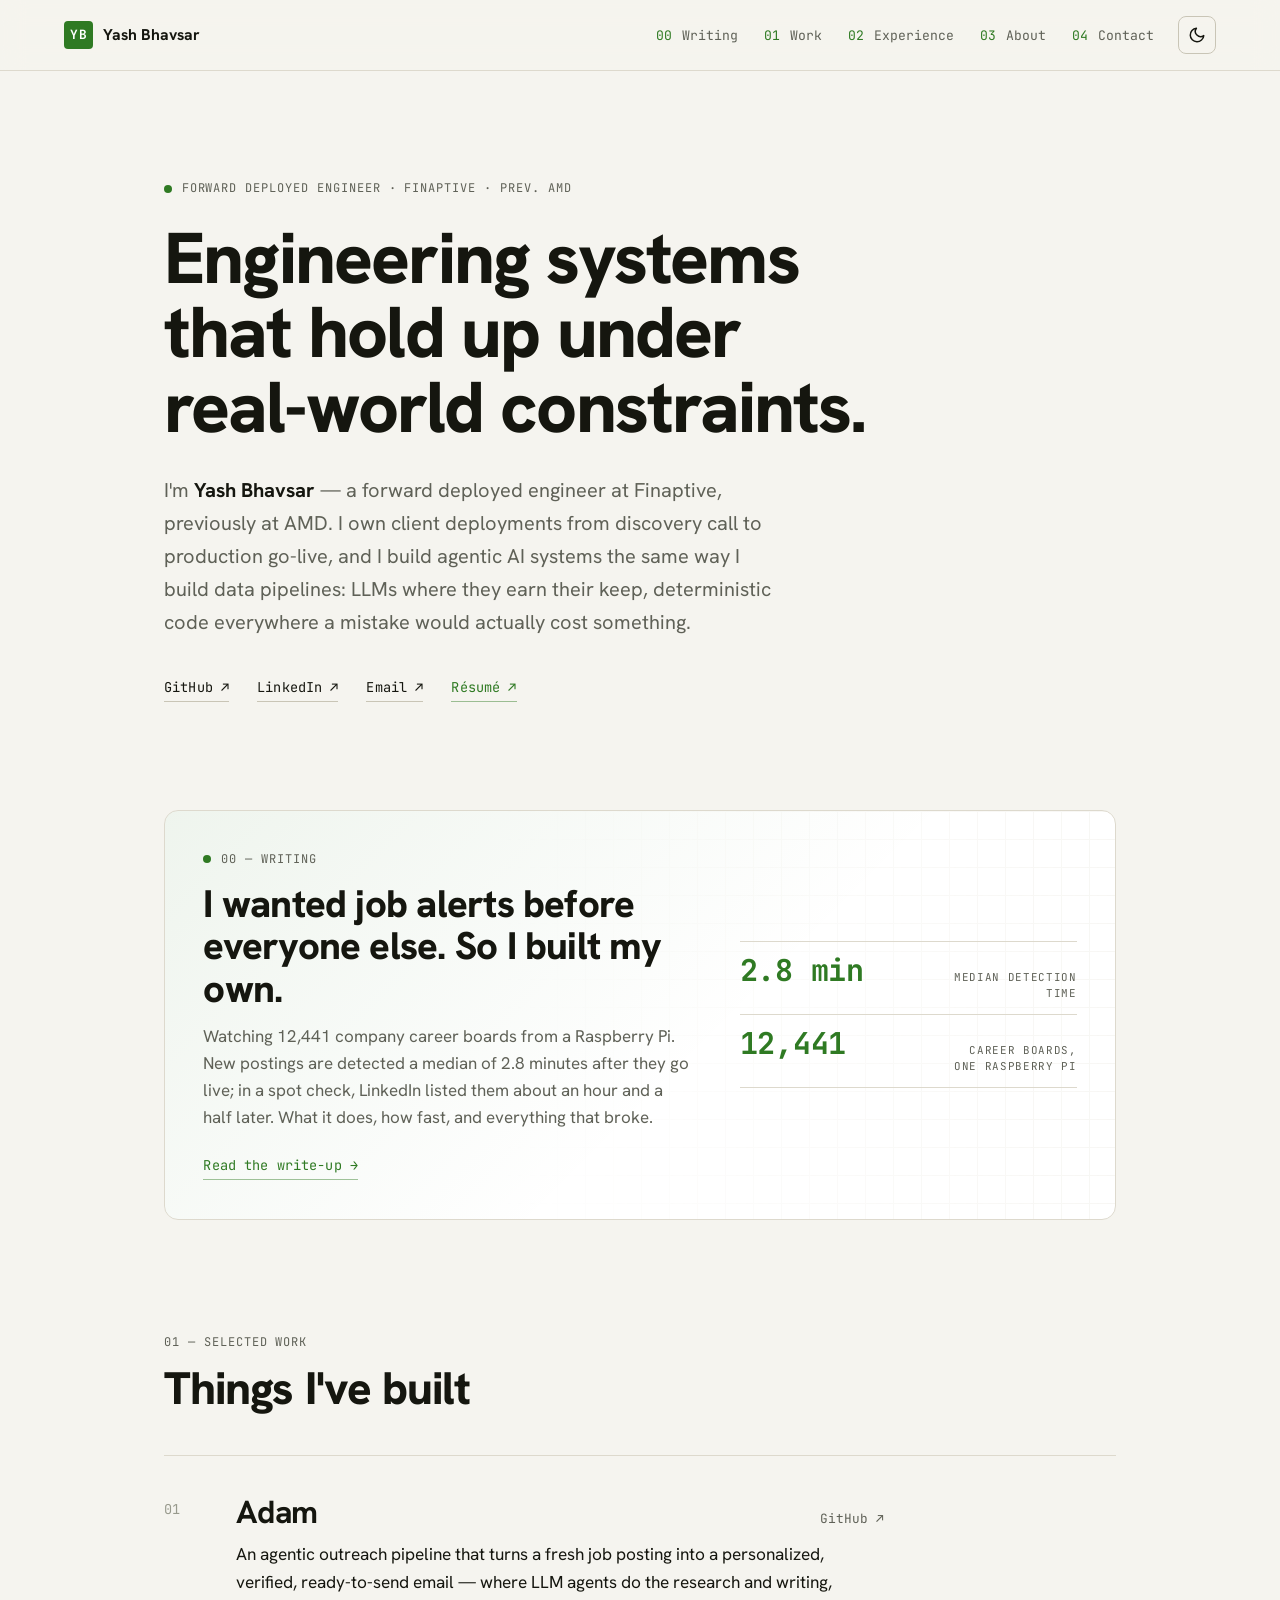
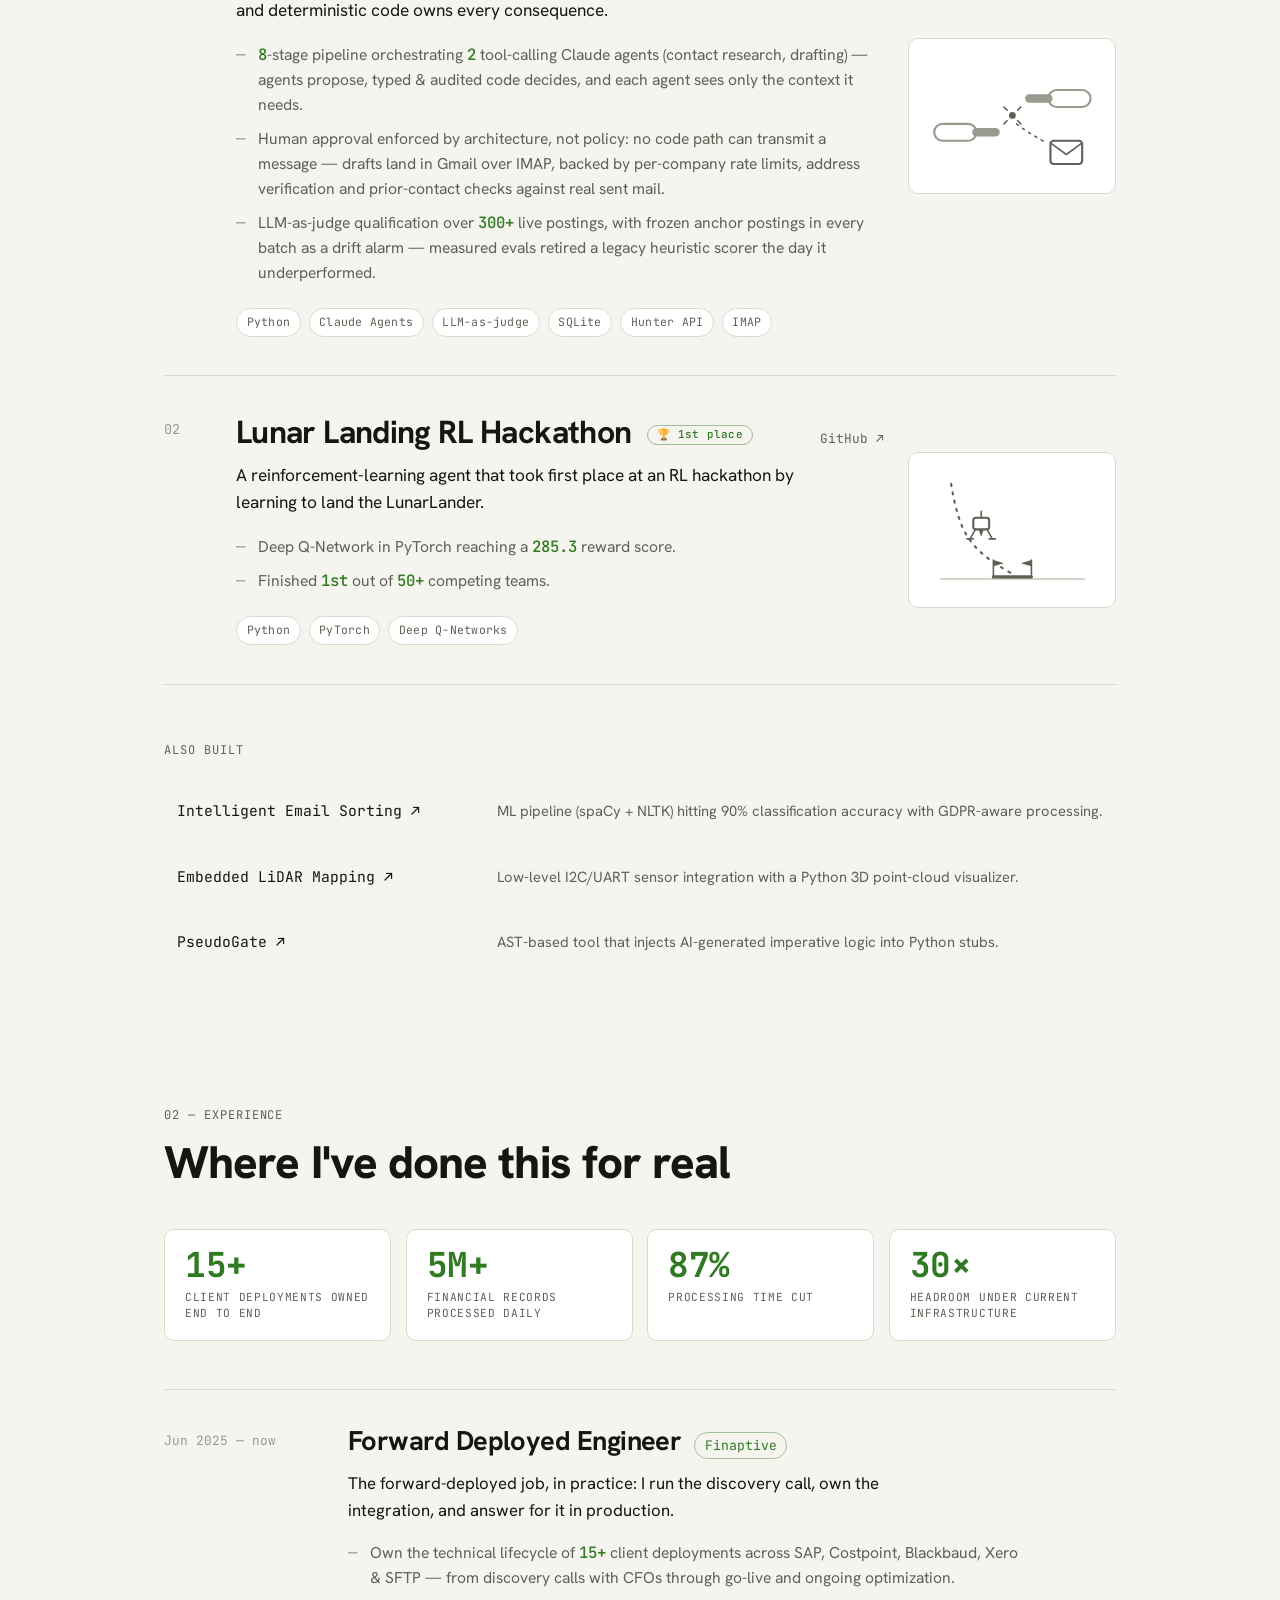
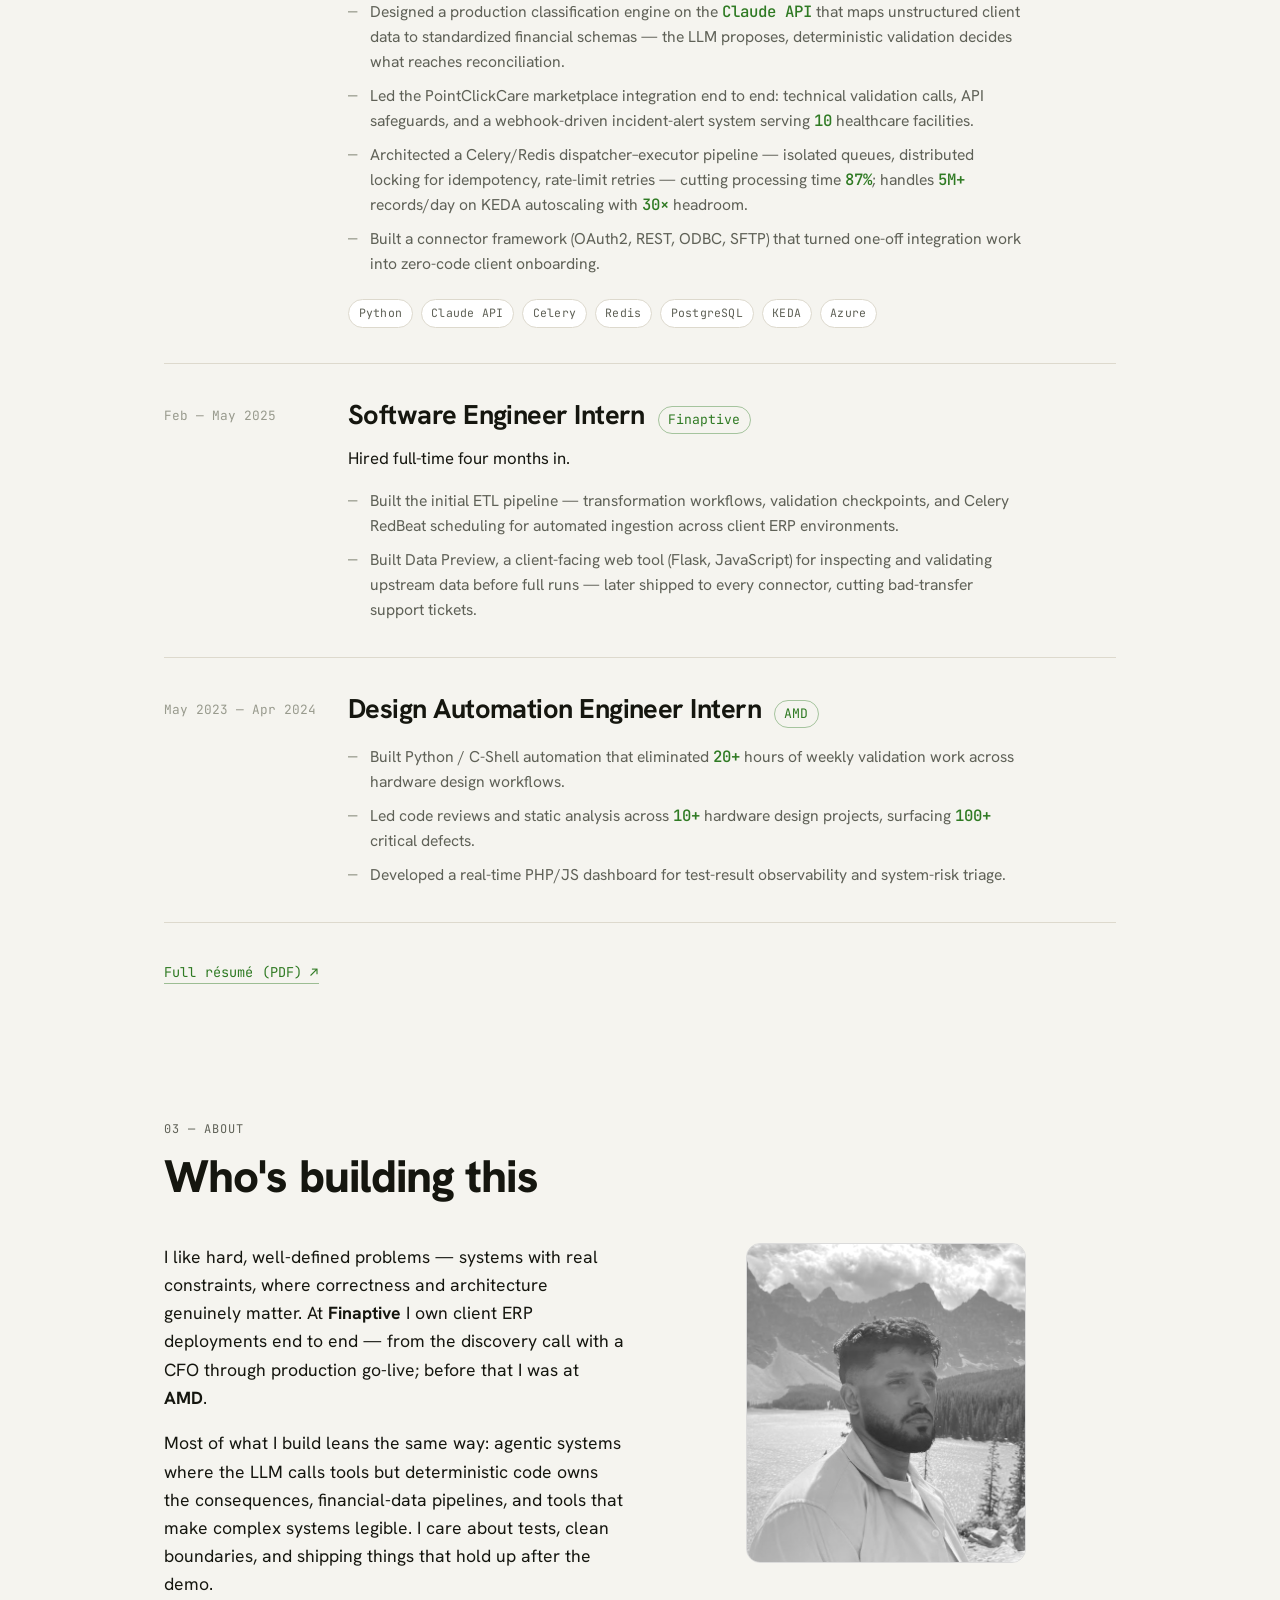
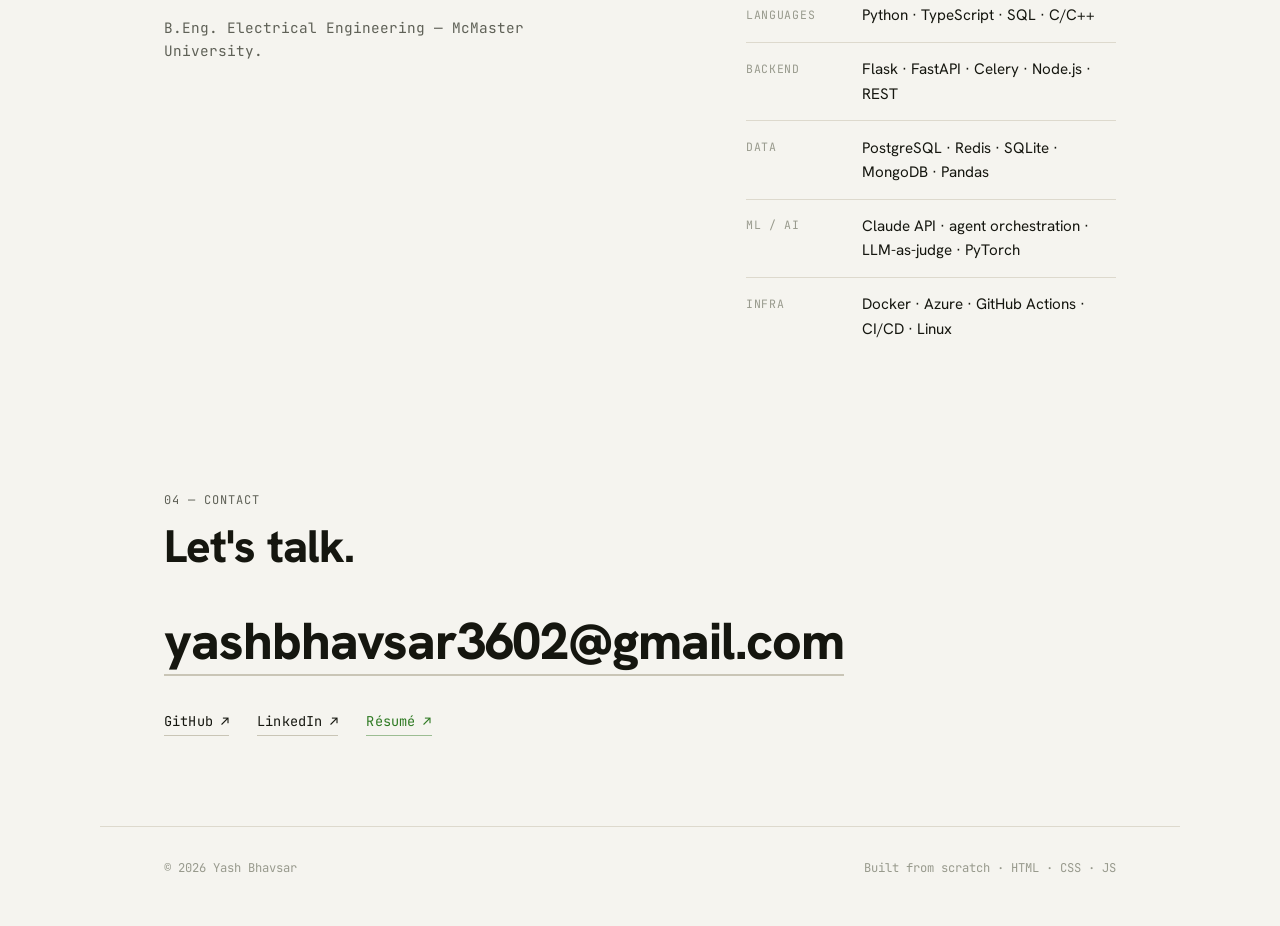
<file: index.html>
<!DOCTYPE html>
<html lang="en">
<head>
    <meta charset="UTF-8">
    <meta http-equiv="X-UA-Compatible" content="IE=edge">
    <meta name="viewport" content="width=device-width, initial-scale=1.0">

    <!-- Primary meta -->
    <title>Yash Bhavsar — Forward Deployed Engineer</title>
    <meta name="description" content="Yash Bhavsar — forward deployed engineer at Finaptive (prev. AMD). I own client deployments end to end and build agentic AI systems with deterministic guardrails, with a bias toward clean architecture and meaningful tests.">
    <meta name="author" content="Yash Bhavsar">
    <link rel="canonical" href="https://yashexe.github.io/">

    <meta name="theme-color" content="#f5f4ef" media="(prefers-color-scheme: light)">
    <meta name="theme-color" content="#0b0c0e" media="(prefers-color-scheme: dark)">

    <!-- Open Graph -->
    <meta property="og:type" content="website">
    <meta property="og:url" content="https://yashexe.github.io/">
    <meta property="og:title" content="Yash Bhavsar — Forward Deployed Engineer">
    <meta property="og:description" content="Forward deployed engineer owning client deployments end to end and building agentic AI systems with deterministic guardrails.">
    <meta property="og:image" content="https://yashexe.github.io/assets/personal/YashBhavsar.png">
    <meta property="og:image:alt" content="Portrait of Yash Bhavsar">

    <meta name="twitter:card" content="summary_large_image">
    <meta name="twitter:title" content="Yash Bhavsar — Forward Deployed Engineer">
    <meta name="twitter:description" content="Forward deployed engineer owning client deployments end to end and building agentic AI systems with deterministic guardrails.">
    <meta name="twitter:image" content="https://yashexe.github.io/assets/personal/YashBhavsar.png">

    <!-- Favicons: YB monogram on the dossier tile -->
    <link rel="icon" href="assets/favicon.ico" sizes="32x32">
    <link rel="icon" type="image/svg+xml" href="assets/favicon.svg">
    <link rel="apple-touch-icon" href="assets/apple-touch-icon.png">
    <link rel="manifest" href="assets/site.webmanifest">

    <!-- Fonts: Hanken Grotesk (sans) + JetBrains Mono (mono) -->
    <link rel="preconnect" href="https://fonts.googleapis.com">
    <link rel="preconnect" href="https://fonts.gstatic.com" crossorigin>
    <link href="https://fonts.googleapis.com/css2?family=Hanken+Grotesk:wght@400;500;600;700;800&family=JetBrains+Mono:wght@400;500;700&display=swap" rel="stylesheet">

    <link rel="stylesheet" href="styles/style.css?v=20260923b">

    <!-- Set theme before first paint to avoid a flash of the wrong theme -->
    <script>
        (function () {
            try {
                var stored = localStorage.getItem('theme');
                var theme = stored || (window.matchMedia('(prefers-color-scheme: light)').matches ? 'light' : 'dark');
                document.documentElement.setAttribute('data-theme', theme);
            } catch (e) { /* localStorage unavailable */ }
        })();
    </script>

    <script type="application/ld+json">
    {
        "@context": "https://schema.org",
        "@type": "Person",
        "name": "Yash Bhavsar",
        "url": "https://yashexe.github.io/",
        "jobTitle": "Forward Deployed Engineer",
        "worksFor": { "@type": "Organization", "name": "Finaptive" },
        "alumniOf": { "@type": "CollegeOrUniversity", "name": "McMaster University" },
        "sameAs": [
            "https://www.linkedin.com/in/yash-bhav",
            "https://github.com/yashexe"
        ]
    }
    </script>

    <script src="scripts/main.js" defer></script>
</head>
<body>
    <a class="skip-link" href="#work">Skip to content</a>

    <header class="nav" id="top">
        <a class="nav__logo" href="#top" aria-label="Yash Bhavsar — home">
            <span class="nav__logo-mark">YB</span>
            <span class="nav__logo-text">Yash Bhavsar</span>
        </a>
        <nav class="nav__links" aria-label="Primary">
            <a href="#writing"><span class="nav__num">00</span> Writing</a>
            <a href="#work"><span class="nav__num">01</span> Work</a>
            <a href="#experience"><span class="nav__num">02</span> Experience</a>
            <a href="#about"><span class="nav__num">03</span> About</a>
            <a href="#contact"><span class="nav__num">04</span> Contact</a>
        </nav>
        <button class="theme-toggle" type="button" aria-label="Toggle dark mode" title="Toggle dark mode">
            <svg class="icon-sun" viewBox="0 0 24 24" width="18" height="18" aria-hidden="true" fill="none" stroke="currentColor" stroke-width="2" stroke-linecap="round" stroke-linejoin="round"><circle cx="12" cy="12" r="5"></circle><line x1="12" y1="1" x2="12" y2="3"></line><line x1="12" y1="21" x2="12" y2="23"></line><line x1="4.22" y1="4.22" x2="5.64" y2="5.64"></line><line x1="18.36" y1="18.36" x2="19.78" y2="19.78"></line><line x1="1" y1="12" x2="3" y2="12"></line><line x1="21" y1="12" x2="23" y2="12"></line><line x1="4.22" y1="19.78" x2="5.64" y2="18.36"></line><line x1="18.36" y1="5.64" x2="19.78" y2="4.22"></line></svg>
            <svg class="icon-moon" viewBox="0 0 24 24" width="18" height="18" aria-hidden="true" fill="none" stroke="currentColor" stroke-width="2" stroke-linecap="round" stroke-linejoin="round"><path d="M21 12.79A9 9 0 1 1 11.21 3 7 7 0 0 0 21 12.79z"></path></svg>
        </button>
    </header>

    <main>
        <!-- HERO -->
        <section class="hero" id="hero">
            <p class="eyebrow hero__eyebrow"><span class="dot"></span>Forward Deployed Engineer · Finaptive · prev. AMD</p>
            <h1 class="hero__headline">Engineering systems that hold up under real-world constraints.</h1>
            <p class="hero__lead">
                I'm <strong>Yash Bhavsar</strong> — a forward deployed engineer at Finaptive, previously at AMD.
                I own client deployments from discovery call to production go-live, and I build
                agentic AI systems the same way I build data pipelines: LLMs where they earn their
                keep, deterministic code everywhere a mistake would actually cost something.
            </p>
            <div class="hero__links">
                <a class="link-mono" href="https://github.com/yashexe" target="_blank" rel="noopener">GitHub <span aria-hidden="true">↗</span></a>
                <a class="link-mono" href="https://www.linkedin.com/in/yash-bhav" target="_blank" rel="noopener">LinkedIn <span aria-hidden="true">↗</span></a>
                <a class="link-mono" href="mailto:yashbhavsar3602@gmail.com">Email <span aria-hidden="true">↗</span></a>
                <a class="link-mono link-mono--accent" href="./assets/personal/Yash_Bhavsar_Resume.pdf" target="_blank" rel="noopener">Résumé <span aria-hidden="true">↗</span></a>
            </div>
        </section>

        <!-- WRITING (featured) -->
        <section class="feature" id="writing">
            <a class="feature__card" href="writing/savitar/" data-reveal>
                <div class="feature__main">
                    <p class="eyebrow"><span class="dot"></span>00 — Writing</p>
                    <h2 class="feature__title">I wanted job alerts before everyone else. So I built my own.</h2>
                    <p class="feature__desc">
                        Watching 12,441 company career boards from a Raspberry Pi. New postings are detected
                        a median of 2.8 minutes after they go live; in a spot check, LinkedIn listed them about an hour and a half later.
                        What it does, how fast, and everything that broke.
                    </p>
                    <span class="feature__cta link-mono link-mono--accent">Read the write-up <span aria-hidden="true">→</span></span>
                </div>
                <dl class="feature__stats" aria-label="Key numbers from the write-up">
                    <div class="feature__stat">
                        <dt>median detection time</dt>
                        <dd>2.8 min</dd>
                    </div>
                    <div class="feature__stat">
                        <dt>career boards, one Raspberry&nbsp;Pi</dt>
                        <dd>12,441</dd>
                    </div>
                </dl>
            </a>
        </section>

        <!-- WORK -->
        <section class="section" id="work">
            <div class="section__head" data-reveal>
                <p class="eyebrow">01 — Selected Work</p>
                <h2 class="section__title">Things I've built</h2>
            </div>

            <ol class="projects">
                <!-- Adam -->
                <li class="project" data-reveal>
                    <div class="project__index"><span>01</span></div>
                    <div class="project__body">
                        <div class="project__heading">
                            <h3 class="project__title">Adam</h3>
                            <a class="project__link" href="https://github.com/yashexe/Adam" target="_blank" rel="noopener" aria-label="Adam on GitHub">GitHub <span aria-hidden="true">↗</span></a>
                        </div>
                        <p class="project__tagline">An agentic outreach pipeline that turns a fresh job posting into a personalized, verified, ready-to-send email — where LLM agents do the research and writing, and deterministic code owns every consequence.</p>
                        <ul class="project__points">
                            <li><span class="num">8</span>-stage pipeline orchestrating <span class="num">2</span> tool-calling Claude agents (contact research, drafting) — agents propose, typed &amp; audited code decides, and each agent sees only the context it needs.</li>
                            <li>Human approval enforced by architecture, not policy: no code path can transmit a message — drafts land in Gmail over IMAP, backed by per-company rate limits, address verification and prior-contact checks against real sent mail.</li>
                            <li>LLM-as-judge qualification over <span class="num">300+</span> live postings, with frozen anchor postings in every batch as a drift alarm — measured evals retired a legacy heuristic scorer the day it underperformed.</li>
                        </ul>
                        <ul class="project__tags">
                            <li>Python</li><li>Claude Agents</li><li>LLM-as-judge</li><li>SQLite</li><li>Hunter API</li><li>IMAP</li>
                        </ul>
                    </div>
                    <div class="project__viz" aria-hidden="true">
                        <!-- Adam: two hands reaching across the gap, spark at the near-touch, drafted mail below -->
                        <svg viewBox="0 0 160 120" stroke-linecap="round" stroke-linejoin="round">
                            <rect class="vz-dim" x="6" y="68" width="40" height="16" rx="8" stroke-width="2"></rect>
                            <rect class="vz-dimf" x="42" y="72" width="26" height="8" rx="4"></rect>
                            <rect class="vz-dim" x="114" y="36" width="40" height="16" rx="8" stroke-width="2"></rect>
                            <rect class="vz-dimf" x="92" y="40" width="26" height="8" rx="4"></rect>
                            <circle class="vz-sigf" cx="80" cy="60" r="3.2"></circle>
                            <line class="vz-sig" x1="72" y1="52" x2="75" y2="55" stroke-width="1.5"></line>
                            <line class="vz-sig" x1="85" y1="65" x2="88" y2="68" stroke-width="1.5"></line>
                            <line class="vz-sig" x1="72" y1="68" x2="75" y2="65" stroke-width="1.5"></line>
                            <line class="vz-sig" x1="85" y1="55" x2="88" y2="52" stroke-width="1.5"></line>
                            <path class="vz-sig" d="M84 68 C 94 76, 102 80, 112 86" stroke-width="1.5" stroke-dasharray="2 5"></path>
                            <rect class="vz-sig" x="116" y="84" width="30" height="22" rx="3" stroke-width="2"></rect>
                            <path class="vz-sig" d="M116 86 L131 97 L146 86" stroke-width="1.5"></path>
                        </svg>
                    </div>
                </li>

                <!-- Lunar Landing RL Hackathon -->
                <li class="project" data-reveal>
                    <div class="project__index"><span>02</span></div>
                    <div class="project__body">
                        <div class="project__heading">
                            <h3 class="project__title">Lunar Landing RL Hackathon <span class="project__award">🏆 1st place</span></h3>
                            <a class="project__link" href="https://github.com/rabiut/RL_Hackathon" target="_blank" rel="noopener" aria-label="Lunar Landing RL Hackathon on GitHub">GitHub <span aria-hidden="true">↗</span></a>
                        </div>
                        <p class="project__tagline">A reinforcement-learning agent that took first place at an RL hackathon by learning to land the LunarLander.</p>
                        <ul class="project__points">
                            <li>Deep Q-Network in PyTorch reaching a <span class="num">285.3</span> reward score.</li>
                            <li>Finished <span class="num">1st</span> out of <span class="num">50+</span> competing teams.</li>
                        </ul>
                        <ul class="project__tags">
                            <li>Python</li><li>PyTorch</li><li>Deep Q-Networks</li>
                        </ul>
                    </div>
                    <div class="project__viz" aria-hidden="true">
                        <!-- Lunar Lander: lander descending a trajectory onto a flagged pad -->
                        <svg viewBox="0 0 160 120" stroke-linecap="round" stroke-linejoin="round">
                            <line class="vz-grid" x1="12" y1="106" x2="148" y2="106" stroke-width="1.5"></line>
                            <path class="vz-sig" d="M22 16 C 30 64, 40 78, 78 100" stroke-width="2" stroke-dasharray="2 6"></path>
                            <line class="vz-sig" x1="62" y1="104" x2="98" y2="104" stroke-width="3"></line>
                            <line class="vz-sig" x1="62" y1="104" x2="62" y2="88" stroke-width="1.5"></line>
                            <path class="vz-sigf" d="M62 88 L72 91 L62 94 Z"></path>
                            <line class="vz-sig" x1="98" y1="104" x2="98" y2="88" stroke-width="1.5"></line>
                            <path class="vz-sigf" d="M98 88 L88 91 L98 94 Z"></path>
                            <rect class="vz-sig" x="43" y="48" width="15" height="11" rx="2.5" stroke-width="2"></rect>
                            <line class="vz-sig" x1="50.5" y1="48" x2="50.5" y2="42" stroke-width="1.5"></line>
                            <line class="vz-sig" x1="45" y1="59" x2="40" y2="68" stroke-width="1.5"></line>
                            <line class="vz-sig" x1="56" y1="59" x2="61" y2="68" stroke-width="1.5"></line>
                            <line class="vz-sig" x1="37" y1="68" x2="43" y2="68" stroke-width="1.5"></line>
                            <line class="vz-sig" x1="58" y1="68" x2="64" y2="68" stroke-width="1.5"></line>
                            <path class="vz-sigf" d="M48 59 L53 59 L50.5 66 Z"></path>
                        </svg>
                    </div>
                </li>
            </ol>

            <!-- Secondary / earlier work -->
            <div class="more" data-reveal>
                <p class="eyebrow">Also built</p>
                <ul class="more__list">
                    <li>
                        <a href="https://github.com/yashexe/nextmove-capstone" target="_blank" rel="noopener">
                            <span class="more__name">Intelligent Email Sorting <span aria-hidden="true">↗</span></span>
                            <span class="more__desc">ML pipeline (spaCy + NLTK) hitting 90% classification accuracy with GDPR-aware processing.</span>
                        </a>
                    </li>
                    <li>
                        <a href="https://github.com/yashexe/LiDAR-based-3D-Mapping-project" target="_blank" rel="noopener">
                            <span class="more__name">Embedded LiDAR Mapping <span aria-hidden="true">↗</span></span>
                            <span class="more__desc">Low-level I2C/UART sensor integration with a Python 3D point-cloud visualizer.</span>
                        </a>
                    </li>
                    <li>
                        <a href="https://github.com/yashexe/vscode-pseudogate" target="_blank" rel="noopener">
                            <span class="more__name">PseudoGate <span aria-hidden="true">↗</span></span>
                            <span class="more__desc">AST-based tool that injects AI-generated imperative logic into Python stubs.</span>
                        </a>
                    </li>
                </ul>
            </div>
                </section>

        <section class="section" id="experience">
            <div class="section__head" data-reveal>
                <p class="eyebrow">02 — Experience</p>
                <h2 class="section__title">Where I've done this for real</h2>
            </div>

            <dl class="xp-stats" data-reveal>
                <div class="xp-stat">
                    <dt>client deployments owned end&nbsp;to&nbsp;end</dt>
                    <dd>15+</dd>
                </div>
                <div class="xp-stat">
                    <dt>financial records processed daily</dt>
                    <dd>5M+</dd>
                </div>
                <div class="xp-stat">
                    <dt>processing time cut</dt>
                    <dd>87%</dd>
                </div>
                <div class="xp-stat">
                    <dt>headroom under current infrastructure</dt>
                    <dd>30×</dd>
                </div>
            </dl>

            <ol class="xp">
                <li class="xp__item" data-reveal>
                    <div class="xp__when"><span>Jun 2025 — now</span></div>
                    <div class="xp__body">
                        <div class="xp__heading">
                            <h3 class="xp__role">Forward Deployed Engineer</h3>
                            <span class="xp__org">Finaptive</span>
                        </div>
                        <p class="xp__summary">
                            The forward-deployed job, in practice: I run the discovery call,
                            own the integration, and answer for it in production.
                        </p>
                        <ul class="project__points">
                            <li>Own the technical lifecycle of <span class="num">15+</span> client deployments across SAP, Costpoint, Blackbaud, Xero &amp; SFTP — from discovery calls with CFOs through go-live and ongoing optimization.</li>
                            <li>Designed a production classification engine on the <span class="num">Claude API</span> that maps unstructured client data to standardized financial schemas — the LLM proposes, deterministic validation decides what reaches reconciliation.</li>
                            <li>Led the PointClickCare marketplace integration end to end: technical validation calls, API safeguards, and a webhook-driven incident-alert system serving <span class="num">10</span> healthcare facilities.</li>
                            <li>Architected a Celery/Redis dispatcher–executor pipeline — isolated queues, distributed locking for idempotency, rate-limit retries — cutting processing time <span class="num">87%</span>; handles <span class="num">5M+</span> records/day on KEDA autoscaling with <span class="num">30×</span> headroom.</li>
                            <li>Built a connector framework (OAuth2, REST, ODBC, SFTP) that turned one-off integration work into zero-code client onboarding.</li>
                        </ul>
                        <ul class="project__tags">
                            <li>Python</li><li>Claude API</li><li>Celery</li><li>Redis</li><li>PostgreSQL</li><li>KEDA</li><li>Azure</li>
                        </ul>
                    </div>
                </li>

                <li class="xp__item" data-reveal>
                    <div class="xp__when"><span>Feb — May 2025</span></div>
                    <div class="xp__body">
                        <div class="xp__heading">
                            <h3 class="xp__role">Software Engineer Intern</h3>
                            <span class="xp__org">Finaptive</span>
                        </div>
                        <p class="xp__summary">
                            Hired full-time four months in.
                        </p>
                        <ul class="project__points">
                            <li>Built the initial ETL pipeline — transformation workflows, validation checkpoints, and Celery RedBeat scheduling for automated ingestion across client ERP environments.</li>
                            <li>Built Data Preview, a client-facing web tool (Flask, JavaScript) for inspecting and validating upstream data before full runs — later shipped to every connector, cutting bad-transfer support tickets.</li>
                        </ul>
                    </div>
                </li>

                <li class="xp__item" data-reveal>
                    <div class="xp__when"><span>May 2023 — Apr 2024</span></div>
                    <div class="xp__body">
                        <div class="xp__heading">
                            <h3 class="xp__role">Design Automation Engineer Intern</h3>
                            <span class="xp__org">AMD</span>
                        </div>
                        <ul class="project__points">
                            <li>Built Python / C-Shell automation that eliminated <span class="num">20+</span> hours of weekly validation work across hardware design workflows.</li>
                            <li>Led code reviews and static analysis across <span class="num">10+</span> hardware design projects, surfacing <span class="num">100+</span> critical defects.</li>
                            <li>Developed a real-time PHP/JS dashboard for test-result observability and system-risk triage.</li>
                        </ul>
                    </div>
                </li>
            </ol>

            <p class="xp__cta" data-reveal>
                <a class="link-mono link-mono--accent" href="./assets/personal/Yash_Bhavsar_Resume.pdf" target="_blank" rel="noopener">Full résumé (PDF) <span aria-hidden="true">↗</span></a>
            </p>
        </section>

        <!-- ABOUT -->
        <section class="section" id="about">
            <div class="section__head" data-reveal>
                <p class="eyebrow">03 — About</p>
                <h2 class="section__title">Who's building this</h2>
            </div>
            <div class="about" data-reveal>
                <div class="about__main">
                    <p>
                        I like hard, well-defined problems — systems with real constraints, where
                        correctness and architecture genuinely matter. At <strong>Finaptive</strong> I own
                        client ERP deployments end to end — from the discovery call with a CFO through
                        production go-live; before that I was at <strong>AMD</strong>.
                    </p>
                    <p>
                        Most of what I build leans the same way: agentic systems where the LLM calls
                        tools but deterministic code owns the consequences, financial-data pipelines,
                        and tools that make complex systems legible. I care about tests, clean
                        boundaries, and shipping things that hold up after the demo.
                    </p>
                    <p class="about__edu">
                        B.Eng. Electrical Engineering — McMaster University.
                    </p>
                </div>
                <div class="about__side">
                    <img class="about__photo" src="./assets/personal/YashBhavsar.png" alt="Yash Bhavsar" width="320" height="320" loading="lazy" decoding="async" />
                    <dl class="stack">
                        <div class="stack__group">
                            <dt>Languages</dt>
                            <dd>Python · TypeScript · SQL · C/C++</dd>
                        </div>
                        <div class="stack__group">
                            <dt>Backend</dt>
                            <dd>Flask · FastAPI · Celery · Node.js · REST</dd>
                        </div>
                        <div class="stack__group">
                            <dt>Data</dt>
                            <dd>PostgreSQL · Redis · SQLite · MongoDB · Pandas</dd>
                        </div>
                        <div class="stack__group">
                            <dt>ML / AI</dt>
                            <dd>Claude API · agent orchestration · LLM-as-judge · PyTorch</dd>
                        </div>
                        <div class="stack__group">
                            <dt>Infra</dt>
                            <dd>Docker · Azure · GitHub Actions · CI/CD · Linux</dd>
                        </div>
                    </dl>
                </div>
            </div>
        </section>

        <!-- CONTACT -->
        <section class="section section--contact" id="contact">
            <div class="section__head" data-reveal>
                <p class="eyebrow">04 — Contact</p>
                <h2 class="section__title contact__title">Let's talk.</h2>
            </div>
            <div class="contact" data-reveal>
                <a class="contact__email" href="mailto:yashbhavsar3602@gmail.com">yashbhavsar3602@gmail.com</a>
                <div class="contact__links">
                    <a class="link-mono" href="https://github.com/yashexe" target="_blank" rel="noopener">GitHub <span aria-hidden="true">↗</span></a>
                    <a class="link-mono" href="https://www.linkedin.com/in/yash-bhav" target="_blank" rel="noopener">LinkedIn <span aria-hidden="true">↗</span></a>
                    <a class="link-mono link-mono--accent" href="./assets/personal/Yash_Bhavsar_Resume.pdf" target="_blank" rel="noopener">Résumé <span aria-hidden="true">↗</span></a>
                </div>
            </div>
        </section>
    </main>

    <footer class="footer">
        <span>© <span id="year"></span> Yash Bhavsar</span>
        <span class="footer__meta">Built from scratch · HTML · CSS · JS</span>
    </footer>
</body>
</html>
</file>
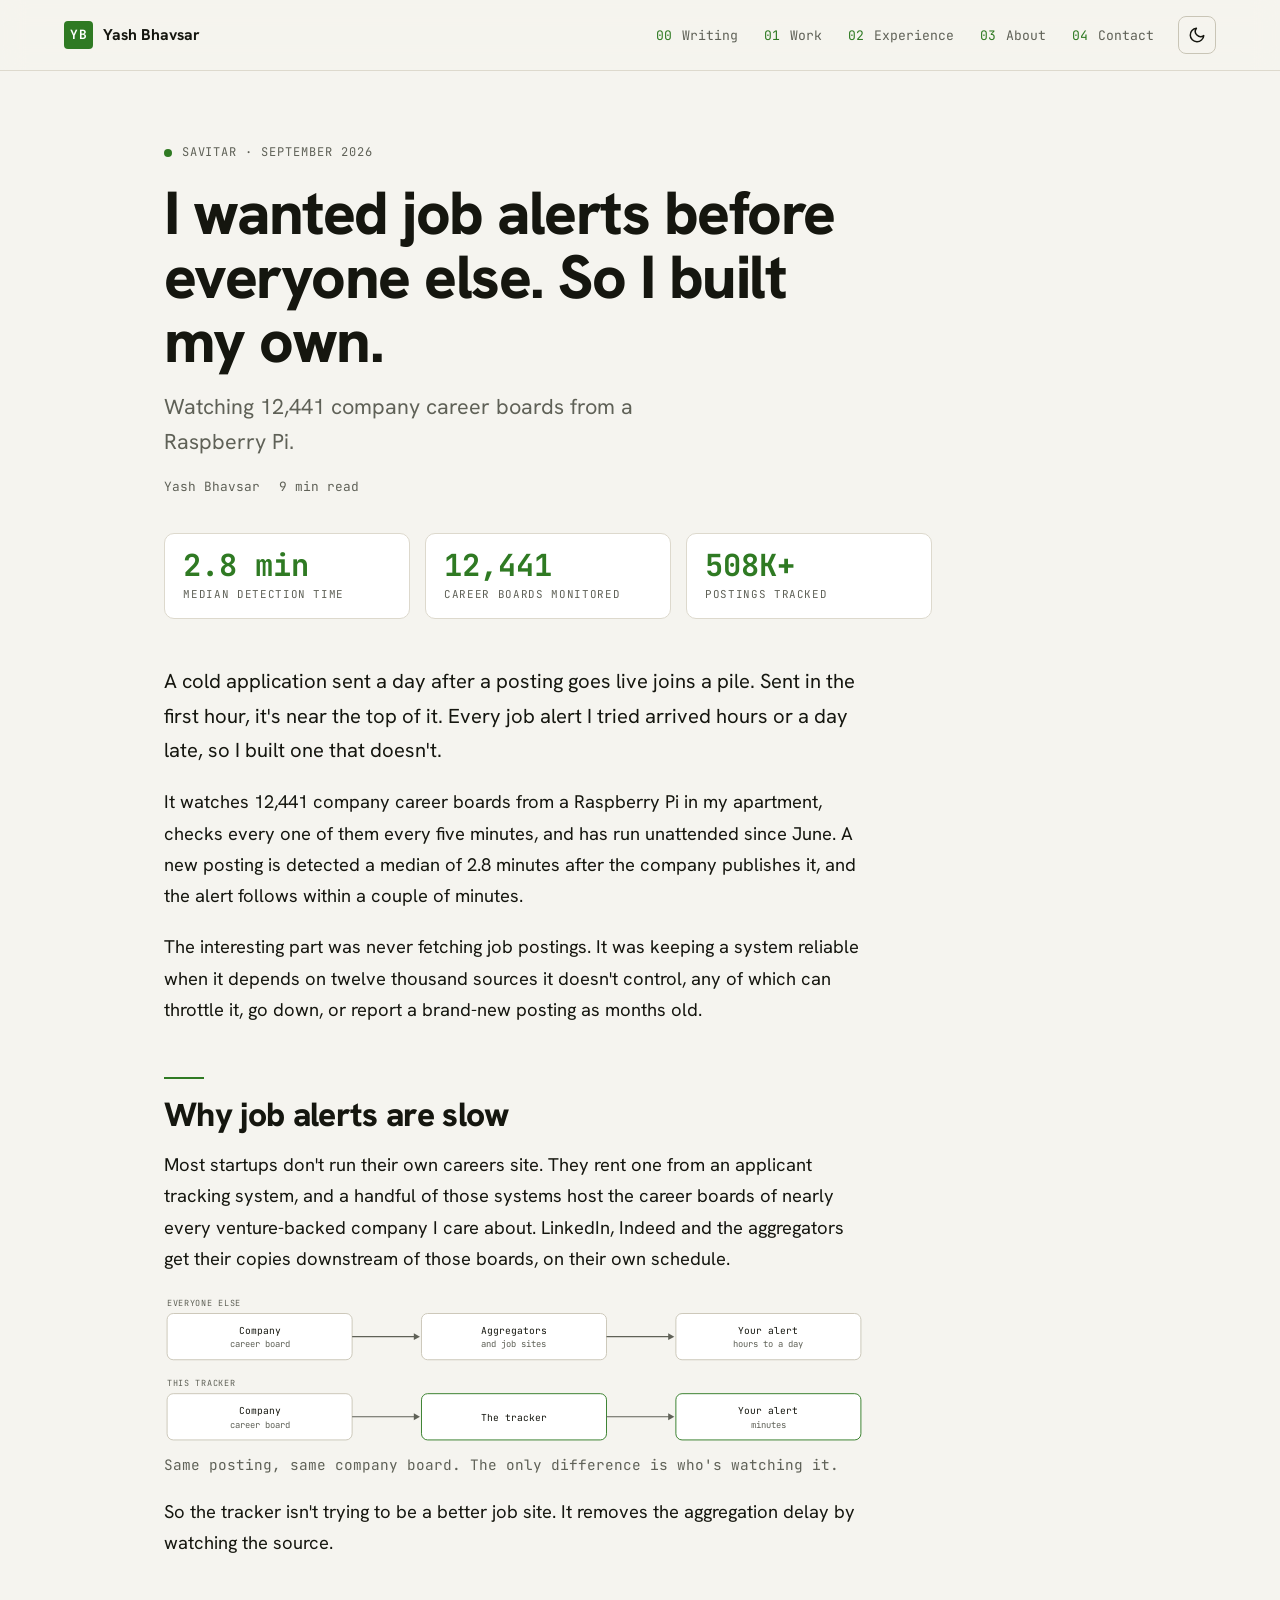
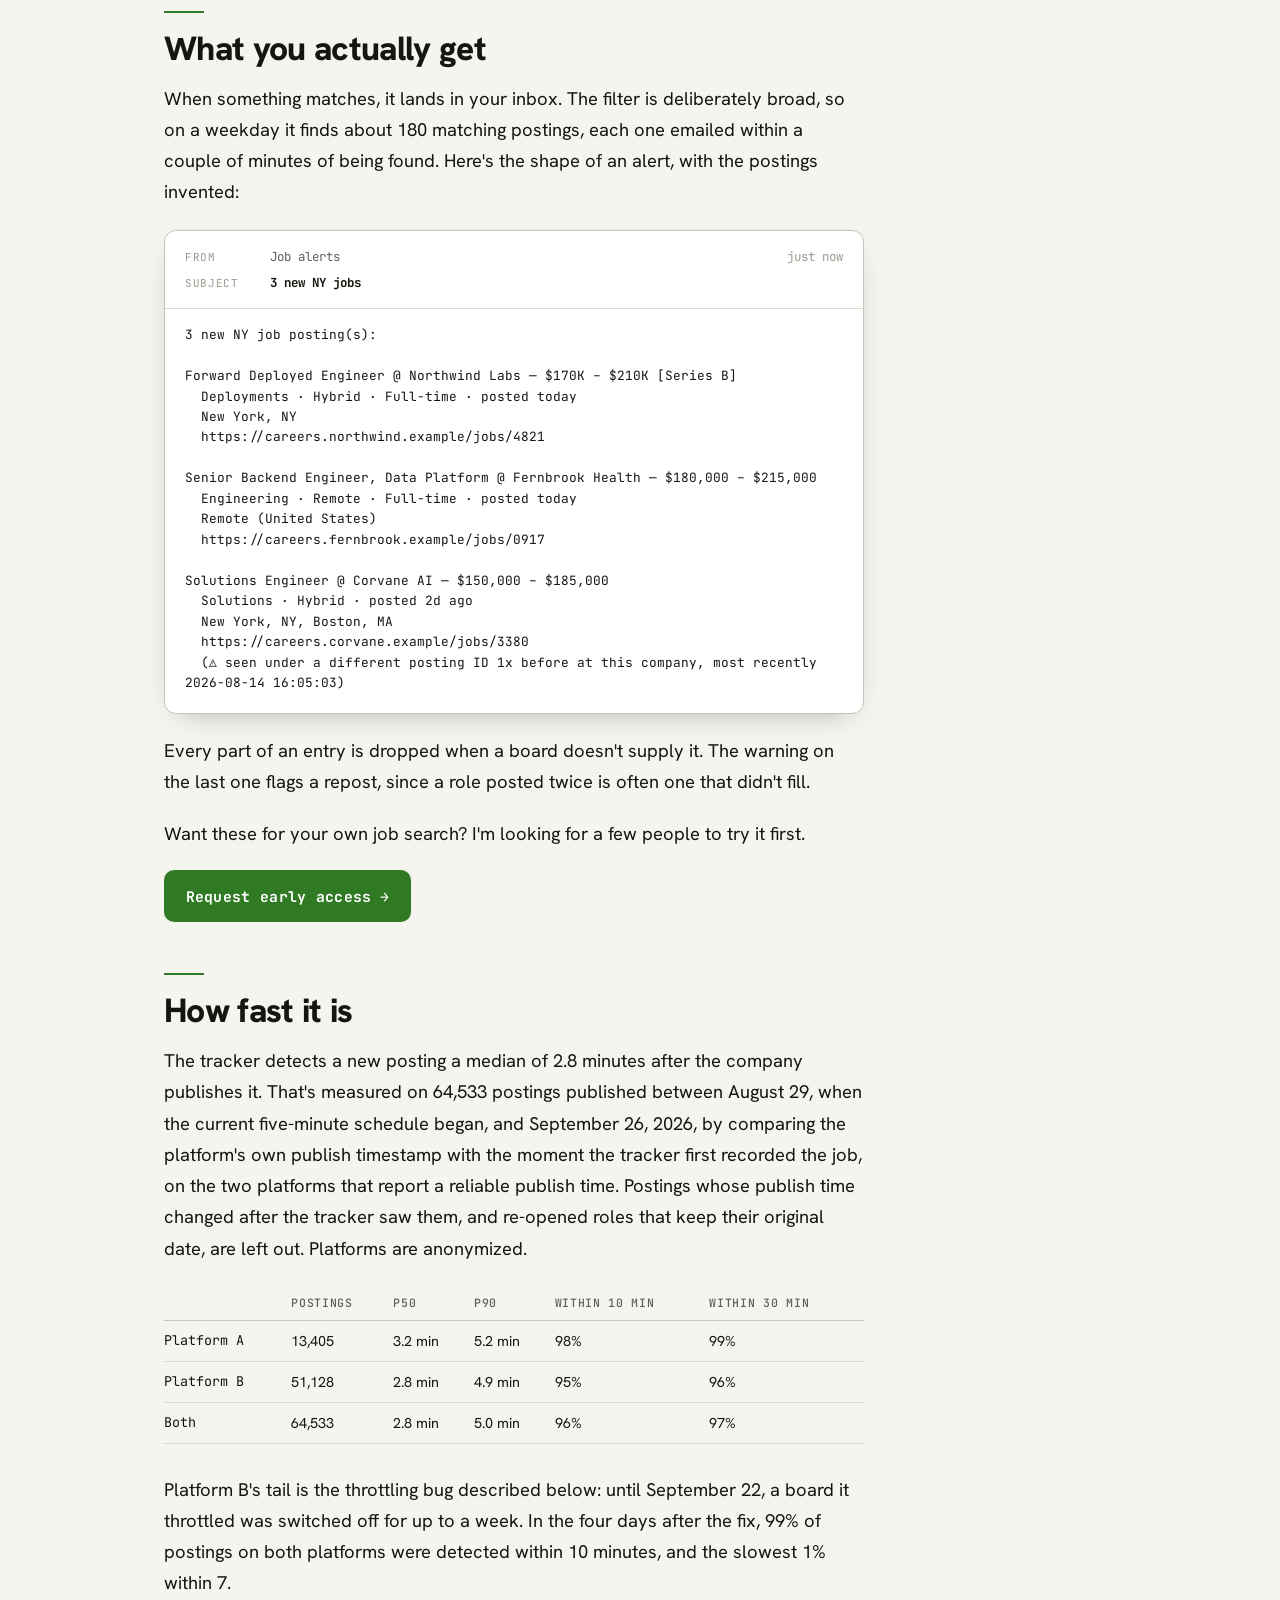
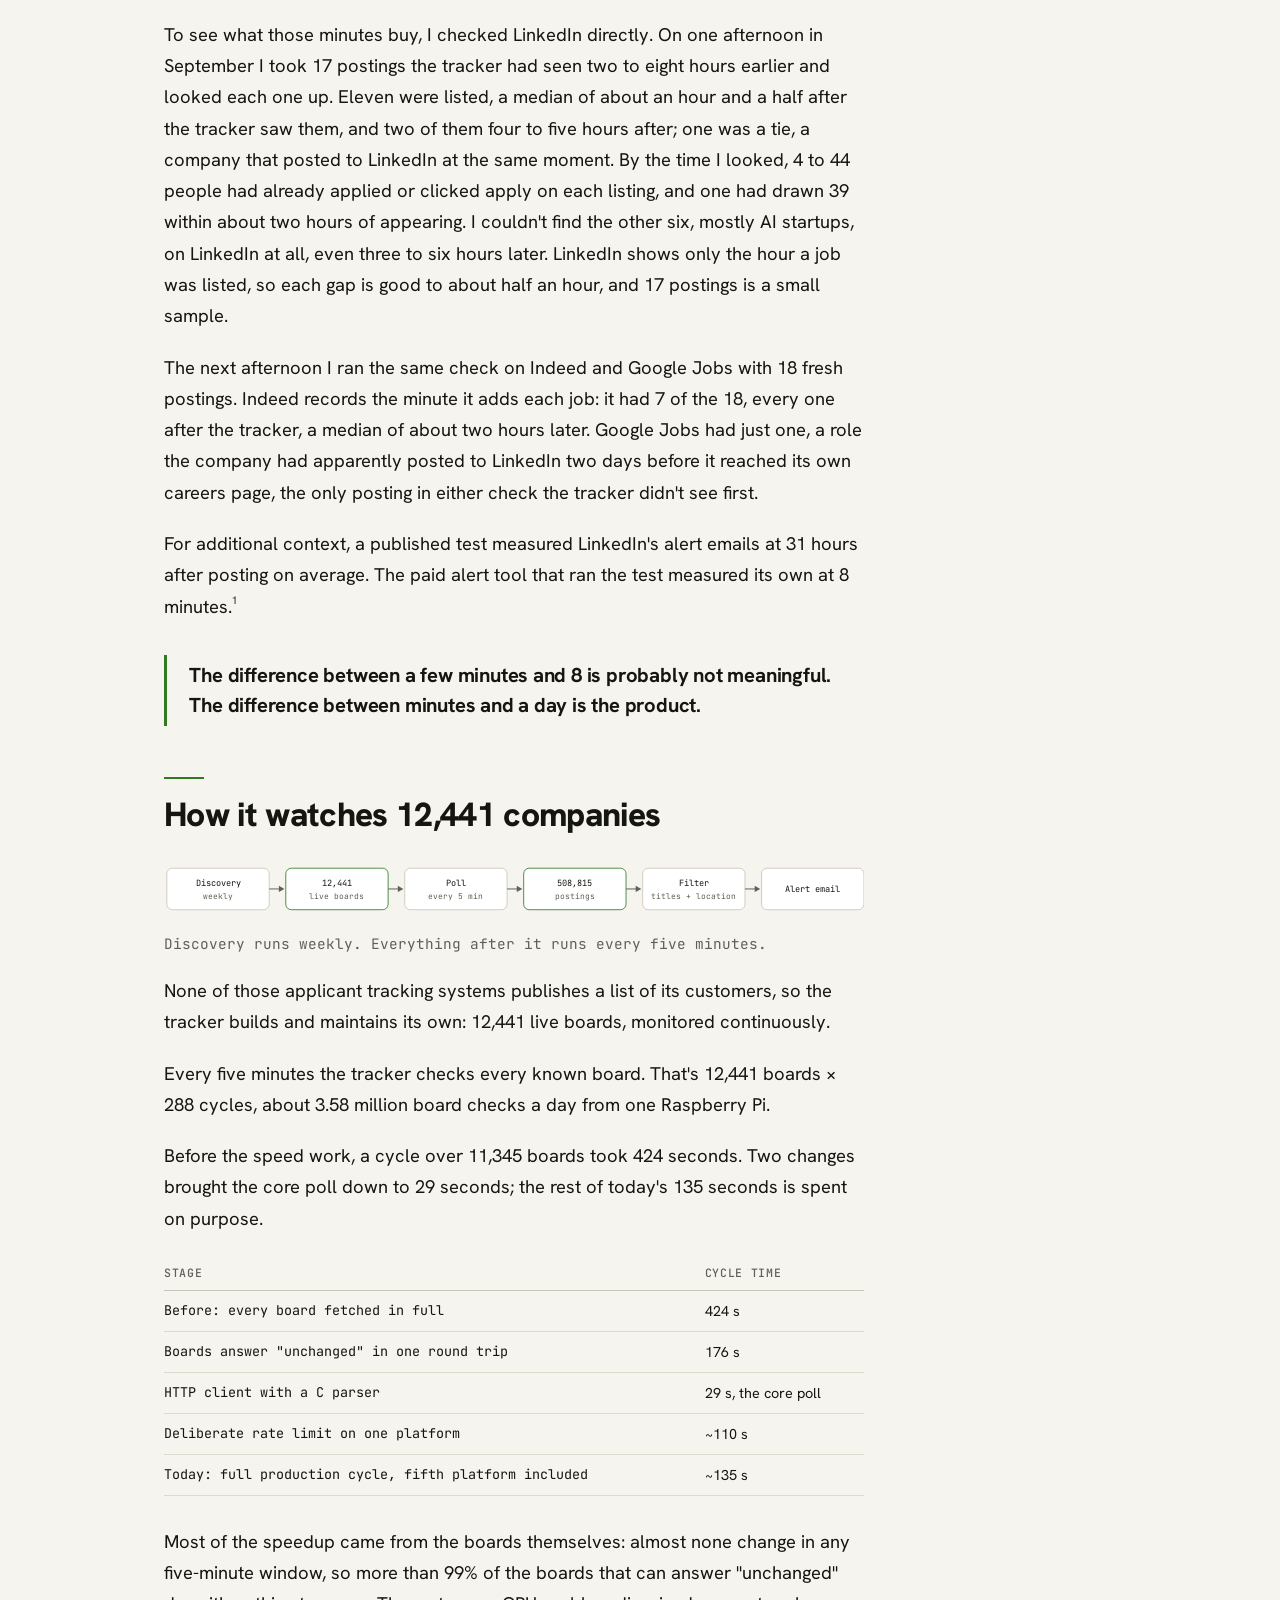
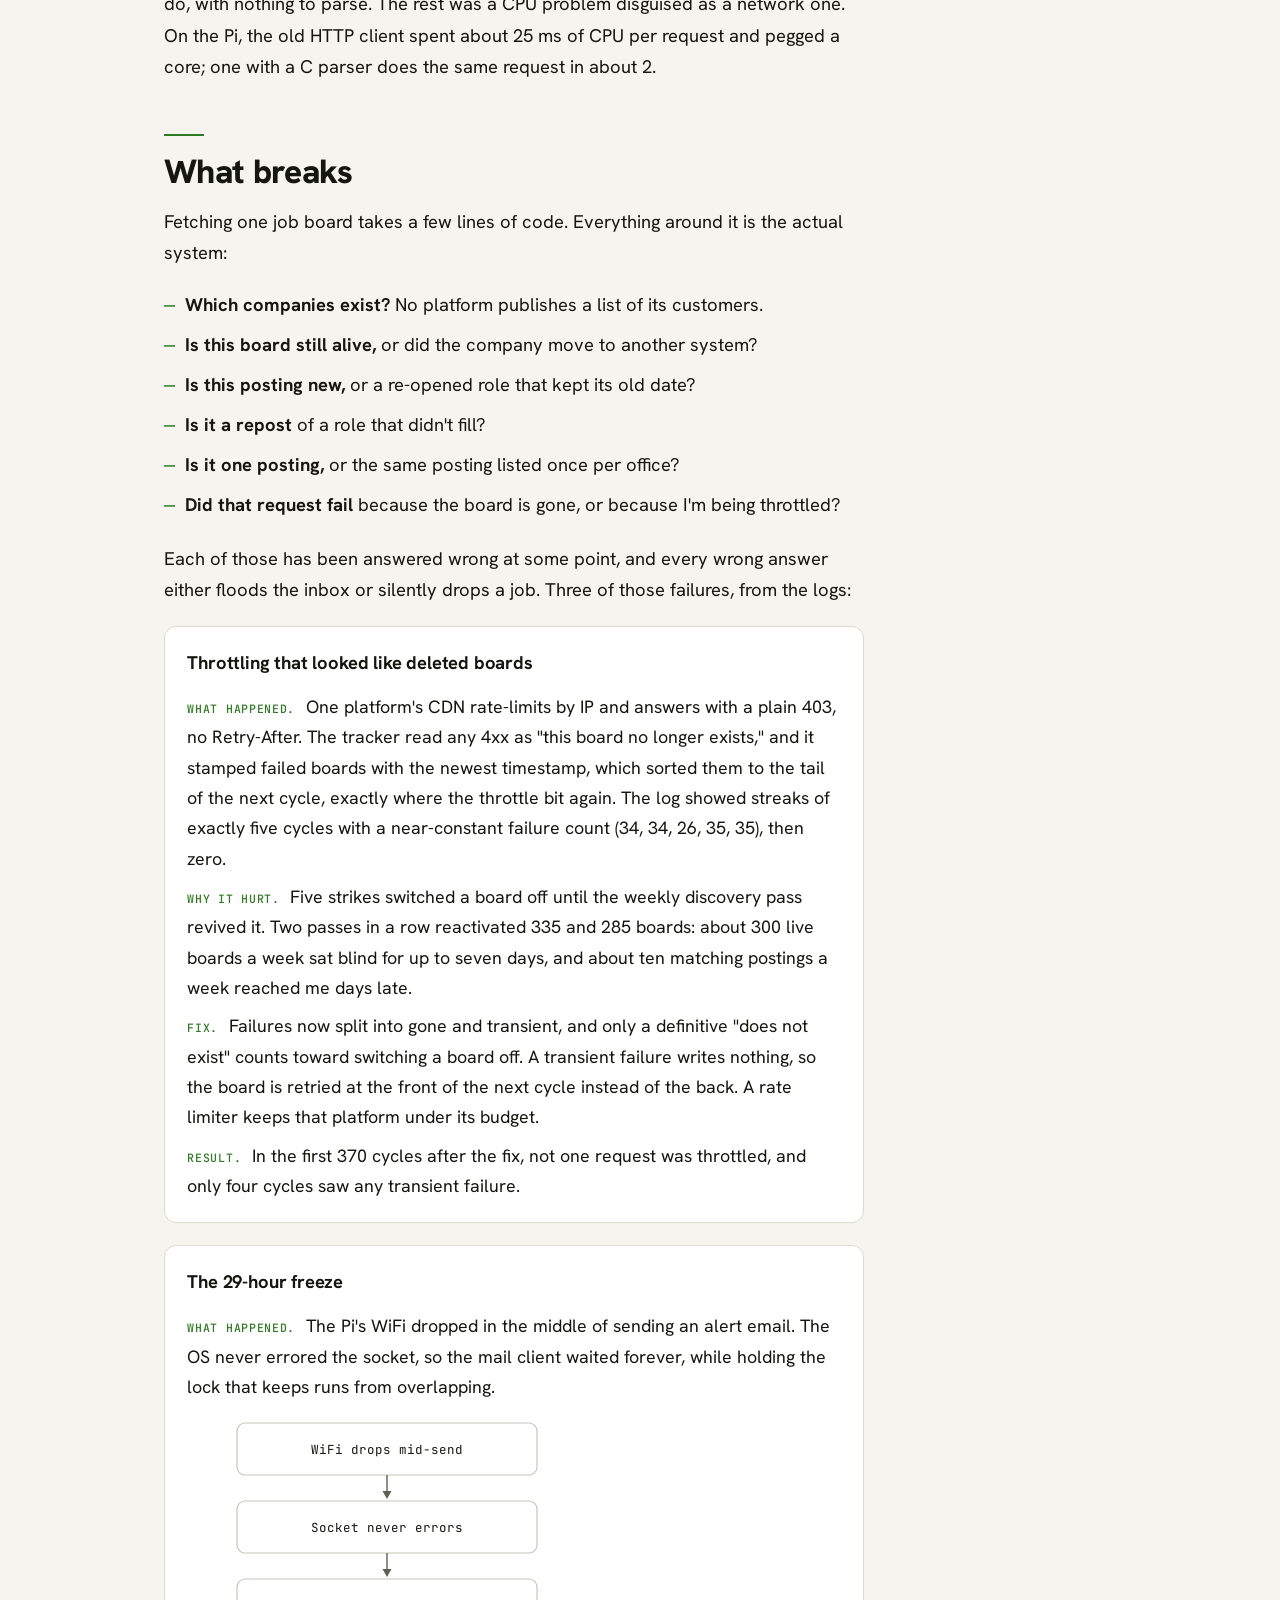
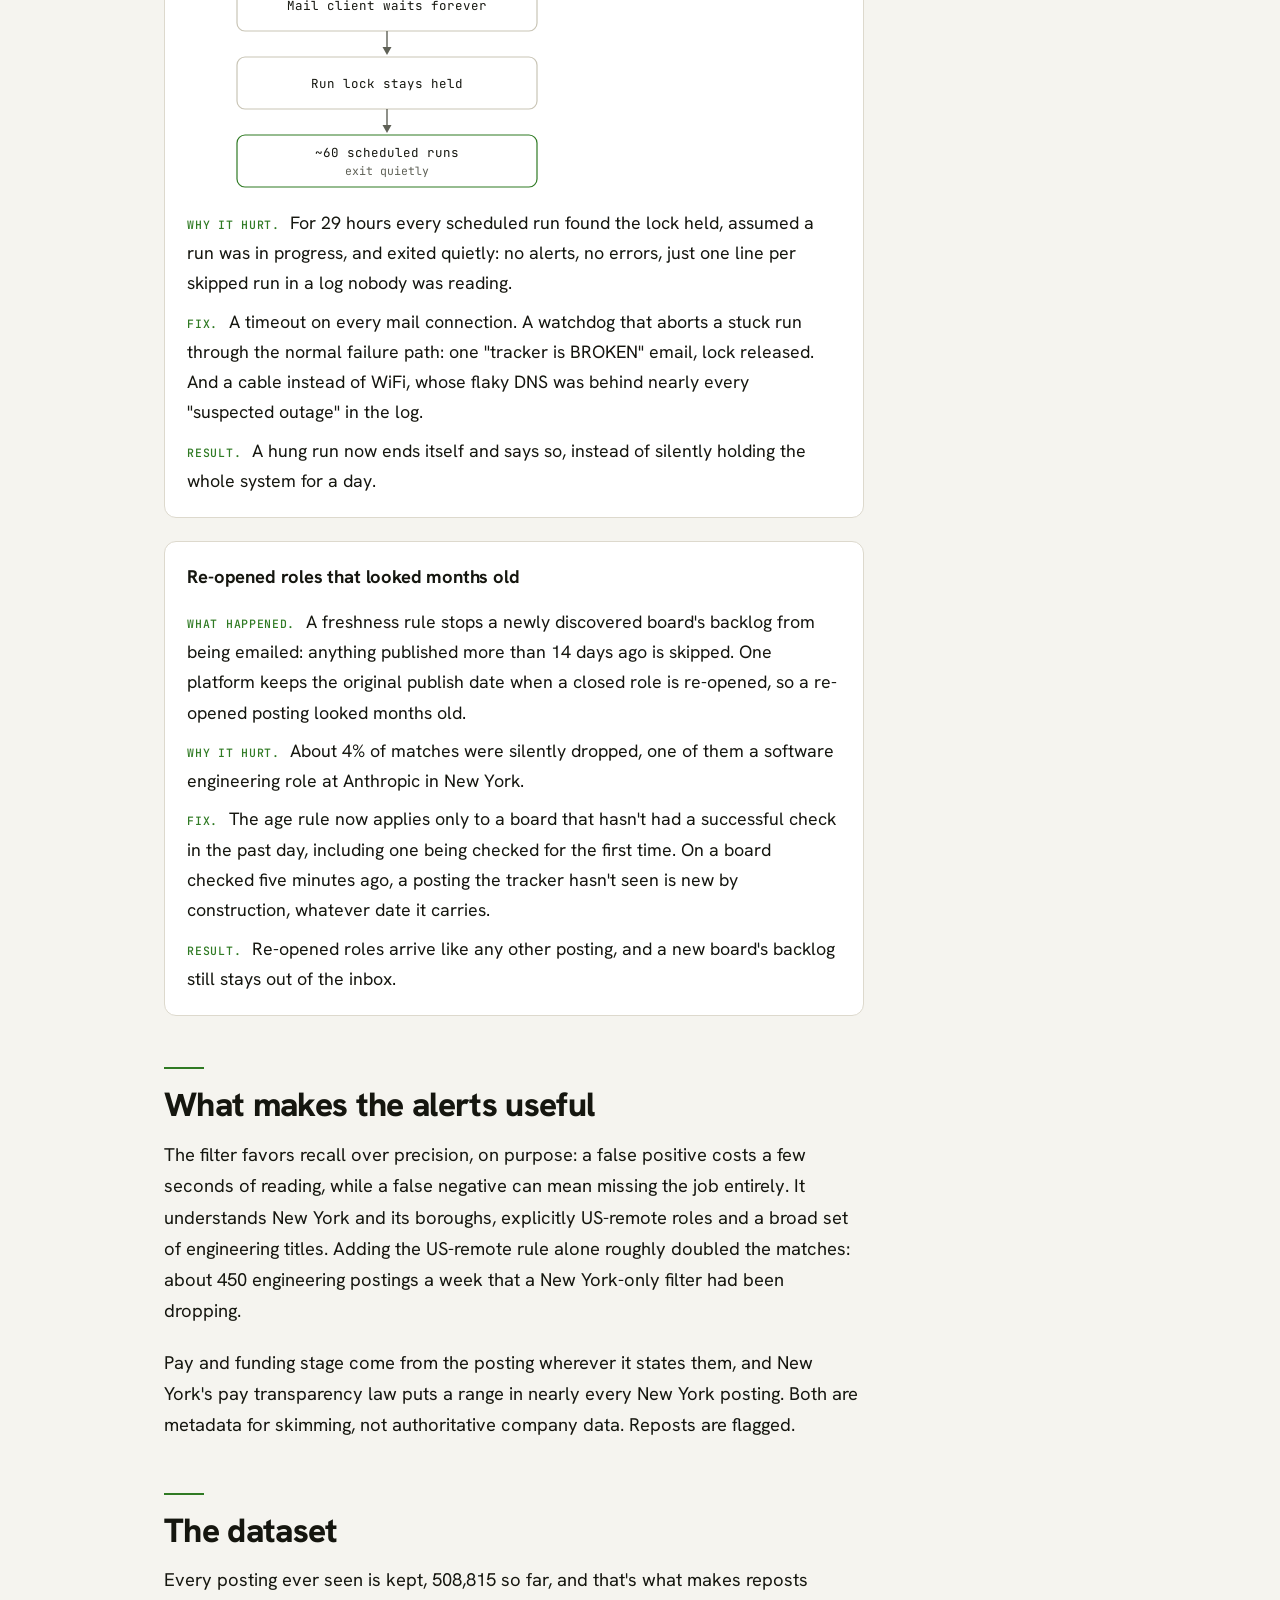
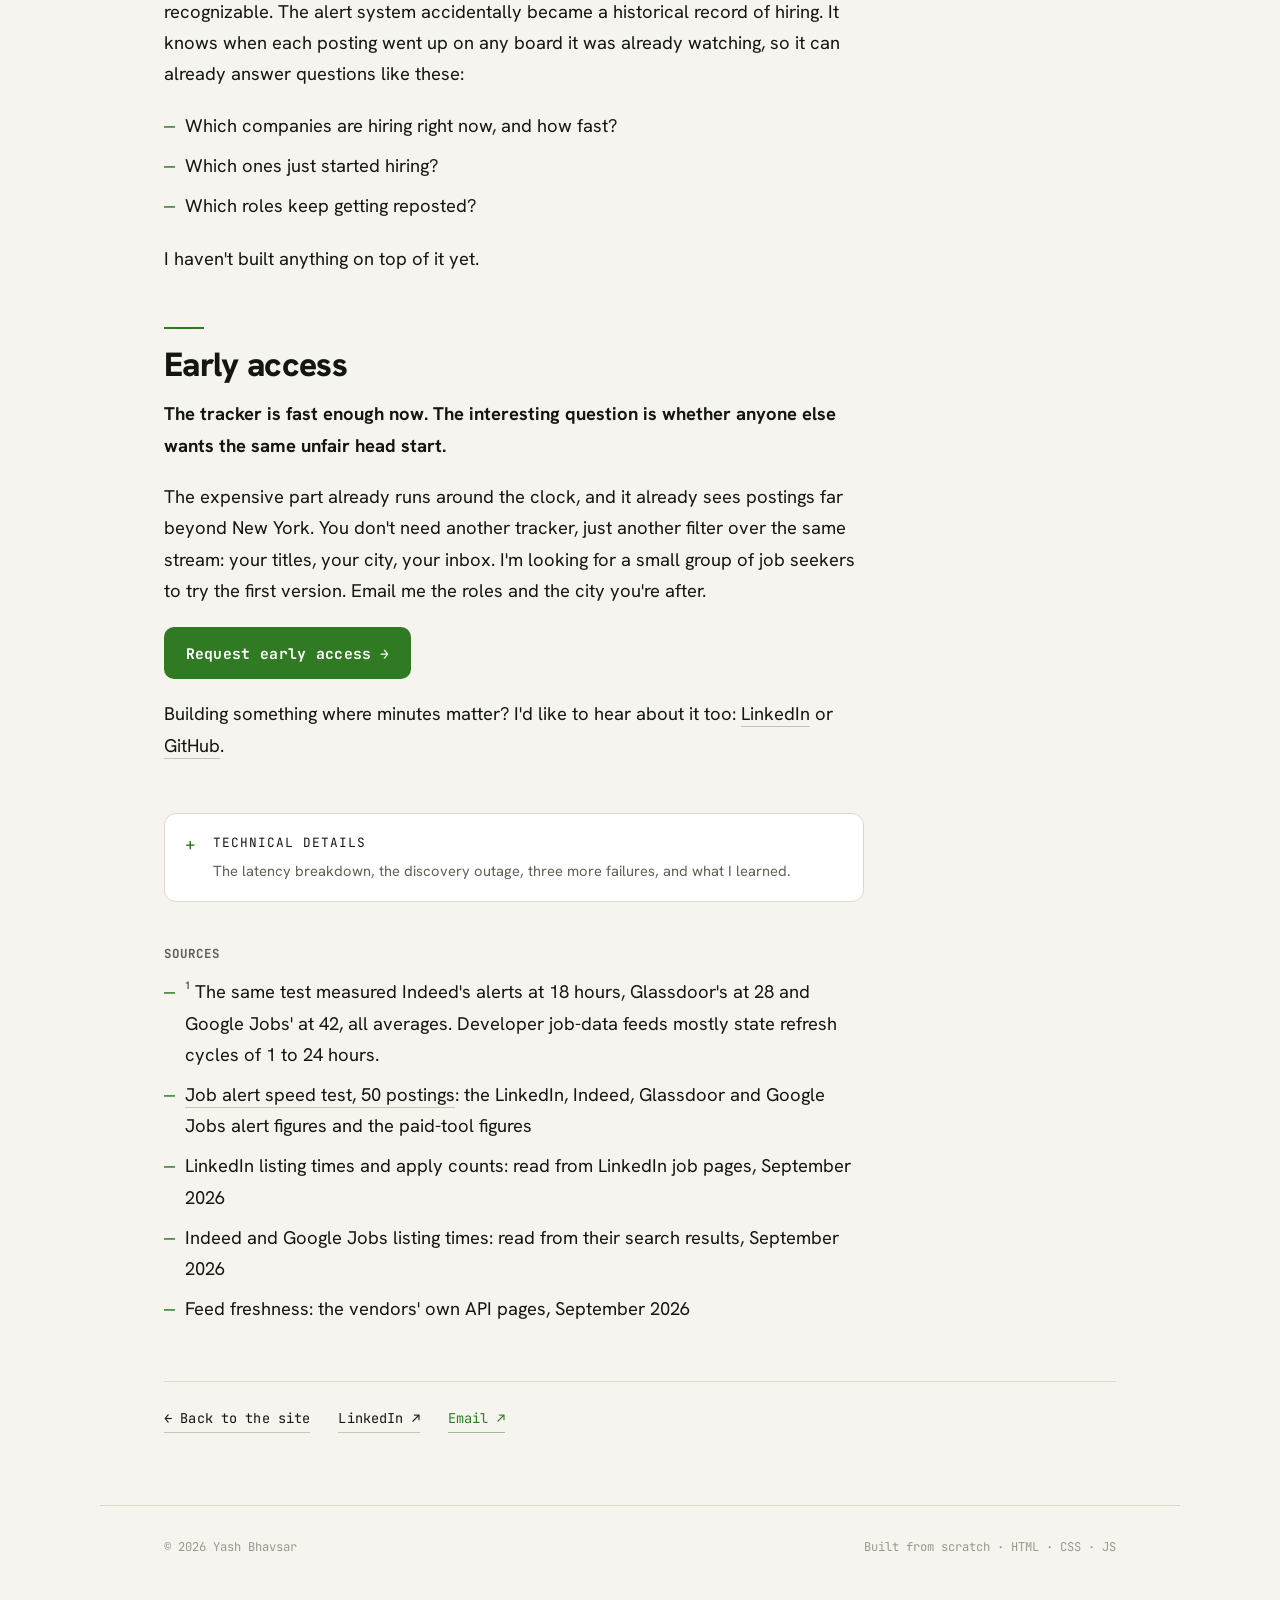
<file: writing/job-boards-raspberry-pi/index.html>
<!DOCTYPE html>
<html lang="en">
<head>
    <meta charset="UTF-8">
    <title>Savitar — Yash Bhavsar</title>
    <meta name="robots" content="noindex">
    <link rel="canonical" href="https://yashexe.github.io/writing/savitar/">
    <meta http-equiv="refresh" content="0; url=/writing/savitar/">
    <script>location.replace("/writing/savitar/" + location.hash);</script>
</head>
<body>
    <p>This post moved to <a href="/writing/savitar/">yashexe.github.io/writing/savitar/</a>.</p>
</body>
</html>
</file>
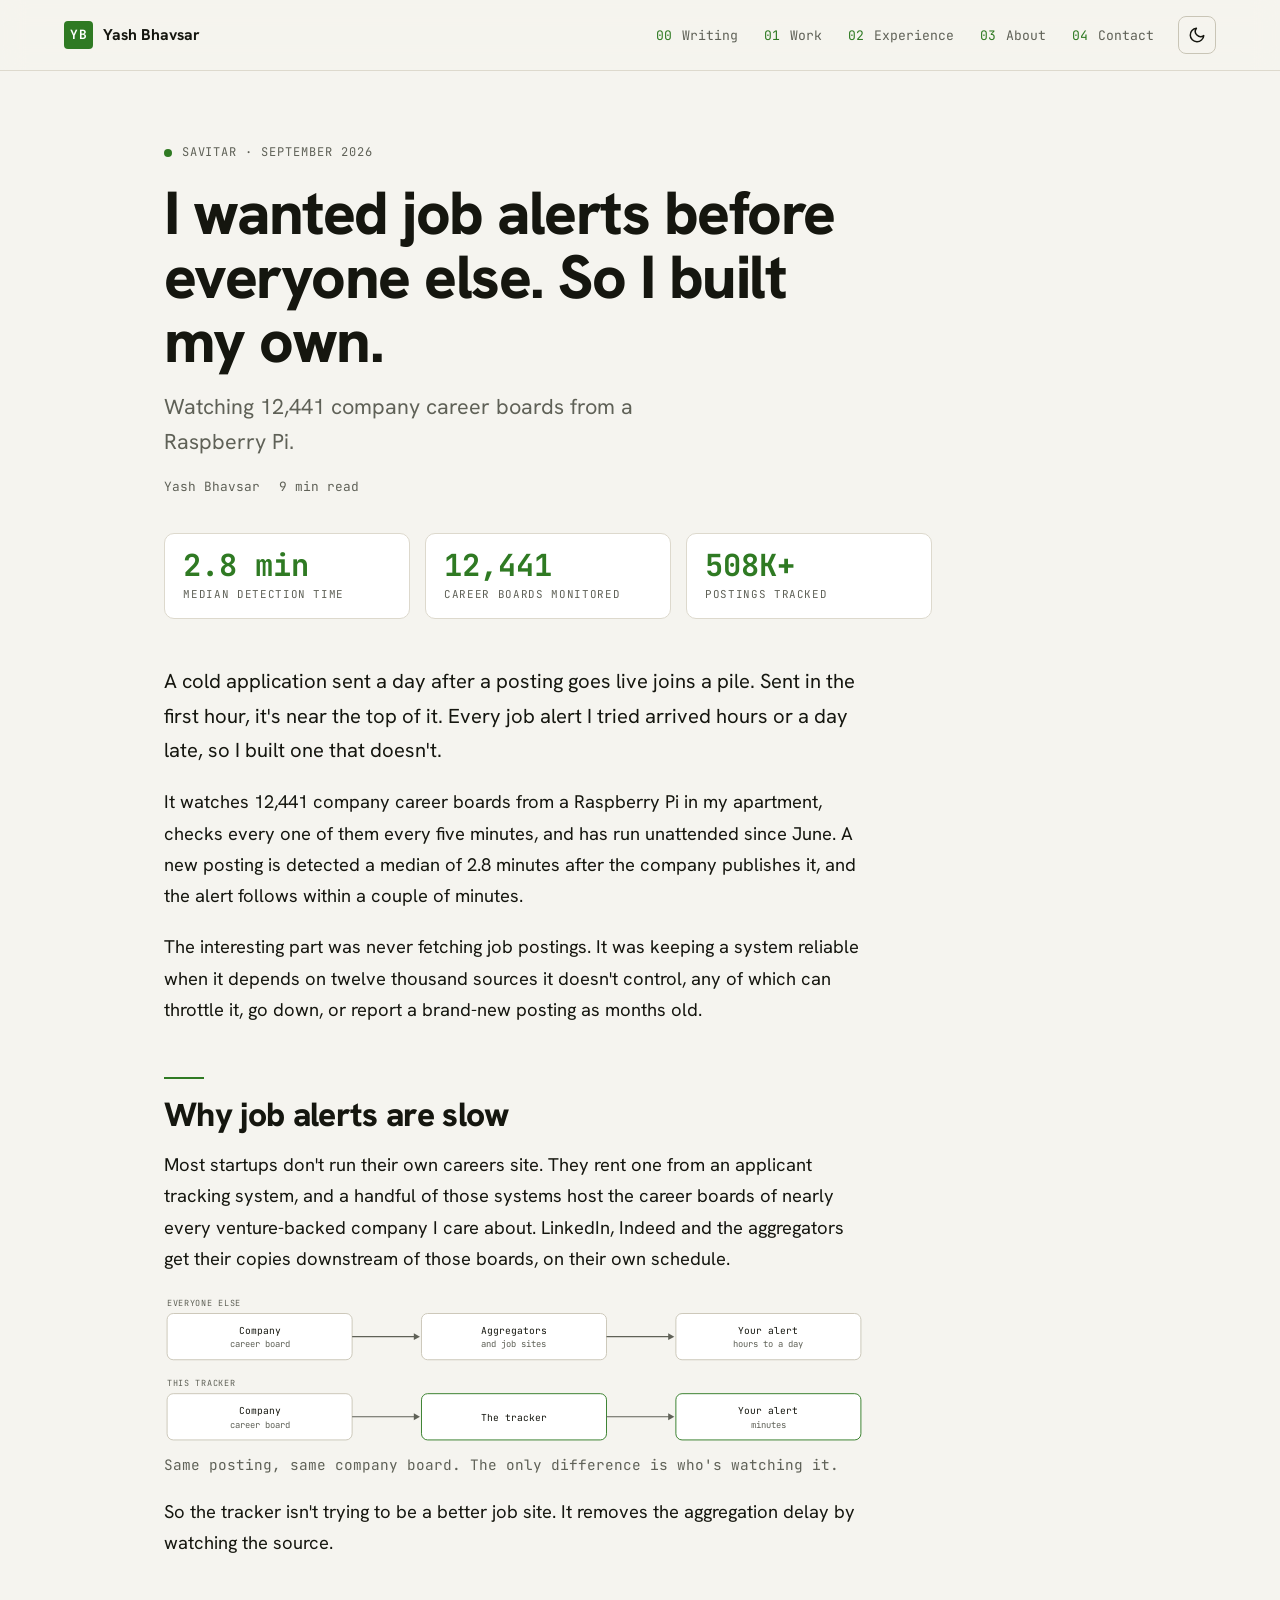
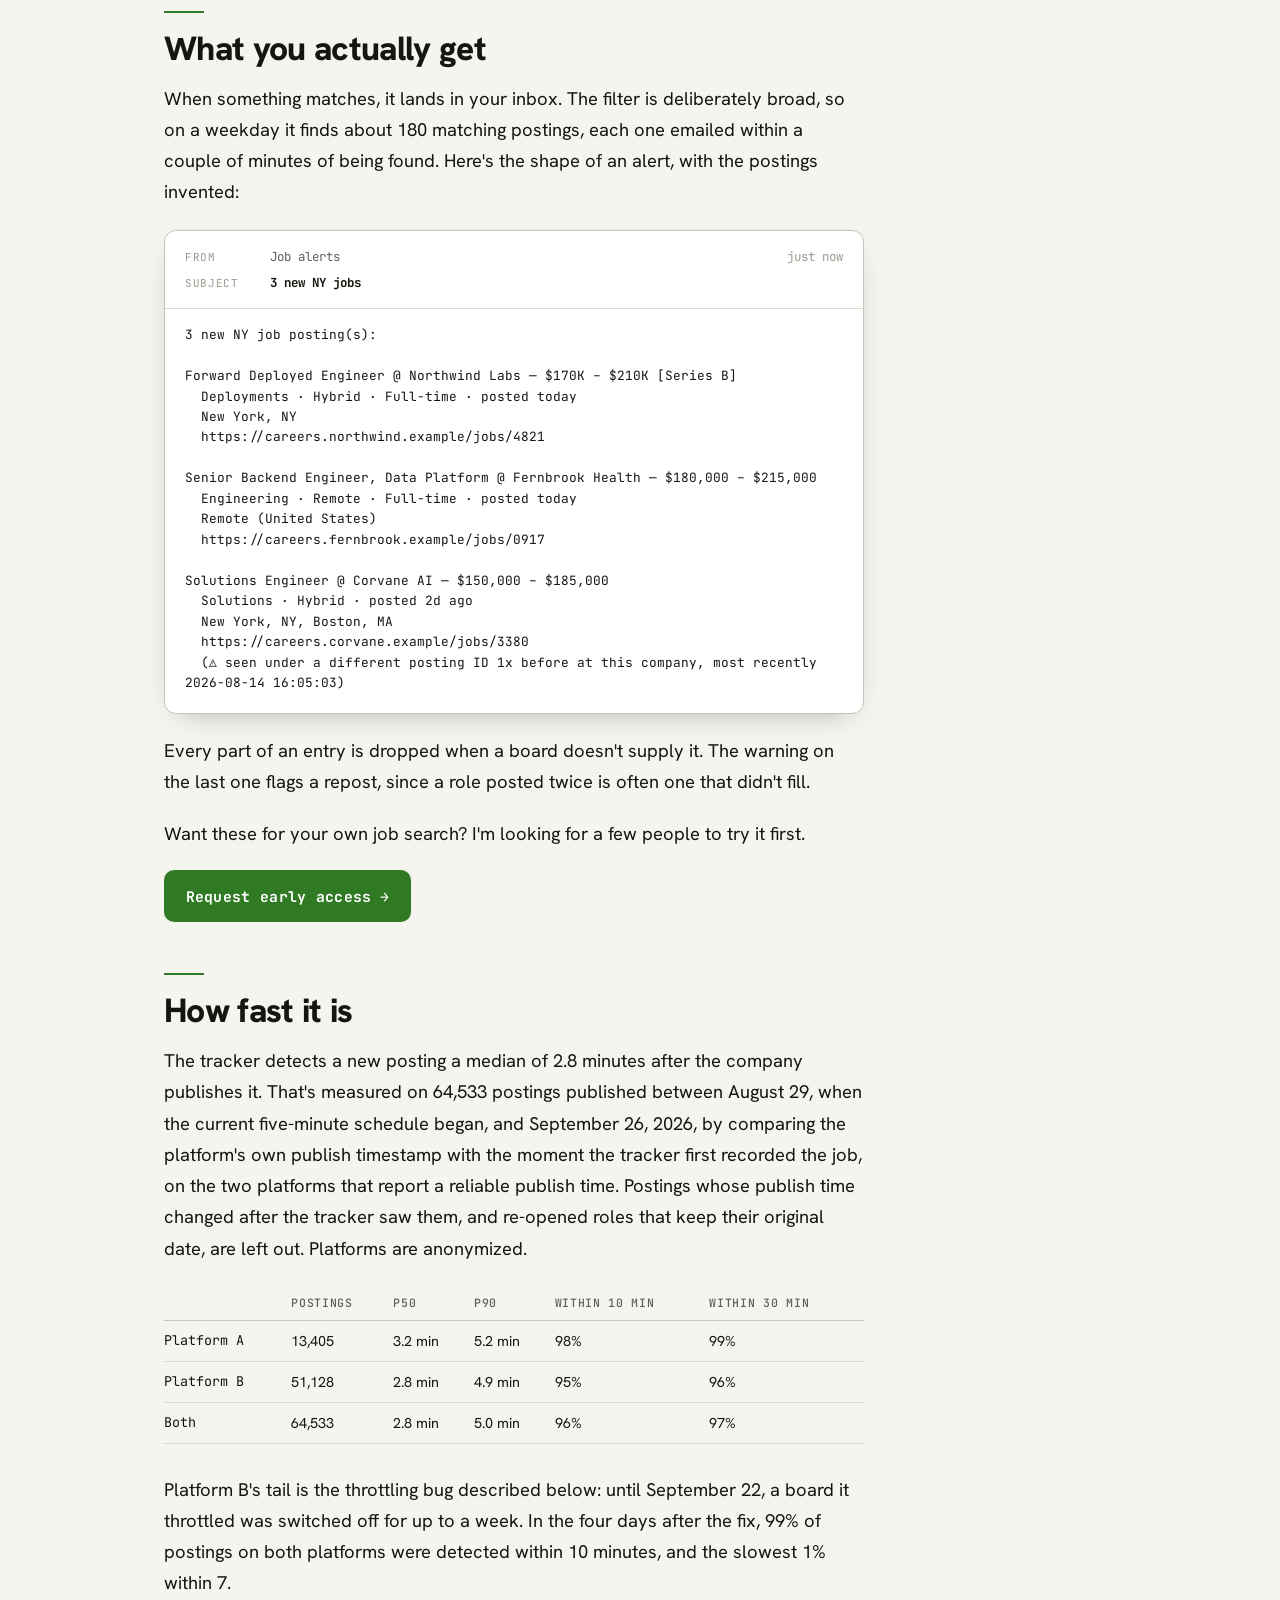
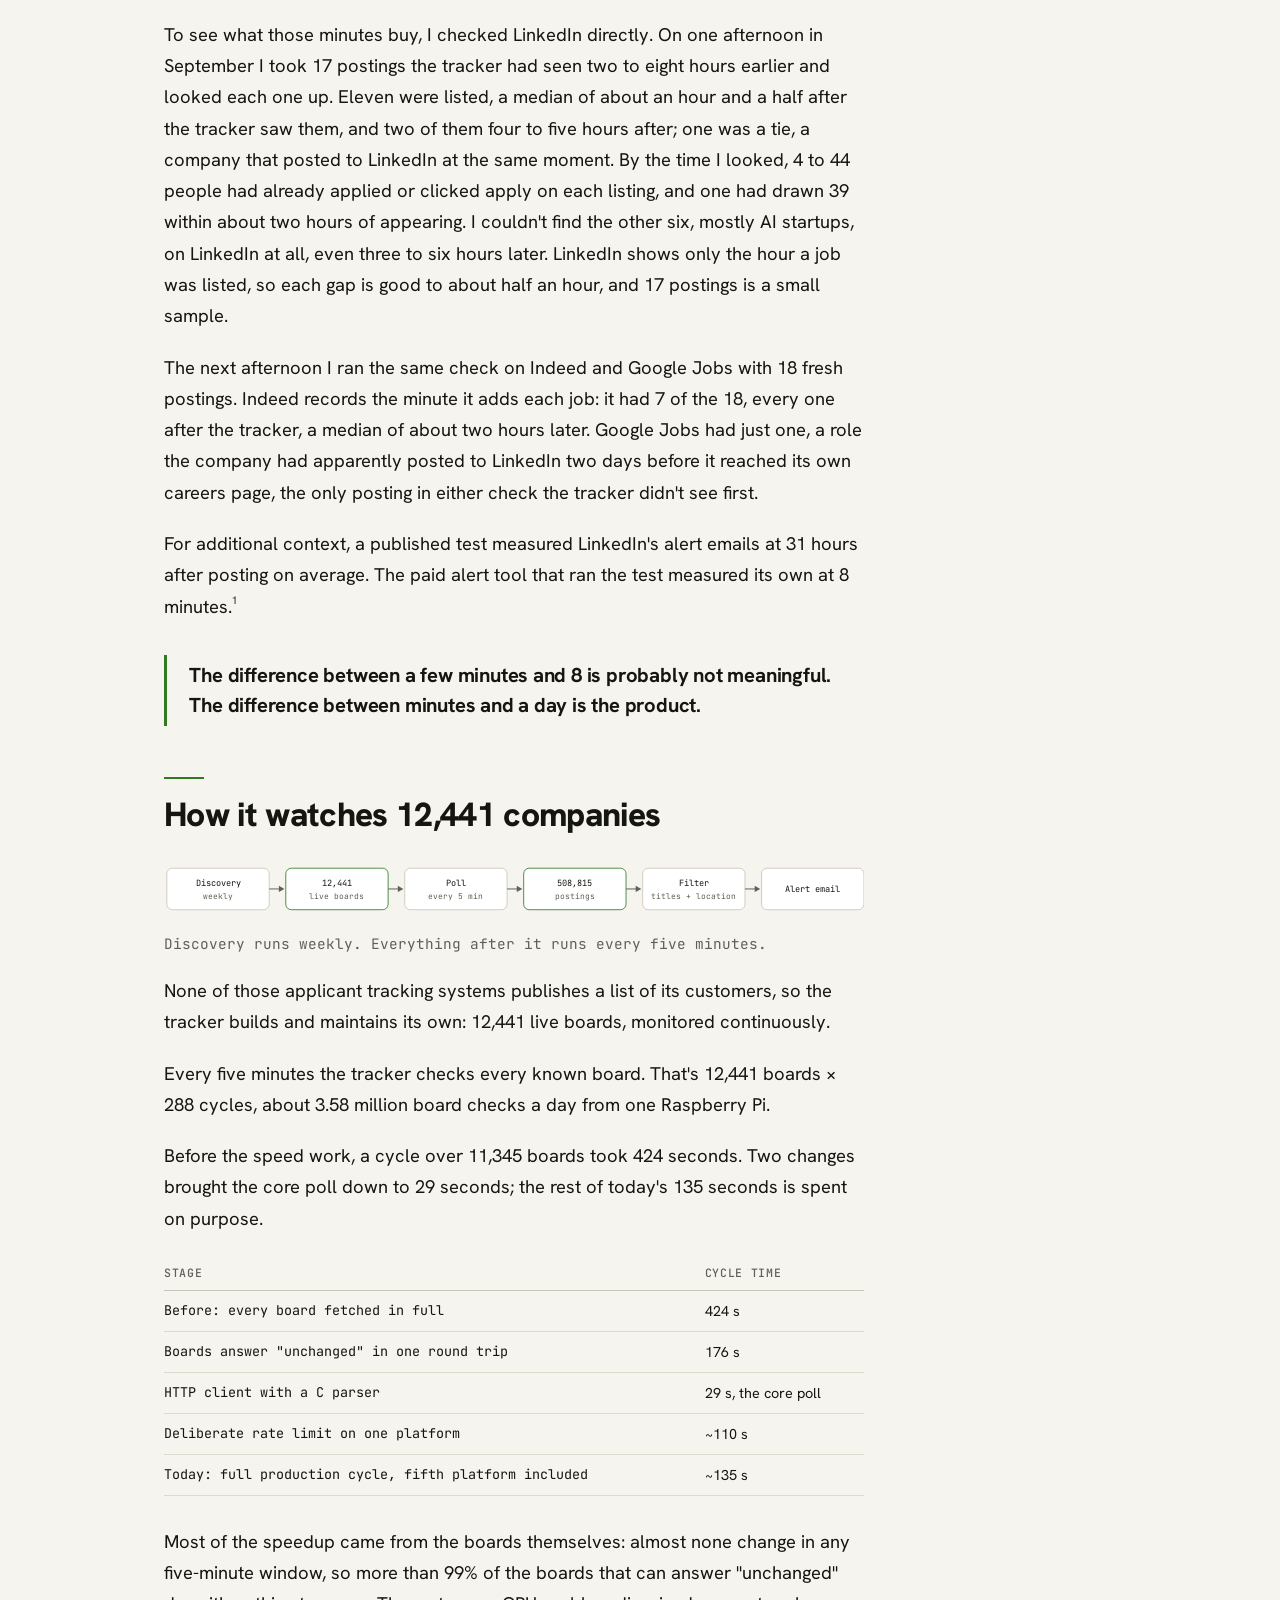
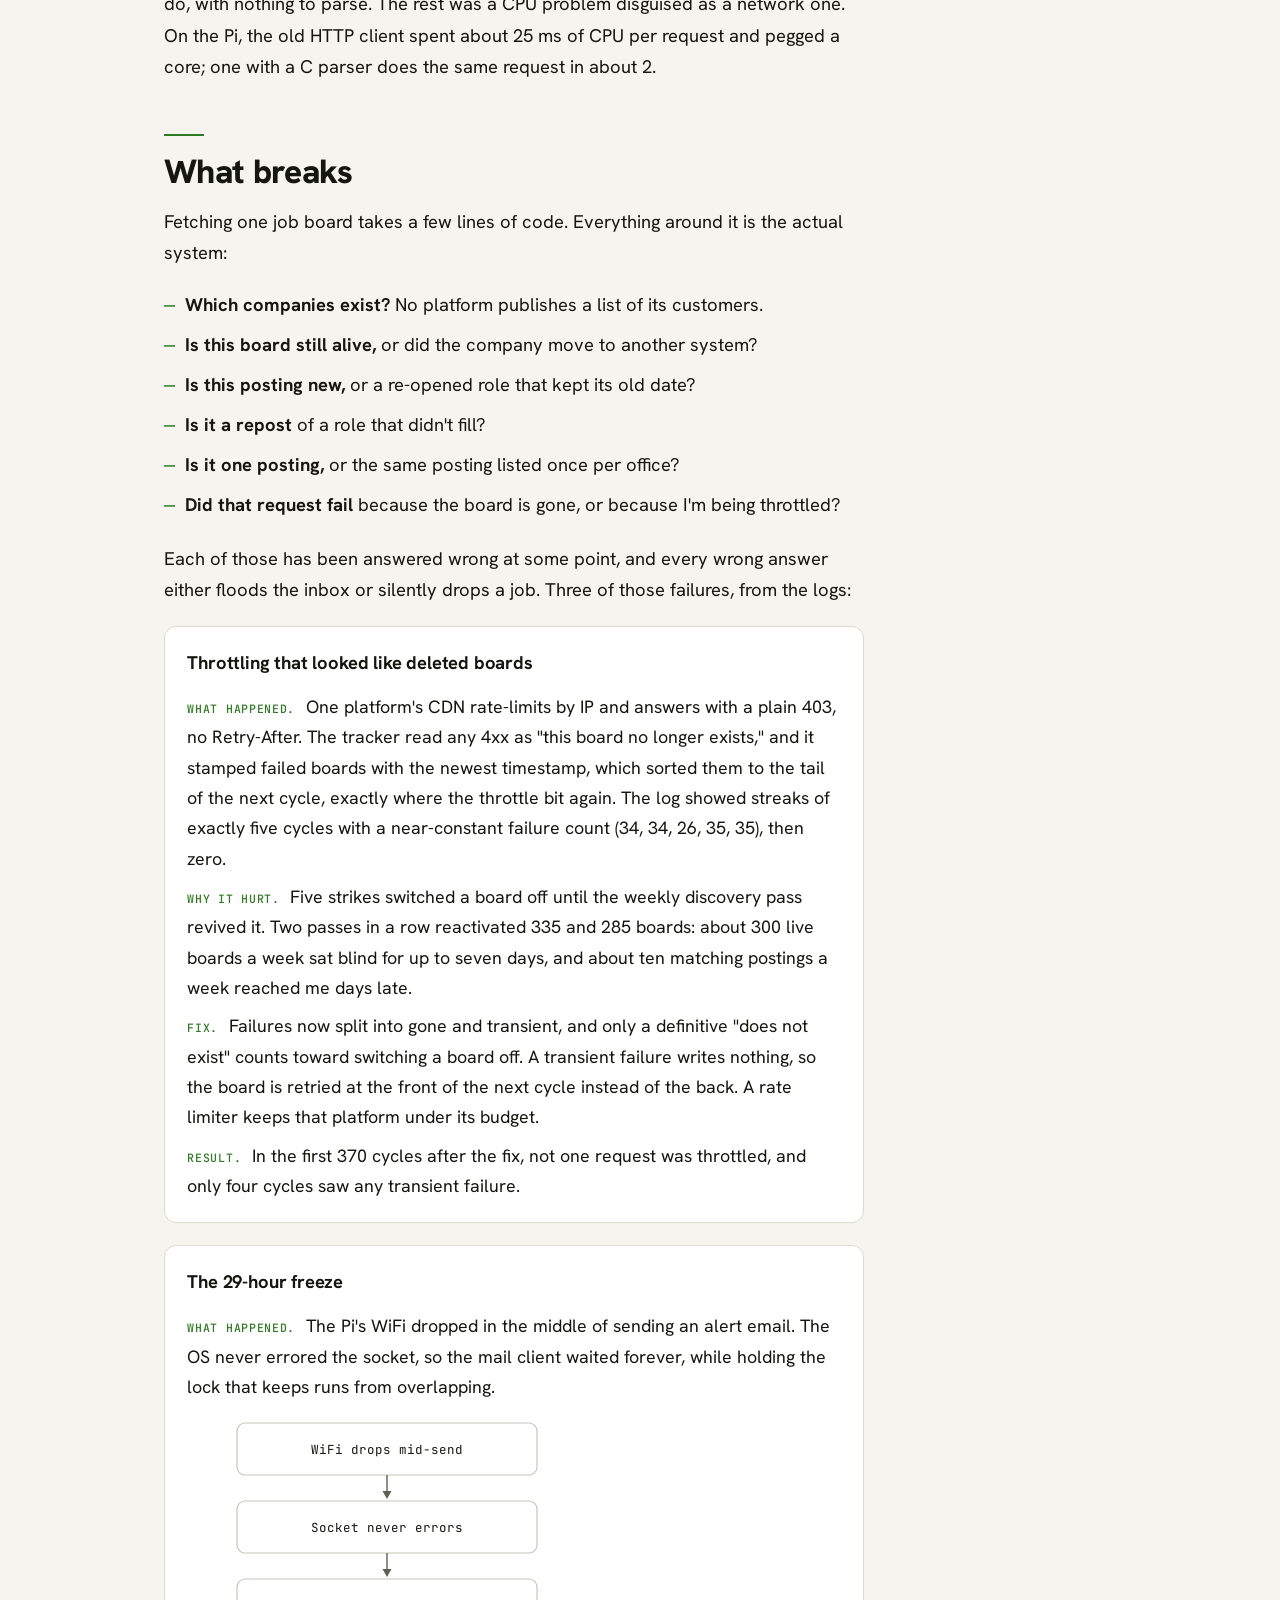
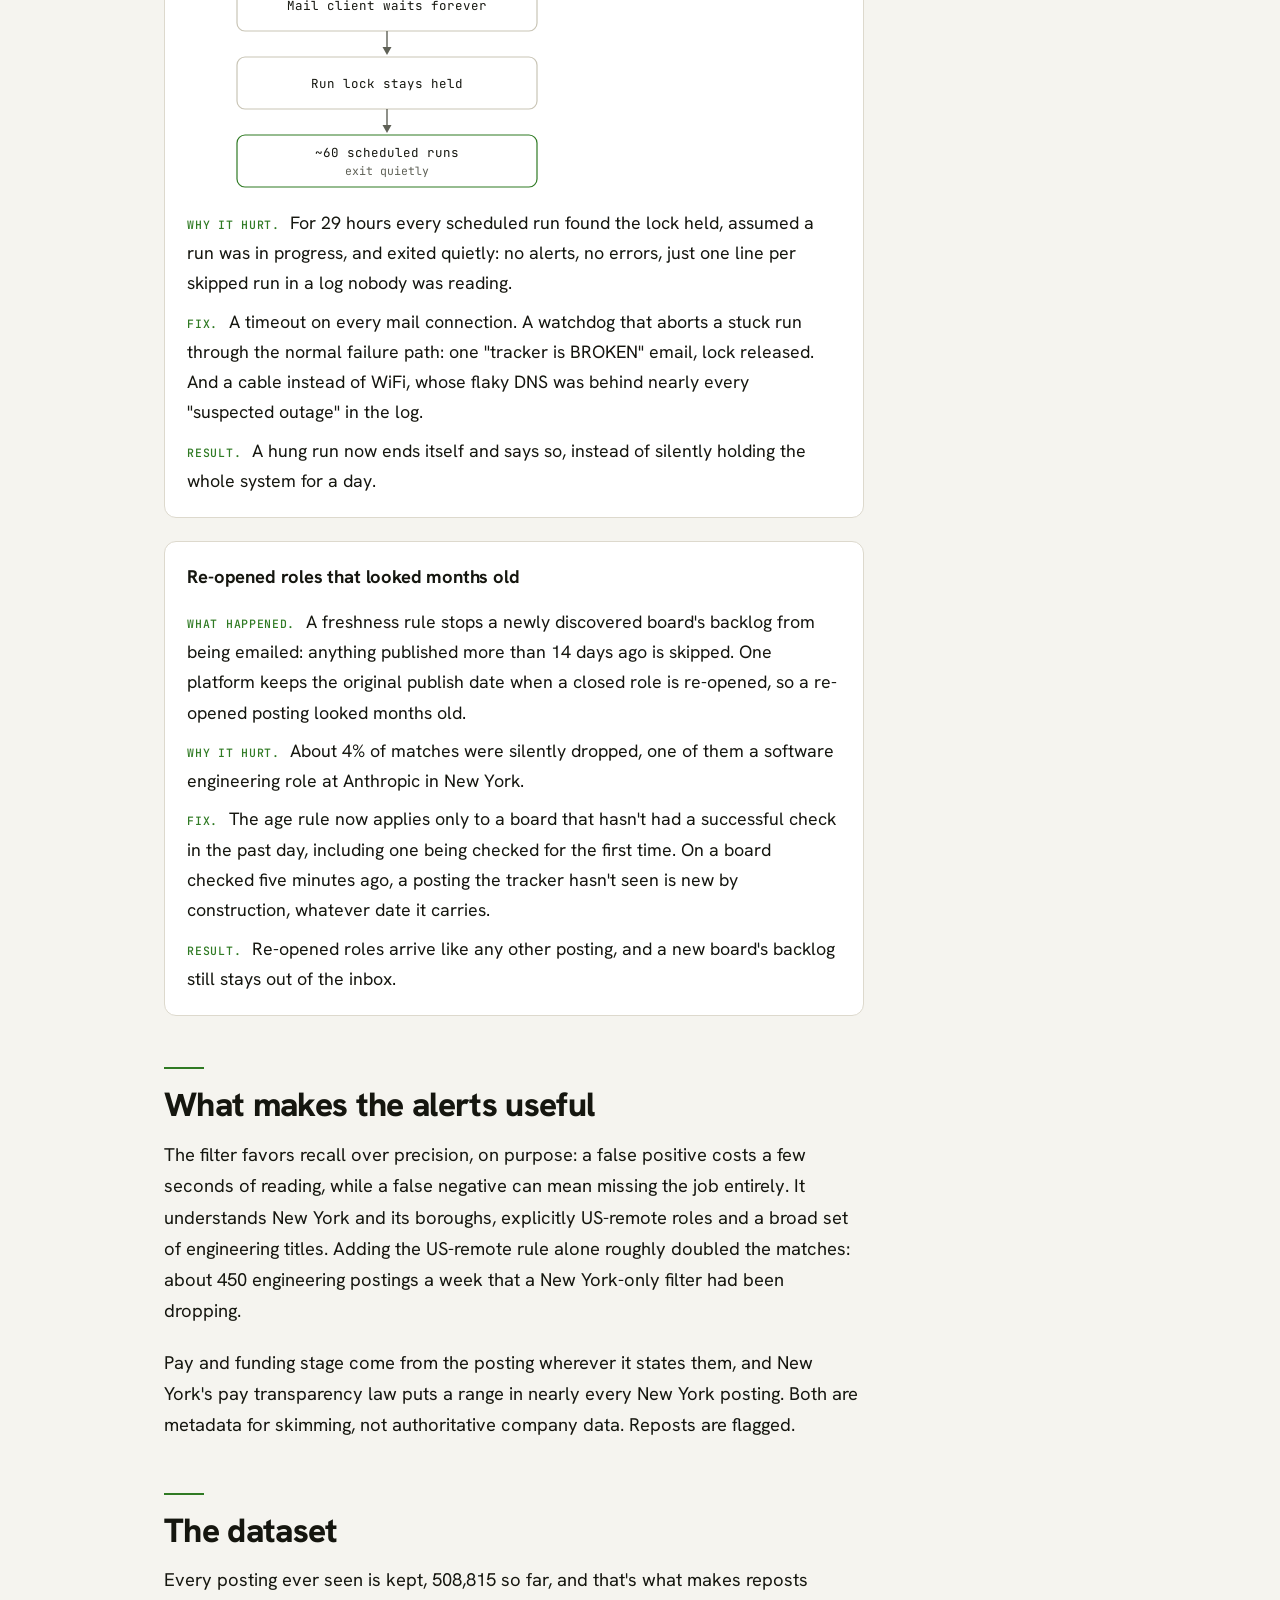
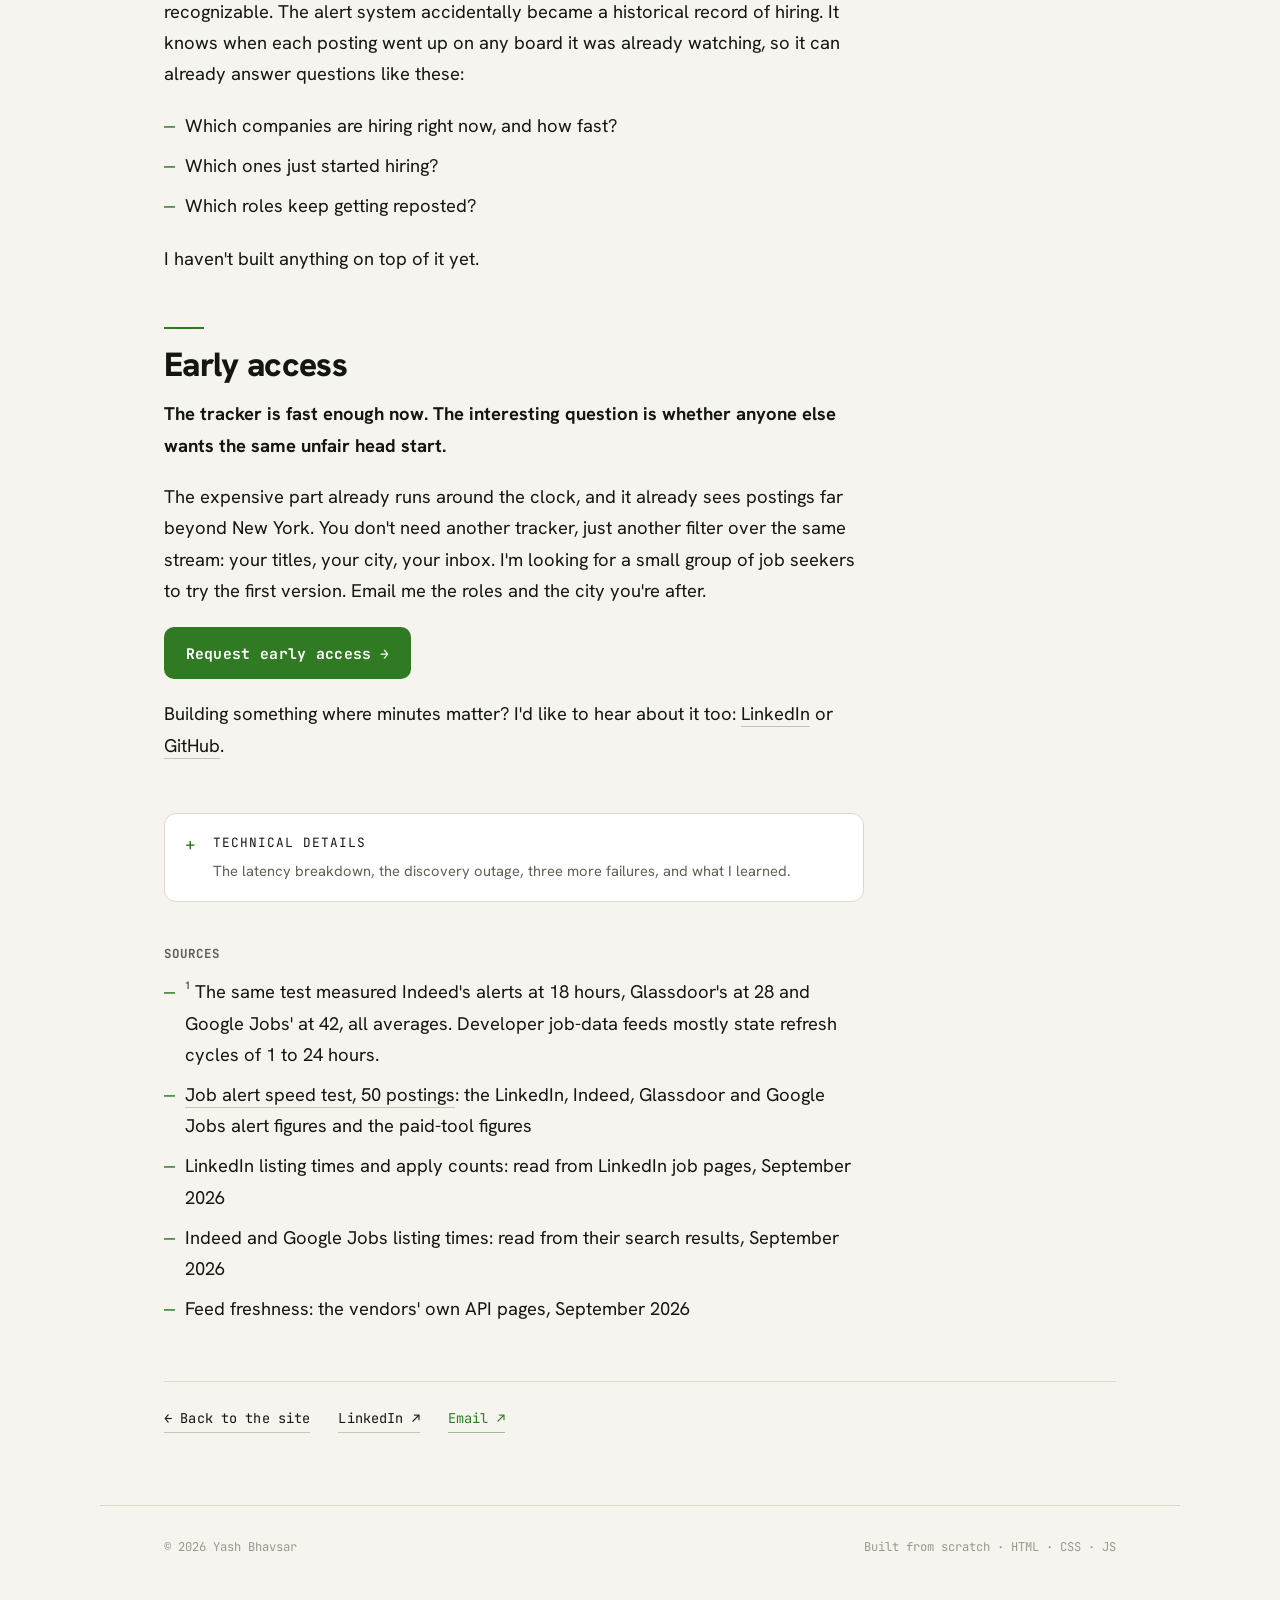
<file: writing/savitar/index.html>
<!DOCTYPE html>
<html lang="en">
<head>
    <meta charset="UTF-8">
    <meta name="viewport" content="width=device-width, initial-scale=1.0">

    <title>I wanted job alerts before everyone else. So I built my own. — Yash Bhavsar</title>
    <meta name="description" content="A job alert system that sees new postings a median of 2.8 minutes after they are published, about an hour and a half before LinkedIn listed them in a spot check, on a single Raspberry Pi. What it does, how fast, and everything that broke.">
    <meta name="author" content="Yash Bhavsar">
    <link rel="canonical" href="https://yashexe.github.io/writing/savitar/">

    <meta name="theme-color" content="#f5f4ef" media="(prefers-color-scheme: light)">
    <meta name="theme-color" content="#0b0c0e" media="(prefers-color-scheme: dark)">

    <meta property="og:type" content="article">
    <meta property="og:url" content="https://yashexe.github.io/writing/savitar/">
    <meta property="og:title" content="I wanted job alerts before everyone else. So I built my own.">
    <meta property="og:description" content="New job postings a median of 2.8 minutes after they go live, about an hour and a half before LinkedIn listed them in a spot check, from a Raspberry Pi. What it does and everything that broke.">
    <meta property="og:image" content="https://yashexe.github.io/assets/writing/savitar-card.png">
    <meta property="og:image:width" content="1200">
    <meta property="og:image:height" content="627">
    <meta property="og:image:alt" content="Savitar. I wanted job alerts before everyone else. So I built my own. 2.8 min median detection time, 12,441 career boards monitored.">
    <meta property="article:published_time" content="2026-09-23">
    <meta name="twitter:card" content="summary_large_image">
    <meta name="twitter:image" content="https://yashexe.github.io/assets/writing/savitar-card.png">
    <meta name="twitter:title" content="I wanted job alerts before everyone else. So I built my own.">
    <meta name="twitter:description" content="New job postings a median of 2.8 minutes after they go live, from a Raspberry Pi. What it does and everything that broke.">

    <link rel="icon" href="../../assets/favicon.ico" sizes="32x32">
    <link rel="icon" type="image/svg+xml" href="../../assets/favicon.svg">
    <link rel="apple-touch-icon" href="../../assets/apple-touch-icon.png">

    <link rel="preconnect" href="https://fonts.googleapis.com">
    <link rel="preconnect" href="https://fonts.gstatic.com" crossorigin>
    <link href="https://fonts.googleapis.com/css2?family=Hanken+Grotesk:wght@400;500;600;700;800&family=JetBrains+Mono:wght@400;500;700&display=swap" rel="stylesheet">

    <link rel="stylesheet" href="../../styles/style.css?v=20260923">
    <link rel="stylesheet" href="../../styles/post.css?v=20260924">

    <script>
        (function () {
            try {
                var stored = localStorage.getItem('theme');
                var theme = stored || (window.matchMedia('(prefers-color-scheme: light)').matches ? 'light' : 'dark');
                document.documentElement.setAttribute('data-theme', theme);
            } catch (e) { /* localStorage unavailable */ }
        })();
    </script>

    <script type="application/ld+json">
    {
        "@context": "https://schema.org",
        "@type": "BlogPosting",
        "headline": "I wanted job alerts before everyone else. So I built my own.",
        "datePublished": "2026-09-23",
        "author": { "@type": "Person", "name": "Yash Bhavsar", "url": "https://yashexe.github.io/" },
        "url": "https://yashexe.github.io/writing/savitar/"
    }
    </script>

    <script src="../../scripts/main.js" defer></script>
</head>
<body>
    <a class="skip-link" href="#post">Skip to content</a>

    <header class="nav" id="top">
        <a class="nav__logo" href="../../" aria-label="Yash Bhavsar — home">
            <span class="nav__logo-mark">YB</span>
            <span class="nav__logo-text">Yash Bhavsar</span>
        </a>
        <nav class="nav__links" aria-label="Primary">
            <a href="../../#writing"><span class="nav__num">00</span> Writing</a>
            <a href="../../#work"><span class="nav__num">01</span> Work</a>
            <a href="../../#experience"><span class="nav__num">02</span> Experience</a>
            <a href="../../#about"><span class="nav__num">03</span> About</a>
            <a href="../../#contact"><span class="nav__num">04</span> Contact</a>
        </nav>
        <button class="theme-toggle" type="button" aria-label="Toggle dark mode" title="Toggle dark mode">
            <svg class="icon-sun" viewBox="0 0 24 24" width="18" height="18" aria-hidden="true" fill="none" stroke="currentColor" stroke-width="2" stroke-linecap="round" stroke-linejoin="round"><circle cx="12" cy="12" r="5"></circle><line x1="12" y1="1" x2="12" y2="3"></line><line x1="12" y1="21" x2="12" y2="23"></line><line x1="4.22" y1="4.22" x2="5.64" y2="5.64"></line><line x1="18.36" y1="18.36" x2="19.78" y2="19.78"></line><line x1="1" y1="12" x2="3" y2="12"></line><line x1="21" y1="12" x2="23" y2="12"></line><line x1="4.22" y1="19.78" x2="5.64" y2="18.36"></line><line x1="18.36" y1="5.64" x2="19.78" y2="4.22"></line></svg>
            <svg class="icon-moon" viewBox="0 0 24 24" width="18" height="18" aria-hidden="true" fill="none" stroke="currentColor" stroke-width="2" stroke-linecap="round" stroke-linejoin="round"><path d="M21 12.79A9 9 0 1 1 11.21 3 7 7 0 0 0 21 12.79z"></path></svg>
        </button>
    </header>

    <main>
        <article class="post" id="post">
            <header class="post__head">
                <p class="eyebrow"><span class="dot"></span>Savitar · September 2026</p>
                <h1 class="post__title">I wanted job alerts before everyone else. So I built my own.</h1>
                <p class="post__dek">Watching 12,441 company career boards from a Raspberry Pi.</p>
                <p class="post__meta"><span>Yash Bhavsar</span><span>9 min read</span></p>
                <dl class="post__stats" aria-label="Key numbers">
                    <div class="post__stat"><dt>median detection time</dt><dd>2.8 min</dd></div>
                    <div class="post__stat"><dt>career boards monitored</dt><dd>12,441</dd></div>
                    <div class="post__stat"><dt>postings tracked</dt><dd>508K+</dd></div>
                </dl>
            </header>
            <div class="post__body">
<p>A cold application sent a day after a posting goes live joins a pile. Sent in the first hour, it's near the top of it. Every job alert I tried arrived hours or a day late, so I built one that doesn't.</p>
<p>It watches 12,441 company career boards from a Raspberry Pi in my apartment, checks every one of them every five minutes, and has run unattended since June. A new posting is detected a median of 2.8 minutes after the company publishes it, and the alert follows within a couple of minutes.</p>
<p>The interesting part was never fetching job postings. It was keeping a system reliable when it depends on twelve thousand sources it doesn't control, any of which can throttle it, go down, or report a brand-new posting as months old.</p>
<h2>Why job alerts are slow</h2>
<p>Most startups don't run their own careers site. They rent one from an applicant tracking system, and a handful of those systems host the career boards of nearly every venture-backed company I care about. LinkedIn, Indeed and the aggregators get their copies downstream of those boards, on their own schedule.</p>
<svg class="flow flow--wide" viewBox="0 0 908 196" role="img" aria-label="Everyone else: company career board, then aggregators and job sites, then your alert, hours to a day. This tracker: company career board, then the tracker, then your alert, in minutes."><text class="flow__label" x="4" y="14">EVERYONE ELSE</text><rect class="flow__box" x="4" y="24" width="240" height="60" rx="8"/><text class="flow__text" x="124.0" y="50.0" text-anchor="middle">Company</text><text class="flow__text flow__text--sub" x="124.0" y="68.0" text-anchor="middle">career board</text><rect class="flow__box" x="334" y="24" width="240" height="60" rx="8"/><text class="flow__text" x="454.0" y="50.0" text-anchor="middle">Aggregators</text><text class="flow__text flow__text--sub" x="454.0" y="68.0" text-anchor="middle">and job sites</text><rect class="flow__box" x="664" y="24" width="240" height="60" rx="8"/><text class="flow__text" x="784.0" y="50.0" text-anchor="middle">Your alert</text><text class="flow__text flow__text--sub" x="784.0" y="68.0" text-anchor="middle">hours to a day</text><line class="flow__arrow" x1="244" y1="54.0" x2="325" y2="54.0"/><path class="flow__head" d="M324,49.5 L332,54.0 L324,58.5 z"/><line class="flow__arrow" x1="574" y1="54.0" x2="655" y2="54.0"/><path class="flow__head" d="M654,49.5 L662,54.0 L654,58.5 z"/><text class="flow__label" x="4" y="118">THIS TRACKER</text><rect class="flow__box" x="4" y="128" width="240" height="60" rx="8"/><text class="flow__text" x="124.0" y="154.0" text-anchor="middle">Company</text><text class="flow__text flow__text--sub" x="124.0" y="172.0" text-anchor="middle">career board</text><rect class="flow__box flow__box--db" x="334" y="128" width="240" height="60" rx="8"/><text class="flow__text" x="454.0" y="163.0" text-anchor="middle">The tracker</text><rect class="flow__box flow__box--db" x="664" y="128" width="240" height="60" rx="8"/><text class="flow__text" x="784.0" y="154.0" text-anchor="middle">Your alert</text><text class="flow__text flow__text--sub" x="784.0" y="172.0" text-anchor="middle">minutes</text><line class="flow__arrow" x1="244" y1="158.0" x2="325" y2="158.0"/><path class="flow__head" d="M324,153.5 L332,158.0 L324,162.5 z"/><line class="flow__arrow" x1="574" y1="158.0" x2="655" y2="158.0"/><path class="flow__head" d="M654,153.5 L662,158.0 L654,162.5 z"/></svg><svg class="flow flow--tall" viewBox="0 0 360 300" role="img" aria-label="Everyone else: company career board, then aggregators and job sites, then your alert, hours to a day. This tracker: company career board, then the tracker, then your alert, in minutes."><text class="flow__label" x="6" y="16">EVERYONE ELSE</text><rect class="flow__box" x="6" y="28" width="160" height="64" rx="8"/><text class="flow__text" x="86.0" y="56.0" text-anchor="middle">Company</text><text class="flow__text flow__text--sub" x="86.0" y="74.0" text-anchor="middle">career board</text><rect class="flow__box" x="6" y="128" width="160" height="64" rx="8"/><text class="flow__text" x="86.0" y="156.0" text-anchor="middle">Aggregators</text><text class="flow__text flow__text--sub" x="86.0" y="174.0" text-anchor="middle">and job sites</text><rect class="flow__box" x="6" y="228" width="160" height="64" rx="8"/><text class="flow__text" x="86.0" y="256.0" text-anchor="middle">Your alert</text><text class="flow__text flow__text--sub" x="86.0" y="274.0" text-anchor="middle">hours to a day</text><line class="flow__arrow" x1="86.0" y1="92" x2="86.0" y2="119"/><path class="flow__head" d="M81.5,118 L86.0,126 L90.5,118 z"/><line class="flow__arrow" x1="86.0" y1="192" x2="86.0" y2="219"/><path class="flow__head" d="M81.5,218 L86.0,226 L90.5,218 z"/><text class="flow__label" x="194" y="16">THIS TRACKER</text><rect class="flow__box" x="194" y="28" width="160" height="64" rx="8"/><text class="flow__text" x="274.0" y="56.0" text-anchor="middle">Company</text><text class="flow__text flow__text--sub" x="274.0" y="74.0" text-anchor="middle">career board</text><rect class="flow__box flow__box--db" x="194" y="128" width="160" height="64" rx="8"/><text class="flow__text" x="274.0" y="165.0" text-anchor="middle">The tracker</text><rect class="flow__box flow__box--db" x="194" y="228" width="160" height="64" rx="8"/><text class="flow__text" x="274.0" y="256.0" text-anchor="middle">Your alert</text><text class="flow__text flow__text--sub" x="274.0" y="274.0" text-anchor="middle">minutes</text><line class="flow__arrow" x1="274.0" y1="92" x2="274.0" y2="119"/><path class="flow__head" d="M269.5,118 L274.0,126 L278.5,118 z"/><line class="flow__arrow" x1="274.0" y1="192" x2="274.0" y2="219"/><path class="flow__head" d="M269.5,218 L274.0,226 L278.5,218 z"/></svg>
<p class="flow__caption">Same posting, same company board. The only difference is who's watching it.</p>
<p>So the tracker isn't trying to be a better job site. It removes the aggregation delay by watching the source.</p>
<h2>What you actually get</h2>
<p>When something matches, it lands in your inbox. The filter is deliberately broad, so on a weekday it finds about 180 matching postings, each one emailed within a couple of minutes of being found. Here's the shape of an alert, with the postings invented:</p>
<figure class="email" aria-label="Example alert email, postings invented"><div class="email__head"><div class="email__row"><span class="email__k">From</span><span>Job alerts</span><span class="email__when">just now</span></div><div class="email__row"><span class="email__k">Subject</span><span class="email__subject">3 new NY jobs</span></div></div><pre class="email__body"><code>3 new NY job posting(s):

Forward Deployed Engineer @ Northwind Labs — $170K – $210K [Series B]
  Deployments · Hybrid · Full-time · posted today
  New York, NY
  https://careers.northwind.example/jobs/4821

Senior Backend Engineer, Data Platform @ Fernbrook Health — $180,000 – $215,000
  Engineering · Remote · Full-time · posted today
  Remote (United States)
  https://careers.fernbrook.example/jobs/0917

Solutions Engineer @ Corvane AI — $150,000 – $185,000
  Solutions · Hybrid · posted 2d ago
  New York, NY, Boston, MA
  https://careers.corvane.example/jobs/3380
  (⚠ seen under a different posting ID 1x before at this company, most recently 2026-08-14 16:05:03)
</code></pre></figure>
<p>Every part of an entry is dropped when a board doesn't supply it. The warning on the last one flags a repost, since a role posted twice is often one that didn't fill.</p>
<p>Want these for your own job search? I'm looking for a few people to try it first.</p>
<p class="cta-wrap"><a class="cta" href="mailto:yashbhavsar3602@gmail.com?subject=Early%20access&amp;body=Roles%3A%20%0ACity%3A%20">Request early access <span aria-hidden="true">→</span></a></p>
<h2>How fast it is</h2>
<p>The tracker detects a new posting a median of 2.8 minutes after the company publishes it. That's measured on 64,533 postings published between August 29, when the current five-minute schedule began, and September 26, 2026, by comparing the platform's own publish timestamp with the moment the tracker first recorded the job, on the two platforms that report a reliable publish time. Postings whose publish time changed after the tracker saw them, and re-opened roles that keep their original date, are left out. Platforms are anonymized.</p>
<div class="table-wrap"><table>
<thead>
<tr>
<th></th>
<th>Postings</th>
<th>p50</th>
<th>p90</th>
<th>Within 10 min</th>
<th>Within 30 min</th>
</tr>
</thead>
<tbody>
<tr>
<td>Platform A</td>
<td>13,405</td>
<td>3.2 min</td>
<td>5.2 min</td>
<td>98%</td>
<td>99%</td>
</tr>
<tr>
<td>Platform B</td>
<td>51,128</td>
<td>2.8 min</td>
<td>4.9 min</td>
<td>95%</td>
<td>96%</td>
</tr>
<tr>
<td>Both</td>
<td>64,533</td>
<td>2.8 min</td>
<td>5.0 min</td>
<td>96%</td>
<td>97%</td>
</tr>
</tbody>
</table></div>
<p>Platform B's tail is the throttling bug described below: until September 22, a board it throttled was switched off for up to a week. In the four days after the fix, 99% of postings on both platforms were detected within 10 minutes, and the slowest 1% within 7.</p>
<p>To see what those minutes buy, I checked LinkedIn directly. On one afternoon in September I took 17 postings the tracker had seen two to eight hours earlier and looked each one up. Eleven were listed, a median of about an hour and a half after the tracker saw them, and two of them four to five hours after; one was a tie, a company that posted to LinkedIn at the same moment. By the time I looked, 4 to 44 people had already applied or clicked apply on each listing, and one had drawn 39 within about two hours of appearing. I couldn't find the other six, mostly AI startups, on LinkedIn at all, even three to six hours later. LinkedIn shows only the hour a job was listed, so each gap is good to about half an hour, and 17 postings is a small sample.</p>
<p>The next afternoon I ran the same check on Indeed and Google Jobs with 18 fresh postings. Indeed records the minute it adds each job: it had 7 of the 18, every one after the tracker, a median of about two hours later. Google Jobs had just one, a role the company had apparently posted to LinkedIn two days before it reached its own careers page, the only posting in either check the tracker didn't see first.</p>
<p>For additional context, a published test measured LinkedIn's alert emails at 31 hours after posting on average. The paid alert tool that ran the test measured its own at 8 minutes.¹</p>
<blockquote>
<p><strong>The difference between a few minutes and 8 is probably not meaningful. The difference between minutes and a day is the product.</strong></p>
</blockquote>
<h2>How it watches 12,441 companies</h2>
<svg class="flow flow--wide" viewBox="0 0 1012 104" role="img" aria-label="Weekly discovery feeds 12,441 live boards, polled every 5 minutes into 508,815 recorded postings, filtered by title and location into an alert email."><rect class="flow__box" x="4" y="22" width="148" height="60" rx="8"/><text class="flow__text" x="78.0" y="48.0" text-anchor="middle">Discovery</text><text class="flow__text flow__text--sub" x="78.0" y="66.0" text-anchor="middle">weekly</text><rect class="flow__box flow__box--db" x="176" y="22" width="148" height="60" rx="8"/><text class="flow__text" x="250.0" y="48.0" text-anchor="middle">12,441</text><text class="flow__text flow__text--sub" x="250.0" y="66.0" text-anchor="middle">live boards</text><rect class="flow__box" x="348" y="22" width="148" height="60" rx="8"/><text class="flow__text" x="422.0" y="48.0" text-anchor="middle">Poll</text><text class="flow__text flow__text--sub" x="422.0" y="66.0" text-anchor="middle">every 5 min</text><rect class="flow__box flow__box--db" x="520" y="22" width="148" height="60" rx="8"/><text class="flow__text" x="594.0" y="48.0" text-anchor="middle">508,815</text><text class="flow__text flow__text--sub" x="594.0" y="66.0" text-anchor="middle">postings</text><rect class="flow__box" x="692" y="22" width="148" height="60" rx="8"/><text class="flow__text" x="766.0" y="48.0" text-anchor="middle">Filter</text><text class="flow__text flow__text--sub" x="766.0" y="66.0" text-anchor="middle">titles + location</text><rect class="flow__box" x="864" y="22" width="148" height="60" rx="8"/><text class="flow__text" x="938.0" y="57.0" text-anchor="middle">Alert email</text><line class="flow__arrow" x1="152" y1="52.0" x2="167" y2="52.0"/><path class="flow__head" d="M166,47.5 L174,52.0 L166,56.5 z"/><line class="flow__arrow" x1="324" y1="52.0" x2="339" y2="52.0"/><path class="flow__head" d="M338,47.5 L346,52.0 L338,56.5 z"/><line class="flow__arrow" x1="496" y1="52.0" x2="511" y2="52.0"/><path class="flow__head" d="M510,47.5 L518,52.0 L510,56.5 z"/><line class="flow__arrow" x1="668" y1="52.0" x2="683" y2="52.0"/><path class="flow__head" d="M682,47.5 L690,52.0 L682,56.5 z"/><line class="flow__arrow" x1="840" y1="52.0" x2="855" y2="52.0"/><path class="flow__head" d="M854,47.5 L862,52.0 L854,56.5 z"/></svg><svg class="flow flow--tall" viewBox="0 0 300 472" role="img" aria-label="Weekly discovery feeds 12,441 live boards, polled every 5 minutes into 508,815 recorded postings, filtered by title and location into an alert email."><rect class="flow__box" x="40" y="8" width="220" height="56" rx="8"/><text class="flow__text" x="150.0" y="32.0" text-anchor="middle">Discovery</text><text class="flow__text flow__text--sub" x="150.0" y="50.0" text-anchor="middle">weekly</text><rect class="flow__box flow__box--db" x="40" y="88" width="220" height="56" rx="8"/><text class="flow__text" x="150.0" y="112.0" text-anchor="middle">12,441</text><text class="flow__text flow__text--sub" x="150.0" y="130.0" text-anchor="middle">live boards</text><rect class="flow__box" x="40" y="168" width="220" height="56" rx="8"/><text class="flow__text" x="150.0" y="192.0" text-anchor="middle">Poll</text><text class="flow__text flow__text--sub" x="150.0" y="210.0" text-anchor="middle">every 5 min</text><rect class="flow__box flow__box--db" x="40" y="248" width="220" height="56" rx="8"/><text class="flow__text" x="150.0" y="272.0" text-anchor="middle">508,815</text><text class="flow__text flow__text--sub" x="150.0" y="290.0" text-anchor="middle">postings</text><rect class="flow__box" x="40" y="328" width="220" height="56" rx="8"/><text class="flow__text" x="150.0" y="352.0" text-anchor="middle">Filter</text><text class="flow__text flow__text--sub" x="150.0" y="370.0" text-anchor="middle">titles + location</text><rect class="flow__box" x="40" y="408" width="220" height="56" rx="8"/><text class="flow__text" x="150.0" y="441.0" text-anchor="middle">Alert email</text><line class="flow__arrow" x1="150.0" y1="64" x2="150.0" y2="79"/><path class="flow__head" d="M145.5,78 L150.0,86 L154.5,78 z"/><line class="flow__arrow" x1="150.0" y1="144" x2="150.0" y2="159"/><path class="flow__head" d="M145.5,158 L150.0,166 L154.5,158 z"/><line class="flow__arrow" x1="150.0" y1="224" x2="150.0" y2="239"/><path class="flow__head" d="M145.5,238 L150.0,246 L154.5,238 z"/><line class="flow__arrow" x1="150.0" y1="304" x2="150.0" y2="319"/><path class="flow__head" d="M145.5,318 L150.0,326 L154.5,318 z"/><line class="flow__arrow" x1="150.0" y1="384" x2="150.0" y2="399"/><path class="flow__head" d="M145.5,398 L150.0,406 L154.5,398 z"/></svg>
<p class="flow__caption">Discovery runs weekly. Everything after it runs every five minutes.</p>
<p>None of those applicant tracking systems publishes a list of its customers, so the tracker builds and maintains its own: 12,441 live boards, monitored continuously.</p>
<p>Every five minutes the tracker checks every known board. That's 12,441 boards × 288 cycles, about 3.58 million board checks a day from one Raspberry Pi.</p>
<p>Before the speed work, a cycle over 11,345 boards took 424 seconds. Two changes brought the core poll down to 29 seconds; the rest of today's 135 seconds is spent on purpose.</p>
<div class="table-wrap"><table>
<thead>
<tr>
<th>Stage</th>
<th>Cycle time</th>
</tr>
</thead>
<tbody>
<tr>
<td>Before: every board fetched in full</td>
<td>424 s</td>
</tr>
<tr>
<td>Boards answer "unchanged" in one round trip</td>
<td>176 s</td>
</tr>
<tr>
<td>HTTP client with a C parser</td>
<td>29 s, the core poll</td>
</tr>
<tr>
<td>Deliberate rate limit on one platform</td>
<td>~110 s</td>
</tr>
<tr>
<td>Today: full production cycle, fifth platform included</td>
<td>~135 s</td>
</tr>
</tbody>
</table></div>
<p>Most of the speedup came from the boards themselves: almost none change in any five-minute window, so more than 99% of the boards that can answer "unchanged" do, with nothing to parse. The rest was a CPU problem disguised as a network one. On the Pi, the old HTTP client spent about 25 ms of CPU per request and pegged a core; one with a C parser does the same request in about 2.</p>
<h2>What breaks</h2>
<p>Fetching one job board takes a few lines of code. Everything around it is the actual system:</p>
<ul>
<li><strong>Which companies exist?</strong> No platform publishes a list of its customers.</li>
<li><strong>Is this board still alive,</strong> or did the company move to another system?</li>
<li><strong>Is this posting new,</strong> or a re-opened role that kept its old date?</li>
<li><strong>Is it a repost</strong> of a role that didn't fill?</li>
<li><strong>Is it one posting,</strong> or the same posting listed once per office?</li>
<li><strong>Did that request fail</strong> because the board is gone, or because I'm being throttled?</li>
</ul>
<p>Each of those has been answered wrong at some point, and every wrong answer either floods the inbox or silently drops a job. Three of those failures, from the logs:</p>
<div class="incident">
<h3>Throttling that looked like deleted boards</h3>
<ul>
<li><strong>What happened.</strong> One platform's CDN rate-limits by IP and answers with a plain 403, no Retry-After. The tracker read any 4xx as "this board no longer exists," and it stamped failed boards with the newest timestamp, which sorted them to the tail of the next cycle, exactly where the throttle bit again. The log showed streaks of exactly five cycles with a near-constant failure count (34, 34, 26, 35, 35), then zero.</li>
<li><strong>Why it hurt.</strong> Five strikes switched a board off until the weekly discovery pass revived it. Two passes in a row reactivated 335 and 285 boards: about 300 live boards a week sat blind for up to seven days, and about ten matching postings a week reached me days late.</li>
<li><strong>Fix.</strong> Failures now split into gone and transient, and only a definitive "does not exist" counts toward switching a board off. A transient failure writes nothing, so the board is retried at the front of the next cycle instead of the back. A rate limiter keeps that platform under its budget.</li>
<li><strong>Result.</strong> In the first 370 cycles after the fix, not one request was throttled, and only four cycles saw any transient failure.</li>
</ul>
</div>
<div class="incident">
<h3>The 29-hour freeze</h3>
<ul>
<li><strong>What happened.</strong> The Pi's WiFi dropped in the middle of sending an alert email. The OS never errored the socket, so the mail client waited forever, while holding the lock that keeps runs from overlapping.</li>
</ul>
<svg class="flow flow--narrow" viewBox="0 0 400 378" role="img" aria-label="WiFi drops mid-send, the socket never errors, the mail client waits forever, the run lock stays held, and about 60 scheduled runs exit quietly."><rect class="flow__box" x="50" y="6" width="300" height="52" rx="8"/><text class="flow__text" x="200.0" y="37.0" text-anchor="middle">WiFi drops mid-send</text><rect class="flow__box" x="50" y="84" width="300" height="52" rx="8"/><text class="flow__text" x="200.0" y="115.0" text-anchor="middle">Socket never errors</text><rect class="flow__box" x="50" y="162" width="300" height="52" rx="8"/><text class="flow__text" x="200.0" y="193.0" text-anchor="middle">Mail client waits forever</text><rect class="flow__box" x="50" y="240" width="300" height="52" rx="8"/><text class="flow__text" x="200.0" y="271.0" text-anchor="middle">Run lock stays held</text><rect class="flow__box flow__box--db" x="50" y="318" width="300" height="52" rx="8"/><text class="flow__text" x="200.0" y="340.0" text-anchor="middle">~60 scheduled runs</text><text class="flow__text flow__text--sub" x="200.0" y="358.0" text-anchor="middle">exit quietly</text><line class="flow__arrow" x1="200.0" y1="58" x2="200.0" y2="75"/><path class="flow__head" d="M195.5,74 L200.0,82 L204.5,74 z"/><line class="flow__arrow" x1="200.0" y1="136" x2="200.0" y2="153"/><path class="flow__head" d="M195.5,152 L200.0,160 L204.5,152 z"/><line class="flow__arrow" x1="200.0" y1="214" x2="200.0" y2="231"/><path class="flow__head" d="M195.5,230 L200.0,238 L204.5,230 z"/><line class="flow__arrow" x1="200.0" y1="292" x2="200.0" y2="309"/><path class="flow__head" d="M195.5,308 L200.0,316 L204.5,308 z"/></svg>
<ul>
<li><strong>Why it hurt.</strong> For 29 hours every scheduled run found the lock held, assumed a run was in progress, and exited quietly: no alerts, no errors, just one line per skipped run in a log nobody was reading.</li>
<li><strong>Fix.</strong> A timeout on every mail connection. A watchdog that aborts a stuck run through the normal failure path: one "tracker is BROKEN" email, lock released. And a cable instead of WiFi, whose flaky DNS was behind nearly every "suspected outage" in the log.</li>
<li><strong>Result.</strong> A hung run now ends itself and says so, instead of silently holding the whole system for a day.</li>
</ul>
</div>
<div class="incident">
<h3>Re-opened roles that looked months old</h3>
<ul>
<li><strong>What happened.</strong> A freshness rule stops a newly discovered board's backlog from being emailed: anything published more than 14 days ago is skipped. One platform keeps the original publish date when a closed role is re-opened, so a re-opened posting looked months old.</li>
<li><strong>Why it hurt.</strong> About 4% of matches were silently dropped, one of them a software engineering role at Anthropic in New York.</li>
<li><strong>Fix.</strong> The age rule now applies only to a board that hasn't had a successful check in the past day, including one being checked for the first time. On a board checked five minutes ago, a posting the tracker hasn't seen is new by construction, whatever date it carries.</li>
<li><strong>Result.</strong> Re-opened roles arrive like any other posting, and a new board's backlog still stays out of the inbox.</li>
</ul>
</div>
<h2>What makes the alerts useful</h2>
<p>The filter favors recall over precision, on purpose: a false positive costs a few seconds of reading, while a false negative can mean missing the job entirely. It understands New York and its boroughs, explicitly US-remote roles and a broad set of engineering titles. Adding the US-remote rule alone roughly doubled the matches: about 450 engineering postings a week that a New York-only filter had been dropping.</p>
<p>Pay and funding stage come from the posting wherever it states them, and New York's pay transparency law puts a range in nearly every New York posting. Both are metadata for skimming, not authoritative company data. Reposts are flagged.</p>
<h2>The dataset</h2>
<p>Every posting ever seen is kept, 508,815 so far, and that's what makes reposts recognizable. The alert system accidentally became a historical record of hiring. It knows when each posting went up on any board it was already watching, so it can already answer questions like these:</p>
<ul>
<li>Which companies are hiring right now, and how fast?</li>
<li>Which ones just started hiring?</li>
<li>Which roles keep getting reposted?</li>
</ul>
<p>I haven't built anything on top of it yet.</p>
<h2>Early access</h2>
<p><strong>The tracker is fast enough now. The interesting question is whether anyone else wants the same unfair head start.</strong></p>
<p>The expensive part already runs around the clock, and it already sees postings far beyond New York. You don't need another tracker, just another filter over the same stream: your titles, your city, your inbox. I'm looking for a small group of job seekers to try the first version. Email me the roles and the city you're after.</p>
<p class="cta-wrap"><a class="cta" href="mailto:yashbhavsar3602@gmail.com?subject=Early%20access&amp;body=Roles%3A%20%0ACity%3A%20">Request early access <span aria-hidden="true">→</span></a></p>
<p>Building something where minutes matter? I'd like to hear about it too: <a href="https://www.linkedin.com/in/yash-bhav">LinkedIn</a> or <a href="https://github.com/yashexe">GitHub</a>.</p>
<details class="tech"><summary><span class="tech__label">Technical details</span><span class="tech__hint">The latency breakdown, the discovery outage, three more failures, and what I learned.</span></summary><div class="tech__body">
<h3>Latency by platform</h3>
<p>Both numbers are essentially the schedule: each board is checked every five minutes, so a new posting waits two and a half minutes on average, and Platform A's own cache adds up to about a minute on top. The median stayed between 2.8 and 2.9 minutes in every full week measured. The slowest 1% took up to 41 minutes on Platform A, and on Platform B about 15 hours before the throttling fix and 6 minutes after it. Platforms that record only when a posting was created, or no time at all, are left out.</p>
<h3>The company list</h3>
<p>A weekly discovery pass over a public, web-scale dataset produces candidate boards, and each one is checked against the live board before it's stored. The list holds 12,441 live boards, and the weekly pass now adds only one to three a week. An outside check says it's close to complete for the companies I care about: of the boards on those systems linked from three months of Hacker News "Who is hiring" threads, 87% were already on it, and the few live ones it lacked had no matching roles.</p>
<p>The list didn't start saturated. One deeper discovery pass in August found 1,466 live boards the weekly pass had never seen, Mistral AI, Whoop, Wayve and Riot Games among them. At least one live board never appears in the public dataset at all and was added by hand.</p>
<p>That same month the public dataset's query service died and stayed down for weeks. Nothing alerted: polling kept delivering from the known boards while the company list silently froze at 5,204. The service turned out to be a thin layer over static files that were still being published, so the tracker now reads those directly and depends on nothing but object storage. A discovery source that's been dead for two weeks now puts a warning in every alert email.</p>
<h3>More failures</h3>
<div class="incident">
<h3>The run the OOM killer took</h3>
<ul>
<li><strong>What happened.</strong> On the first full baseline, the run died with no traceback and no failure email. Fetches were outrunning the database writes, and completed but unprocessed responses piled up until the OOM killer took the process. One board fetched with descriptions can be tens of megabytes; the biggest I've measured are 29 MB and 41 MB.</li>
<li><strong>Why it hurt.</strong> A killed process can't report its own death. The only symptom was a cycle that never finished.</li>
<li><strong>Fix.</strong> Capping requests in flight isn't enough, because the memory lives after the fetch. Each worker now fully processes a board before fetching its next one, which caps parsed responses at the worker count. That ordering is the backpressure.</li>
<li><strong>Result.</strong> Peak memory is bounded by the worker count, whatever the boards weigh, and a cycle cut short resumes with the boards it never reached.</li>
</ul>
</div>
<div class="incident">
<h3>One row per location, not per posting</h3>
<ul>
<li><strong>What happened.</strong> The fifth platform lists a multi-location posting once per location, under the same id. One veterinary chain's board had 569 rows for 273 jobs.</li>
<li><strong>Why it hurt.</strong> The tracker de-duplicates by id, so the first version only ever judged the first location listed. 56 of the 457 matching postings in stock would have been missed, every one with its New York or US-remote location listed second or later.</li>
<li><strong>Fix.</strong> Rows are merged into one posting that carries every location.</li>
<li><strong>Result.</strong> Caught on the platform's first live cycle, before a single match was lost.</li>
</ul>
</div>
<div class="incident">
<h3>The 15-minute lockout</h3>
<ul>
<li><strong>What happened.</strong> One platform's per-board API has no "unchanged" answer, and a short burst of requests earned a 15-minute IP-wide lockout with no Retry-After.</li>
<li><strong>Why it hurt.</strong> Polling its boards one by one wasn't viable at any useful speed.</li>
<li><strong>Fix.</strong> The platform turned out to run a public search across all of its customers' postings, so the tracker walks its New York results instead: about a dozen requests a cycle.</li>
<li><strong>Result.</strong> Every New York posting from that platform's customers in about two seconds a cycle, including boards no discovery pass ever found.</li>
</ul>
</div>
<h3>Plumbing</h3>
<p>Around the poll sit incremental commits, oldest-checked boards first so an interrupted cycle resumes where it starved, and a durable queue of matches that's only cleared once the email is confirmed sent. The alert email's footer carries diagnostics, because it's the one channel that still works when the Pi won't take an SSH connection.</p>
<h3>What I learned</h3>
<ul>
<li><strong>Measure before adding coverage.</strong> When I added a third platform, its 1,805 boards turned out to add about 40 matching postings a week against about 850 from the first two, while the latency work that same week cut the cycle 14x. Every platform since has been measured with a throwaway poll first.</li>
<li><strong>A transient failure must never look like a deletion.</strong></li>
<li><strong>Bound the work you've parsed, not just the requests in flight.</strong></li>
<li><strong>On a small machine, the CPU can be the bottleneck of a network job.</strong></li>
<li><strong>Check whether a platform publishes its own feed</strong> before polling its boards one by one.</li>
<li><strong>Check whether a list is one row per posting or one row per location</strong> before trusting its counts.</li>
<li><strong>Silence is the worst failure mode.</strong> Anything that can fail quietly needs something watching it. Here that's a watchdog on every run, a warning when discovery goes stale and a warning when a feed stops answering.</li>
</ul>
</div></details>
<h3>Sources</h3>
<ul>
<li>¹ The same test measured Indeed's alerts at 18 hours, Glassdoor's at 28 and Google Jobs' at 42, all averages. Developer job-data feeds mostly state refresh cycles of 1 to 24 hours.</li>
<li><a href="https://scoutify.com/blog/best-instant-job-alert-tool/">Job alert speed test, 50 postings</a>: the LinkedIn, Indeed, Glassdoor and Google Jobs alert figures and the paid-tool figures</li>
<li>LinkedIn listing times and apply counts: read from LinkedIn job pages, September 2026</li>
<li>Indeed and Google Jobs listing times: read from their search results, September 2026</li>
<li>Feed freshness: the vendors' own API pages, September 2026</li>
</ul>
            </div>
            <footer class="post__foot">
                <a class="link-mono" href="../../">← Back to the site</a>
                <a class="link-mono" href="https://www.linkedin.com/in/yash-bhav" target="_blank" rel="noopener">LinkedIn <span aria-hidden="true">↗</span></a>
                <a class="link-mono link-mono--accent" href="mailto:yashbhavsar3602@gmail.com">Email <span aria-hidden="true">↗</span></a>
            </footer>
        </article>
    </main>

    <footer class="footer">
        <span>© <span id="year"></span> Yash Bhavsar</span>
        <span class="footer__meta">Built from scratch · HTML · CSS · JS</span>
    </footer>
</body>
</html>
</file>
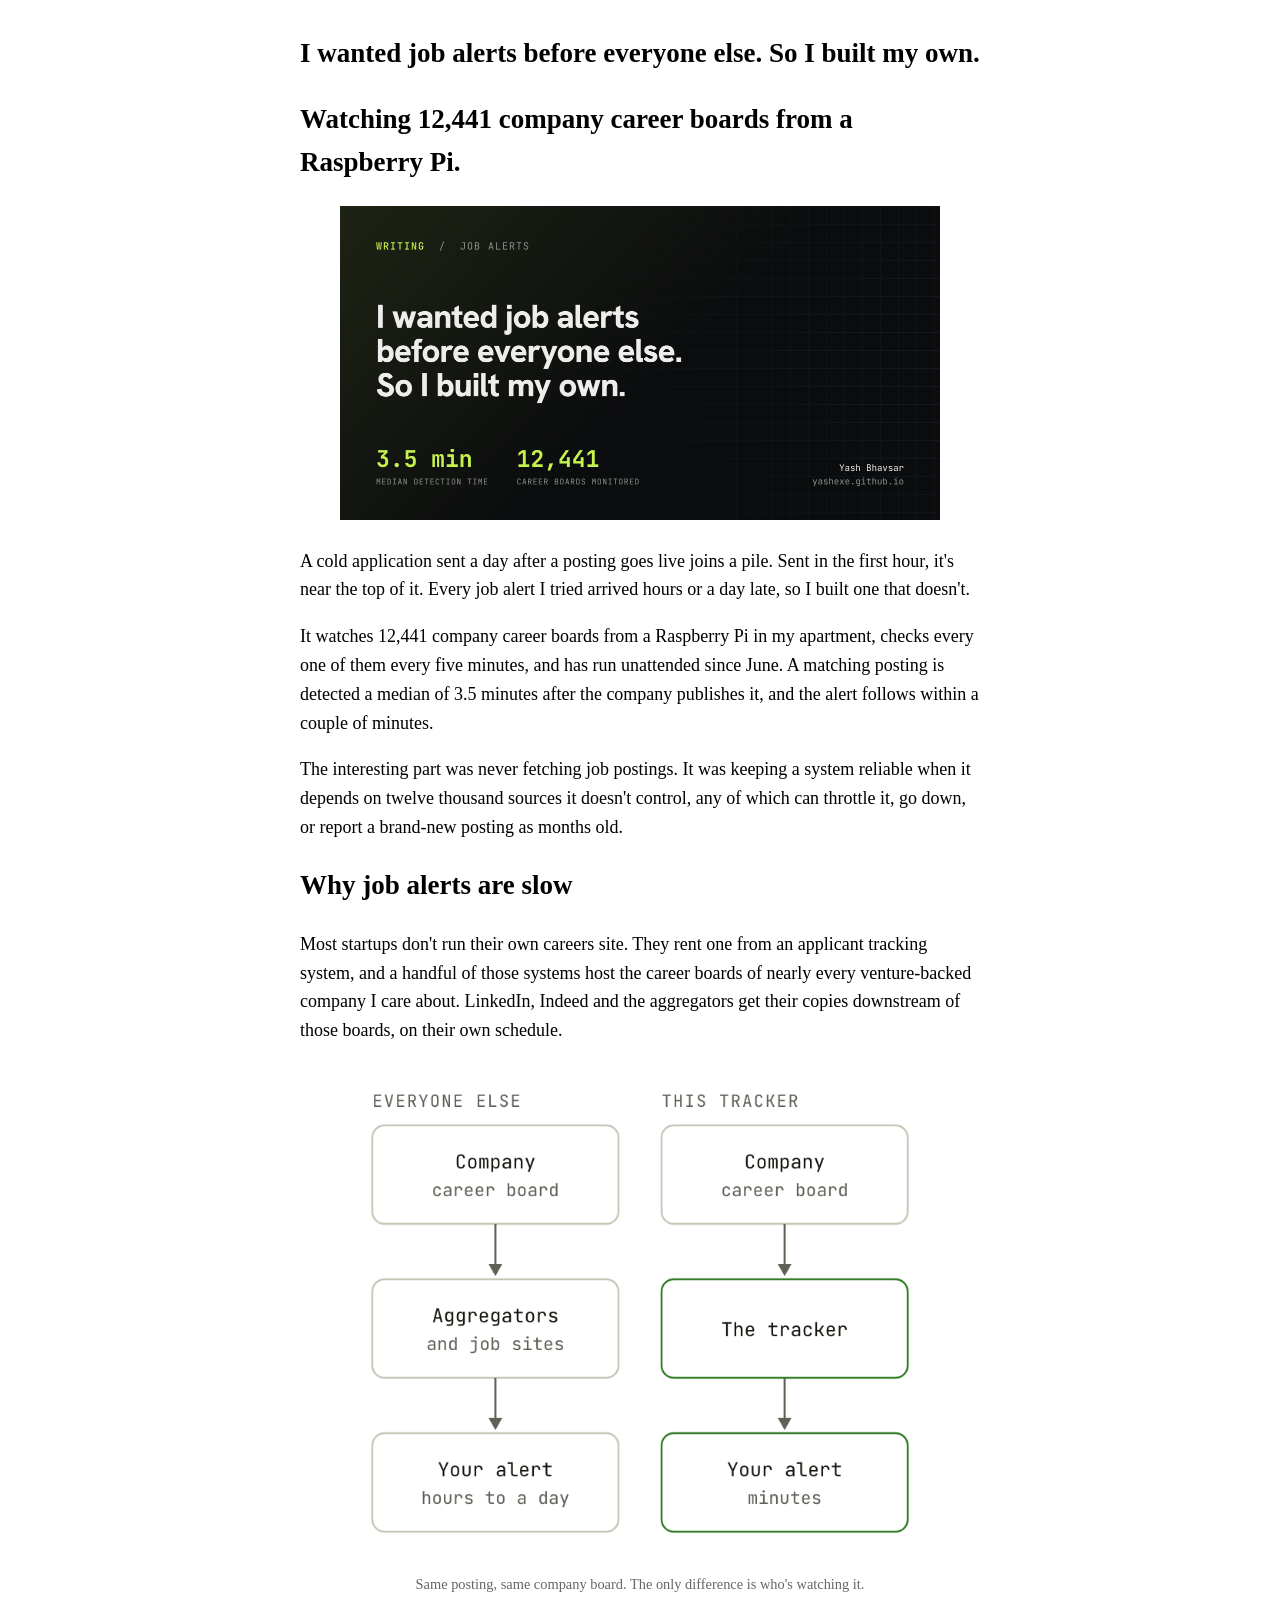
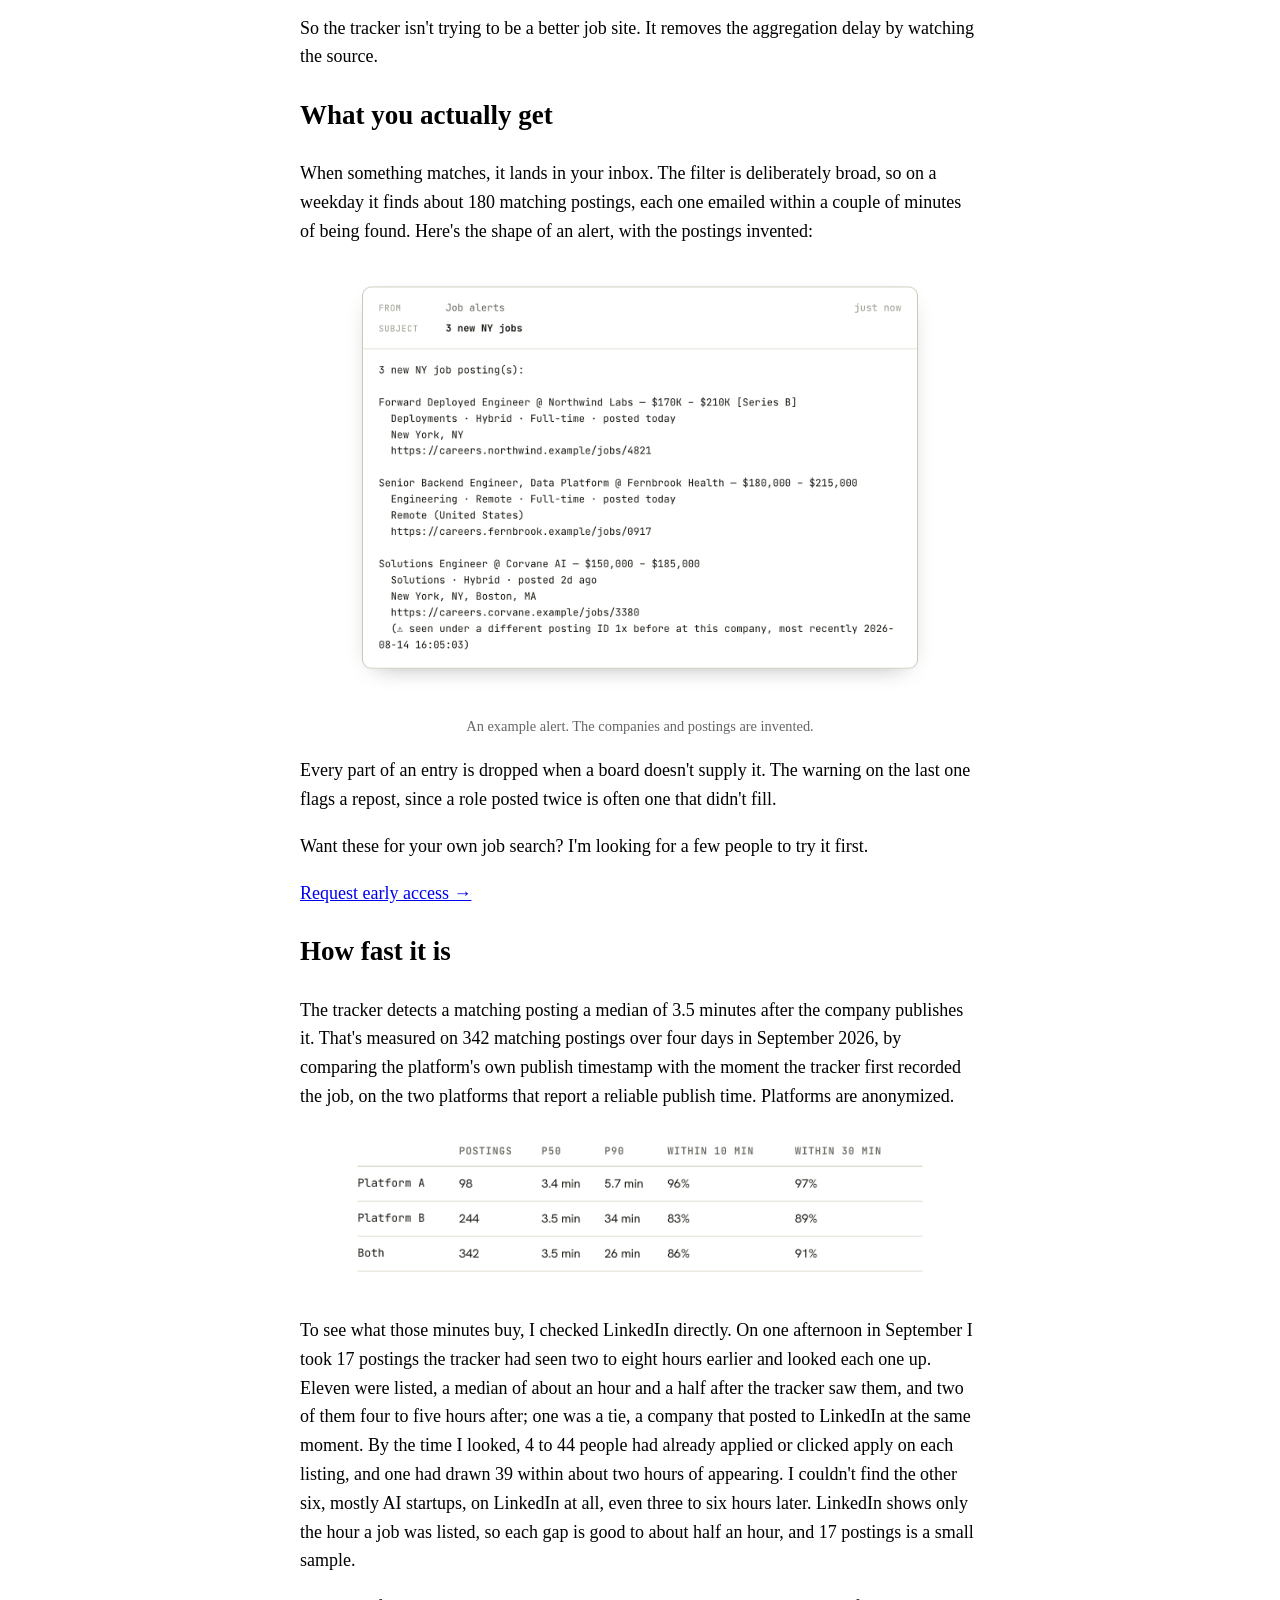
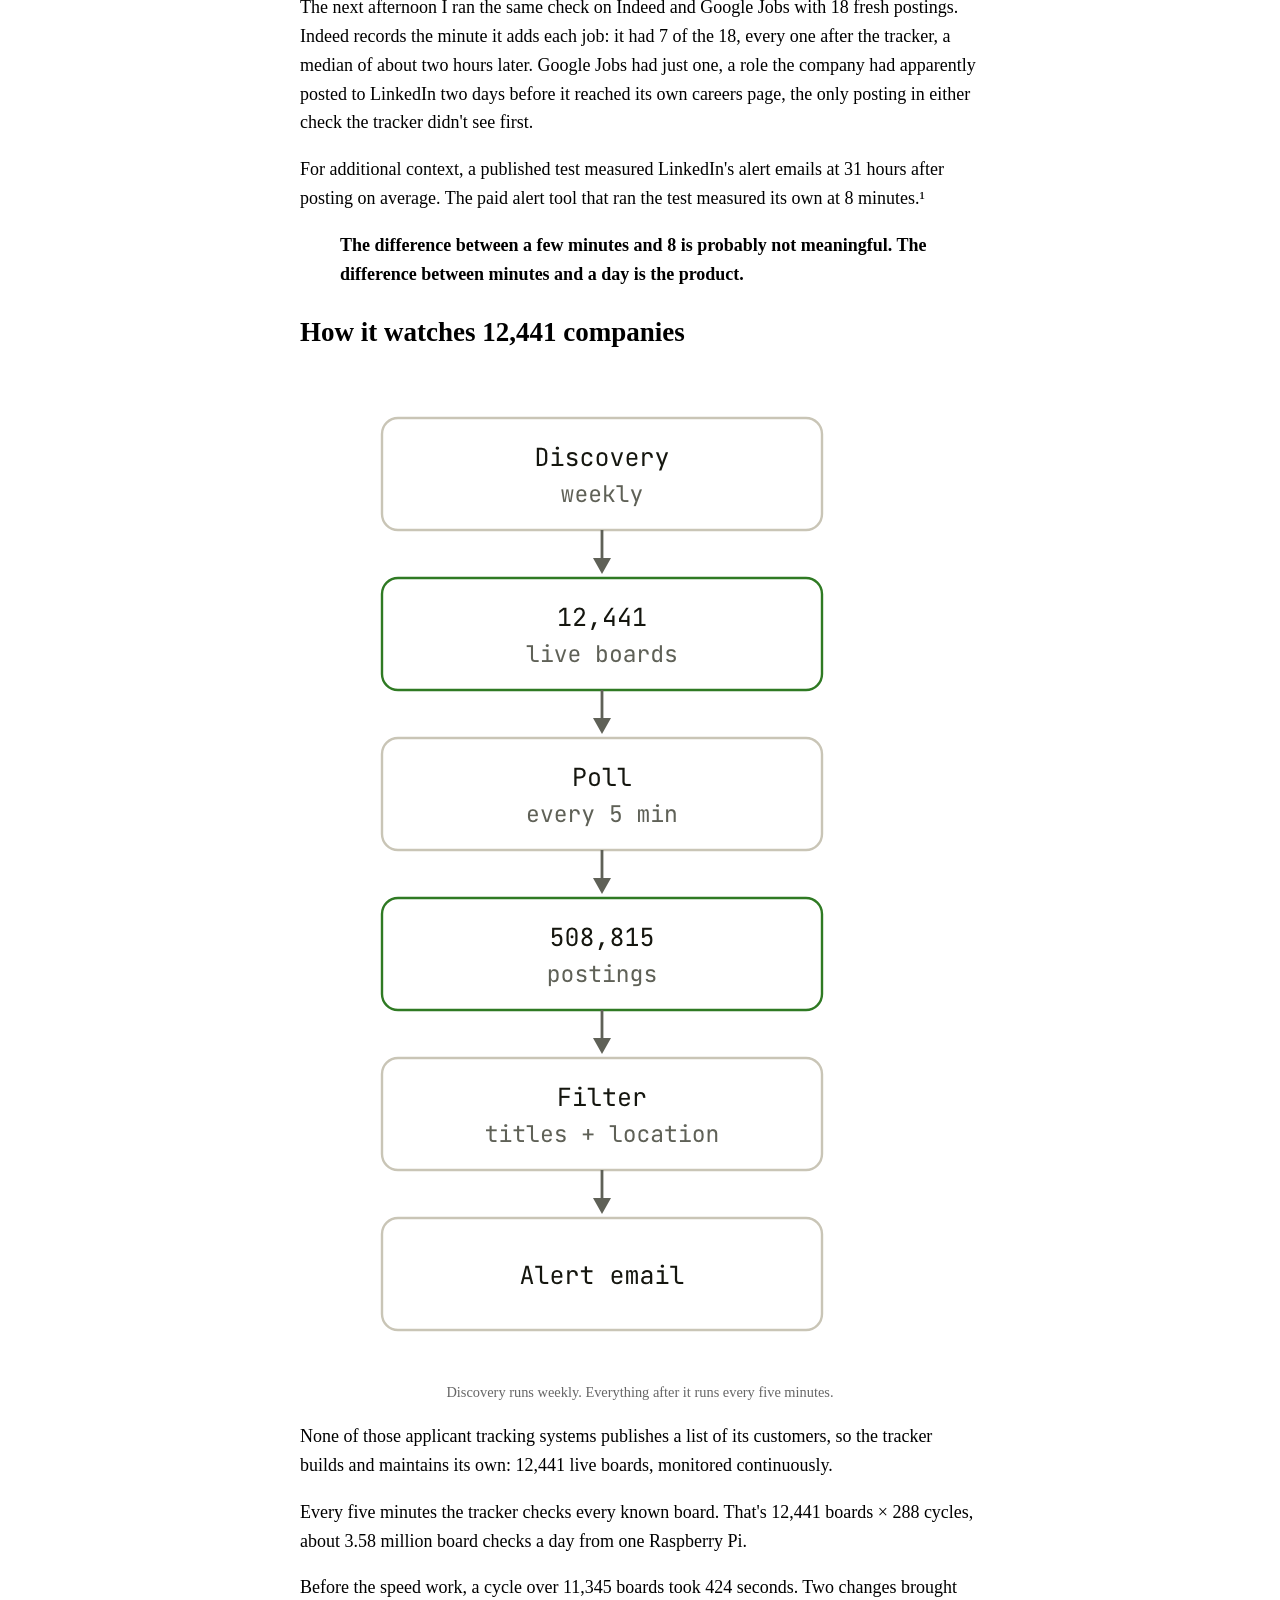
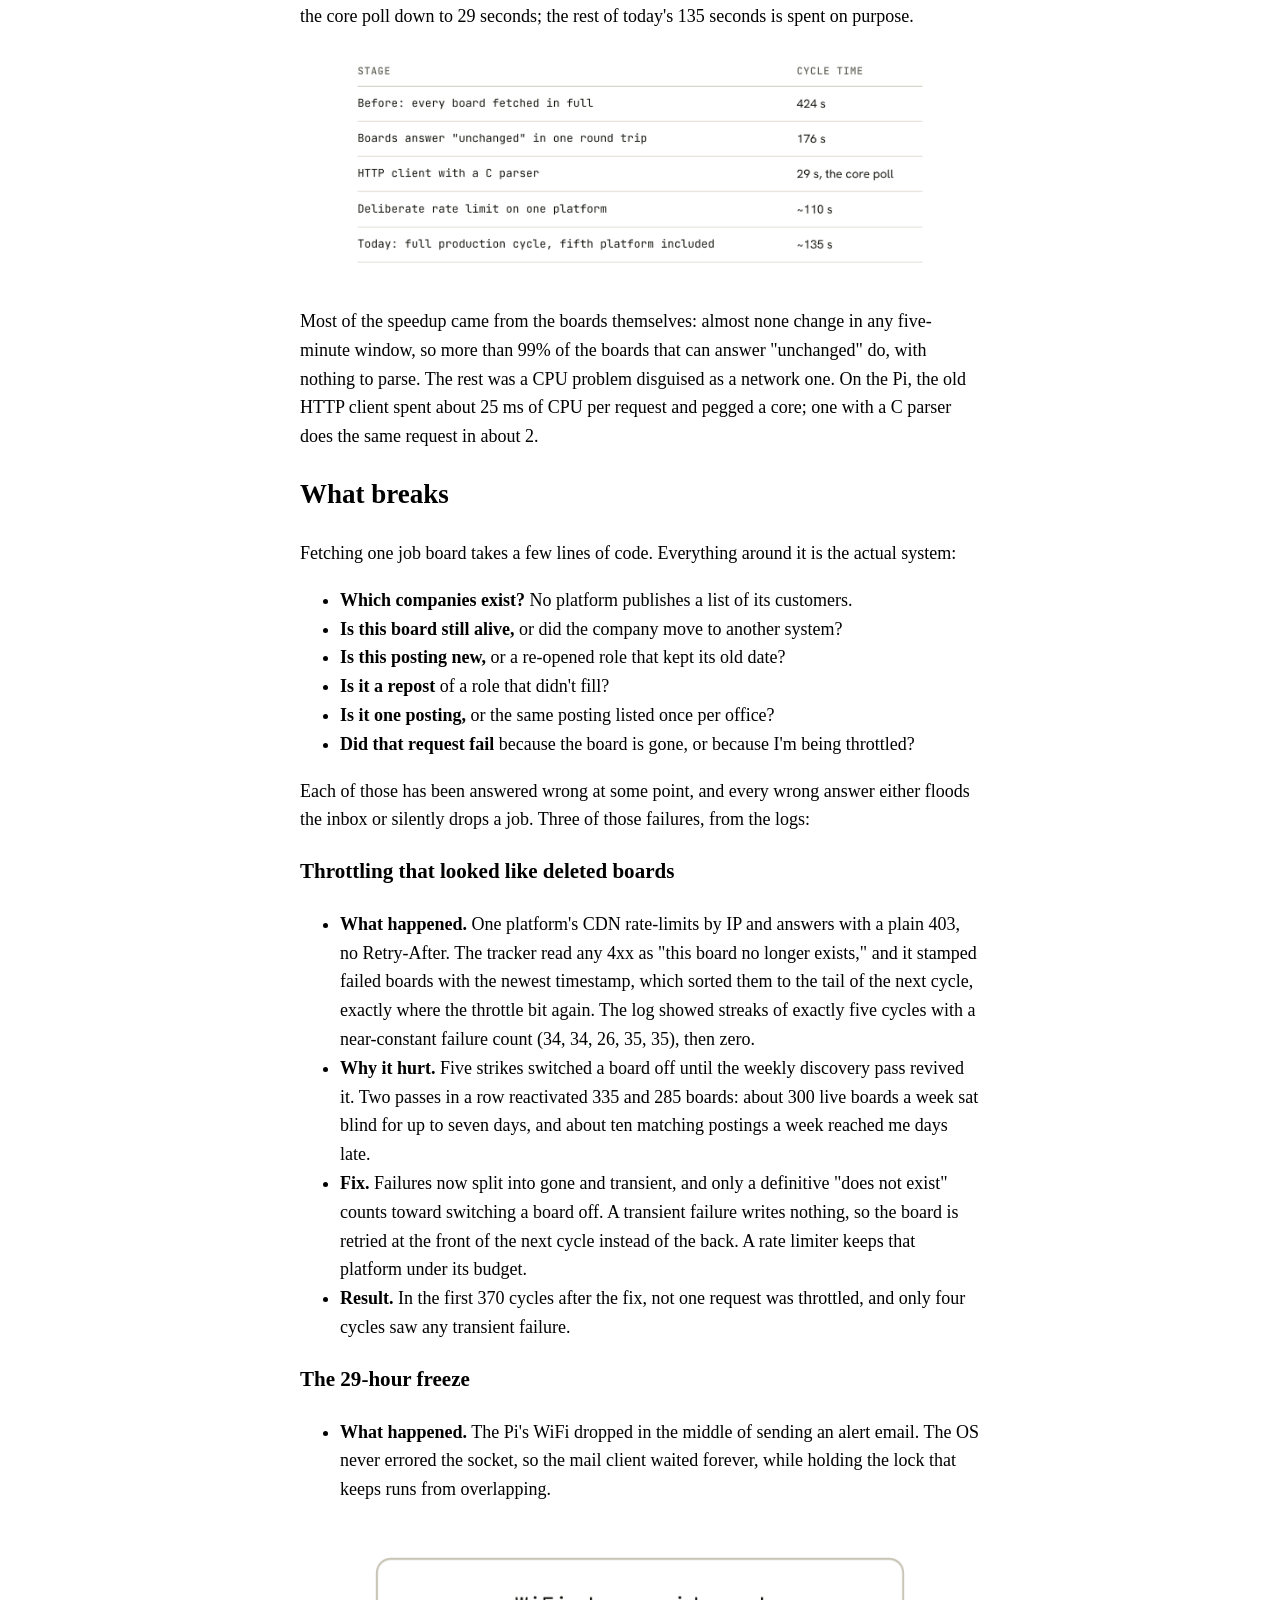
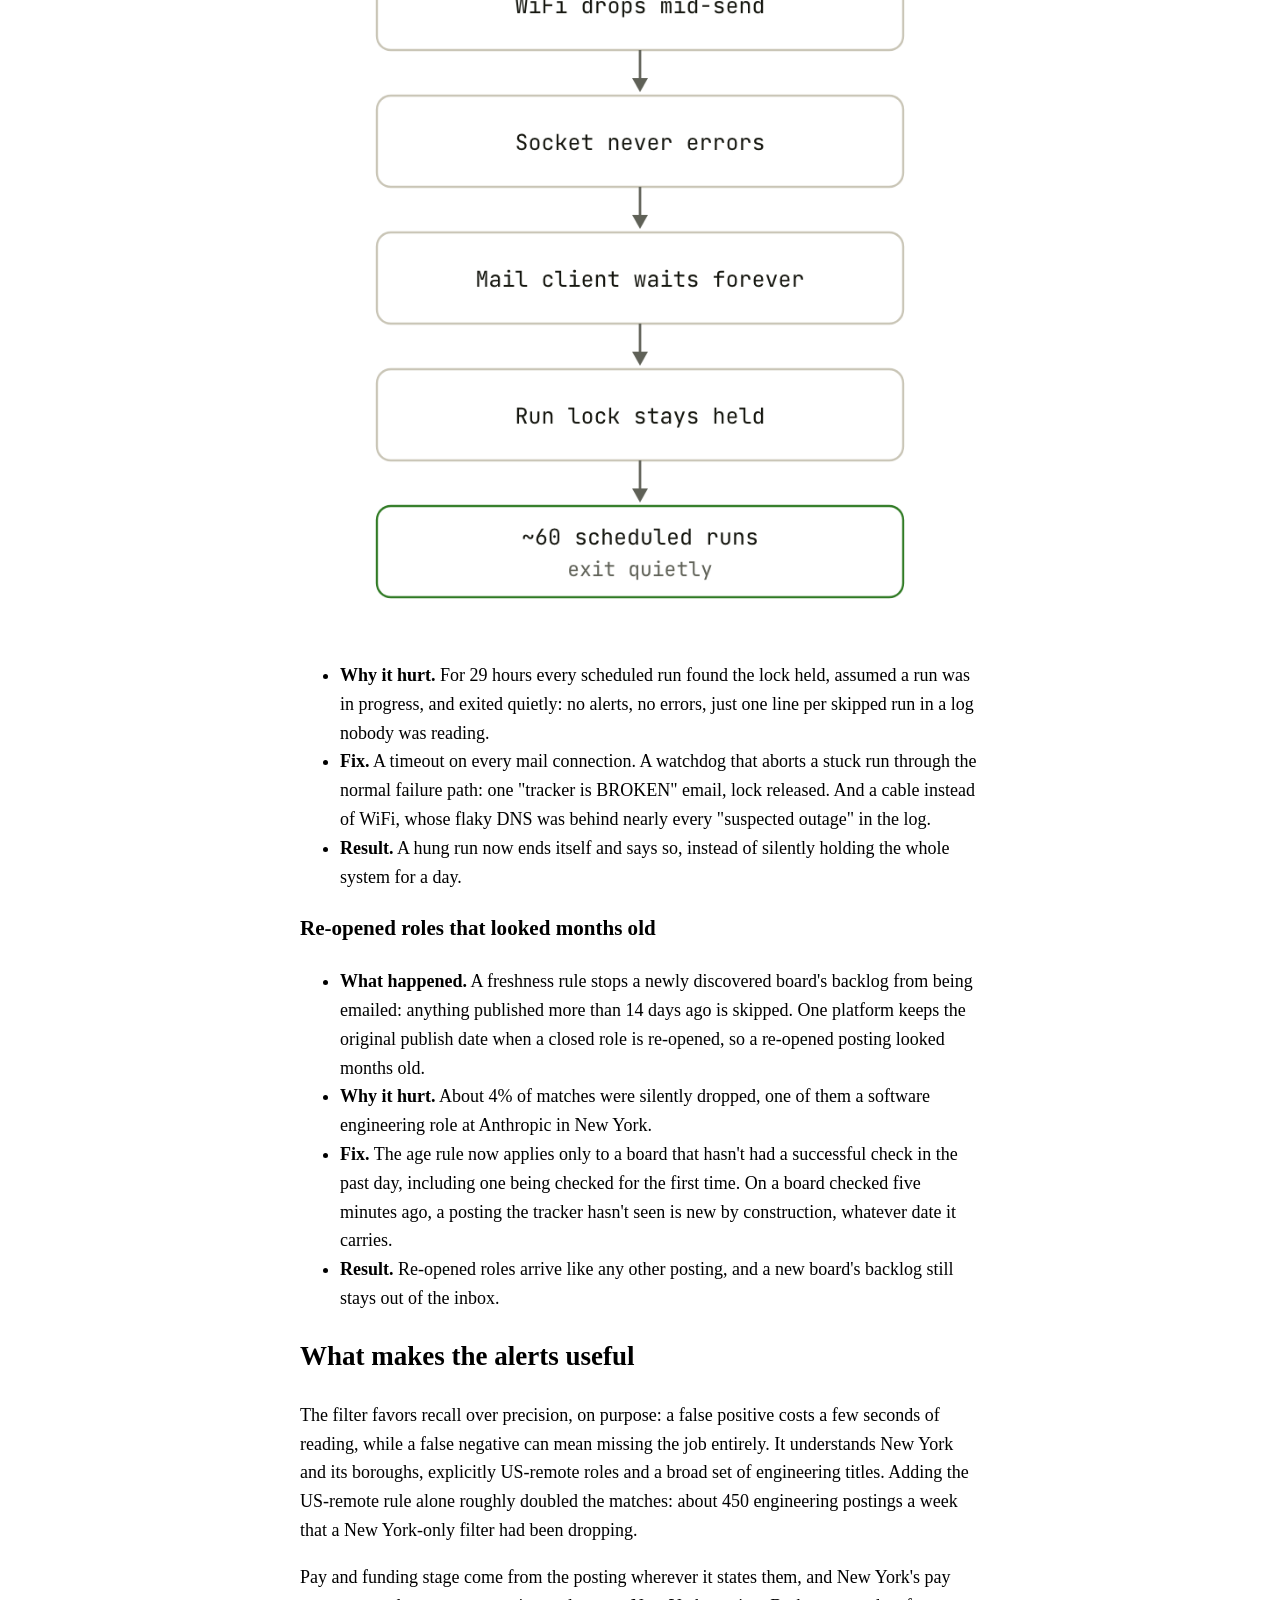
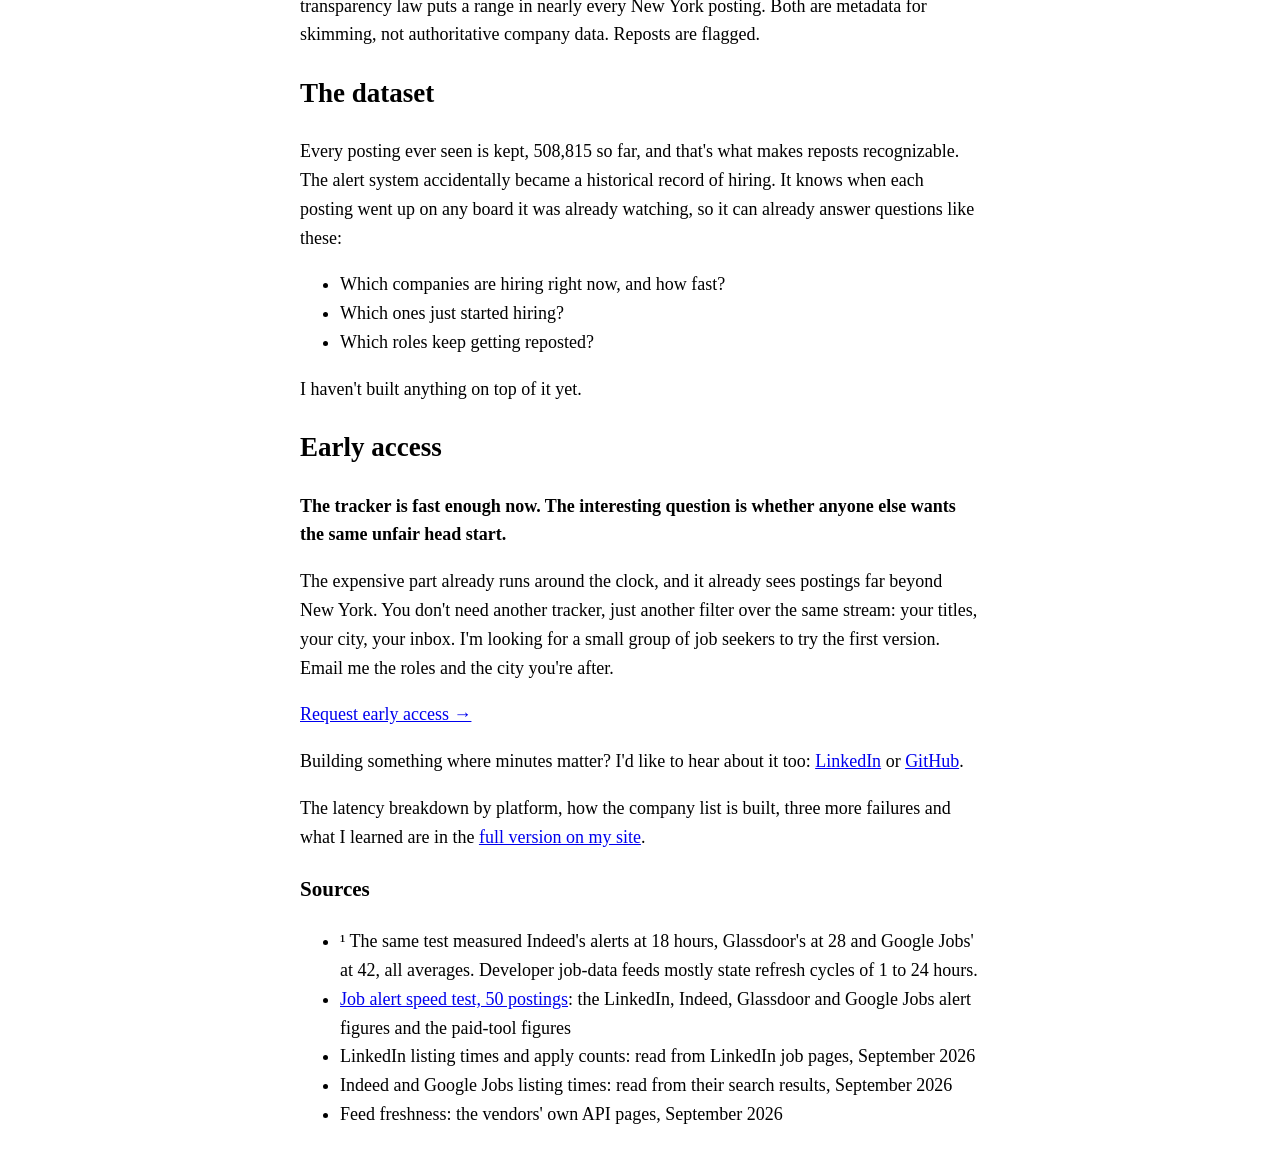
<file: writing/job-boards-raspberry-pi/medium.html>
<!doctype html><html lang="en"><head><meta charset="utf-8">
<meta name="viewport" content="width=device-width, initial-scale=1">
<meta name="robots" content="noindex">
<link rel="canonical" href="https://yashexe.github.io/writing/job-boards-raspberry-pi/">
<title>I wanted job alerts before everyone else. So I built my own.</title>
<meta name="description" content="Watching 12,441 company career boards from a Raspberry Pi.">
<style>body{max-width:680px;margin:2rem auto;padding:0 16px;font:18px/1.6 Georgia,serif}img{max-width:100%}figcaption{color:#666;font-size:.9rem;text-align:center}</style>
</head><body><article>
<h1>I wanted job alerts before everyone else. So I built my own.</h1>
<h2>Watching 12,441 company career boards from a Raspberry Pi.</h2>
<figure><img src="https://yashexe.github.io/assets/writing/medium/00-cover-card.png" alt="I wanted job alerts before everyone else. So I built my own. 3.5 min median detection time, 12,441 career boards monitored."></figure>
<p>A cold application sent a day after a posting goes live joins a pile. Sent in the first hour, it's near the top of it. Every job alert I tried arrived hours or a day late, so I built one that doesn't.</p>
<p>It watches 12,441 company career boards from a Raspberry Pi in my apartment, checks every one of them every five minutes, and has run unattended since June. A matching posting is detected a median of 3.5 minutes after the company publishes it, and the alert follows within a couple of minutes.</p>
<p>The interesting part was never fetching job postings. It was keeping a system reliable when it depends on twelve thousand sources it doesn't control, any of which can throttle it, go down, or report a brand-new posting as months old.</p>
<h2>Why job alerts are slow</h2>
<p>Most startups don't run their own careers site. They rent one from an applicant tracking system, and a handful of those systems host the career boards of nearly every venture-backed company I care about. LinkedIn, Indeed and the aggregators get their copies downstream of those boards, on their own schedule.</p>
<figure><img src="https://yashexe.github.io/assets/writing/medium/01-why-alerts-are-slow.png" alt="Everyone else: career board, then aggregators, then your alert hours to a day later. This tracker: career board, then the tracker, then your alert in minutes."><figcaption>Same posting, same company board. The only difference is who's watching it.</figcaption></figure>
<p>So the tracker isn't trying to be a better job site. It removes the aggregation delay by watching the source.</p>
<h2>What you actually get</h2>
<p>When something matches, it lands in your inbox. The filter is deliberately broad, so on a weekday it finds about 180 matching postings, each one emailed within a couple of minutes of being found. Here's the shape of an alert, with the postings invented:</p>
<figure><img src="https://yashexe.github.io/assets/writing/medium/02-alert-email.png" alt="Example alert email with three invented postings"><figcaption>An example alert. The companies and postings are invented.</figcaption></figure>
<p>Every part of an entry is dropped when a board doesn't supply it. The warning on the last one flags a repost, since a role posted twice is often one that didn't fill.</p>
<p>Want these for your own job search? I'm looking for a few people to try it first.</p>
<p><a href="mailto:yashbhavsar3602@gmail.com?subject=Early%20access">Request early access →</a></p>
<h2>How fast it is</h2>
<p>The tracker detects a matching posting a median of 3.5 minutes after the company publishes it. That's measured on 342 matching postings over four days in September 2026, by comparing the platform's own publish timestamp with the moment the tracker first recorded the job, on the two platforms that report a reliable publish time. Platforms are anonymized.</p>
<figure><img src="https://yashexe.github.io/assets/writing/medium/03-speed-table.png" alt="Detection latency: Platform A 98 postings, p50 3.4 min; Platform B 244 postings, p50 3.5 min; both 342 postings, p50 3.5 min, 86% within 10 minutes"></figure>
<p>To see what those minutes buy, I checked LinkedIn directly. On one afternoon in September I took 17 postings the tracker had seen two to eight hours earlier and looked each one up. Eleven were listed, a median of about an hour and a half after the tracker saw them, and two of them four to five hours after; one was a tie, a company that posted to LinkedIn at the same moment. By the time I looked, 4 to 44 people had already applied or clicked apply on each listing, and one had drawn 39 within about two hours of appearing. I couldn't find the other six, mostly AI startups, on LinkedIn at all, even three to six hours later. LinkedIn shows only the hour a job was listed, so each gap is good to about half an hour, and 17 postings is a small sample.</p>
<p>The next afternoon I ran the same check on Indeed and Google Jobs with 18 fresh postings. Indeed records the minute it adds each job: it had 7 of the 18, every one after the tracker, a median of about two hours later. Google Jobs had just one, a role the company had apparently posted to LinkedIn two days before it reached its own careers page, the only posting in either check the tracker didn't see first.</p>
<p>For additional context, a published test measured LinkedIn's alert emails at 31 hours after posting on average. The paid alert tool that ran the test measured its own at 8 minutes.¹</p>
<blockquote>
<p><strong>The difference between a few minutes and 8 is probably not meaningful. The difference between minutes and a day is the product.</strong></p>
</blockquote>
<h2>How it watches 12,441 companies</h2>
<figure><img src="https://yashexe.github.io/assets/writing/medium/04-pipeline.png" alt="Weekly discovery, 12,441 live boards, polled every 5 minutes, 508,815 postings, filtered by title and location, alert email"><figcaption>Discovery runs weekly. Everything after it runs every five minutes.</figcaption></figure>
<p>None of those applicant tracking systems publishes a list of its customers, so the tracker builds and maintains its own: 12,441 live boards, monitored continuously.</p>
<p>Every five minutes the tracker checks every known board. That's 12,441 boards × 288 cycles, about 3.58 million board checks a day from one Raspberry Pi.</p>
<p>Before the speed work, a cycle over 11,345 boards took 424 seconds. Two changes brought the core poll down to 29 seconds; the rest of today's 135 seconds is spent on purpose.</p>
<figure><img src="https://yashexe.github.io/assets/writing/medium/05-cycle-table.png" alt="Cycle time from 424 seconds down to about 135 seconds"></figure>
<p>Most of the speedup came from the boards themselves: almost none change in any five-minute window, so more than 99% of the boards that can answer "unchanged" do, with nothing to parse. The rest was a CPU problem disguised as a network one. On the Pi, the old HTTP client spent about 25 ms of CPU per request and pegged a core; one with a C parser does the same request in about 2.</p>
<h2>What breaks</h2>
<p>Fetching one job board takes a few lines of code. Everything around it is the actual system:</p>
<ul>
<li><strong>Which companies exist?</strong> No platform publishes a list of its customers.</li>
<li><strong>Is this board still alive,</strong> or did the company move to another system?</li>
<li><strong>Is this posting new,</strong> or a re-opened role that kept its old date?</li>
<li><strong>Is it a repost</strong> of a role that didn't fill?</li>
<li><strong>Is it one posting,</strong> or the same posting listed once per office?</li>
<li><strong>Did that request fail</strong> because the board is gone, or because I'm being throttled?</li>
</ul>
<p>Each of those has been answered wrong at some point, and every wrong answer either floods the inbox or silently drops a job. Three of those failures, from the logs:</p>
<div class="incident">
<h3>Throttling that looked like deleted boards</h3>
<ul>
<li><strong>What happened.</strong> One platform's CDN rate-limits by IP and answers with a plain 403, no Retry-After. The tracker read any 4xx as "this board no longer exists," and it stamped failed boards with the newest timestamp, which sorted them to the tail of the next cycle, exactly where the throttle bit again. The log showed streaks of exactly five cycles with a near-constant failure count (34, 34, 26, 35, 35), then zero.</li>
<li><strong>Why it hurt.</strong> Five strikes switched a board off until the weekly discovery pass revived it. Two passes in a row reactivated 335 and 285 boards: about 300 live boards a week sat blind for up to seven days, and about ten matching postings a week reached me days late.</li>
<li><strong>Fix.</strong> Failures now split into gone and transient, and only a definitive "does not exist" counts toward switching a board off. A transient failure writes nothing, so the board is retried at the front of the next cycle instead of the back. A rate limiter keeps that platform under its budget.</li>
<li><strong>Result.</strong> In the first 370 cycles after the fix, not one request was throttled, and only four cycles saw any transient failure.</li>
</ul>
</div>
<div class="incident">
<h3>The 29-hour freeze</h3>
<ul>
<li><strong>What happened.</strong> The Pi's WiFi dropped in the middle of sending an alert email. The OS never errored the socket, so the mail client waited forever, while holding the lock that keeps runs from overlapping.</li>
</ul>
<figure><img src="https://yashexe.github.io/assets/writing/medium/06-the-29-hour-freeze.png" alt="WiFi drops mid-send, the socket never errors, the mail client waits forever, the run lock stays held, about 60 scheduled runs exit quietly"></figure>
<ul>
<li><strong>Why it hurt.</strong> For 29 hours every scheduled run found the lock held, assumed a run was in progress, and exited quietly: no alerts, no errors, just one line per skipped run in a log nobody was reading.</li>
<li><strong>Fix.</strong> A timeout on every mail connection. A watchdog that aborts a stuck run through the normal failure path: one "tracker is BROKEN" email, lock released. And a cable instead of WiFi, whose flaky DNS was behind nearly every "suspected outage" in the log.</li>
<li><strong>Result.</strong> A hung run now ends itself and says so, instead of silently holding the whole system for a day.</li>
</ul>
</div>
<div class="incident">
<h3>Re-opened roles that looked months old</h3>
<ul>
<li><strong>What happened.</strong> A freshness rule stops a newly discovered board's backlog from being emailed: anything published more than 14 days ago is skipped. One platform keeps the original publish date when a closed role is re-opened, so a re-opened posting looked months old.</li>
<li><strong>Why it hurt.</strong> About 4% of matches were silently dropped, one of them a software engineering role at Anthropic in New York.</li>
<li><strong>Fix.</strong> The age rule now applies only to a board that hasn't had a successful check in the past day, including one being checked for the first time. On a board checked five minutes ago, a posting the tracker hasn't seen is new by construction, whatever date it carries.</li>
<li><strong>Result.</strong> Re-opened roles arrive like any other posting, and a new board's backlog still stays out of the inbox.</li>
</ul>
</div>
<h2>What makes the alerts useful</h2>
<p>The filter favors recall over precision, on purpose: a false positive costs a few seconds of reading, while a false negative can mean missing the job entirely. It understands New York and its boroughs, explicitly US-remote roles and a broad set of engineering titles. Adding the US-remote rule alone roughly doubled the matches: about 450 engineering postings a week that a New York-only filter had been dropping.</p>
<p>Pay and funding stage come from the posting wherever it states them, and New York's pay transparency law puts a range in nearly every New York posting. Both are metadata for skimming, not authoritative company data. Reposts are flagged.</p>
<h2>The dataset</h2>
<p>Every posting ever seen is kept, 508,815 so far, and that's what makes reposts recognizable. The alert system accidentally became a historical record of hiring. It knows when each posting went up on any board it was already watching, so it can already answer questions like these:</p>
<ul>
<li>Which companies are hiring right now, and how fast?</li>
<li>Which ones just started hiring?</li>
<li>Which roles keep getting reposted?</li>
</ul>
<p>I haven't built anything on top of it yet.</p>
<h2>Early access</h2>
<p><strong>The tracker is fast enough now. The interesting question is whether anyone else wants the same unfair head start.</strong></p>
<p>The expensive part already runs around the clock, and it already sees postings far beyond New York. You don't need another tracker, just another filter over the same stream: your titles, your city, your inbox. I'm looking for a small group of job seekers to try the first version. Email me the roles and the city you're after.</p>
<p><a href="mailto:yashbhavsar3602@gmail.com?subject=Early%20access">Request early access →</a></p>
<p>Building something where minutes matter? I'd like to hear about it too: <a href="https://www.linkedin.com/in/yash-bhav">LinkedIn</a> or <a href="https://github.com/yashexe">GitHub</a>.</p>
<p>The latency breakdown by platform, how the company list is built, three more failures and what I learned are in the <a href="https://yashexe.github.io/writing/job-boards-raspberry-pi/">full version on my site</a>.</p>
<h3>Sources</h3>
<ul>
<li>¹ The same test measured Indeed's alerts at 18 hours, Glassdoor's at 28 and Google Jobs' at 42, all averages. Developer job-data feeds mostly state refresh cycles of 1 to 24 hours.</li>
<li><a href="https://scoutify.com/blog/best-instant-job-alert-tool/">Job alert speed test, 50 postings</a>: the LinkedIn, Indeed, Glassdoor and Google Jobs alert figures and the paid-tool figures</li>
<li>LinkedIn listing times and apply counts: read from LinkedIn job pages, September 2026</li>
<li>Indeed and Google Jobs listing times: read from their search results, September 2026</li>
<li>Feed freshness: the vendors' own API pages, September 2026</li>
</ul>
</article></body></html>
</file>
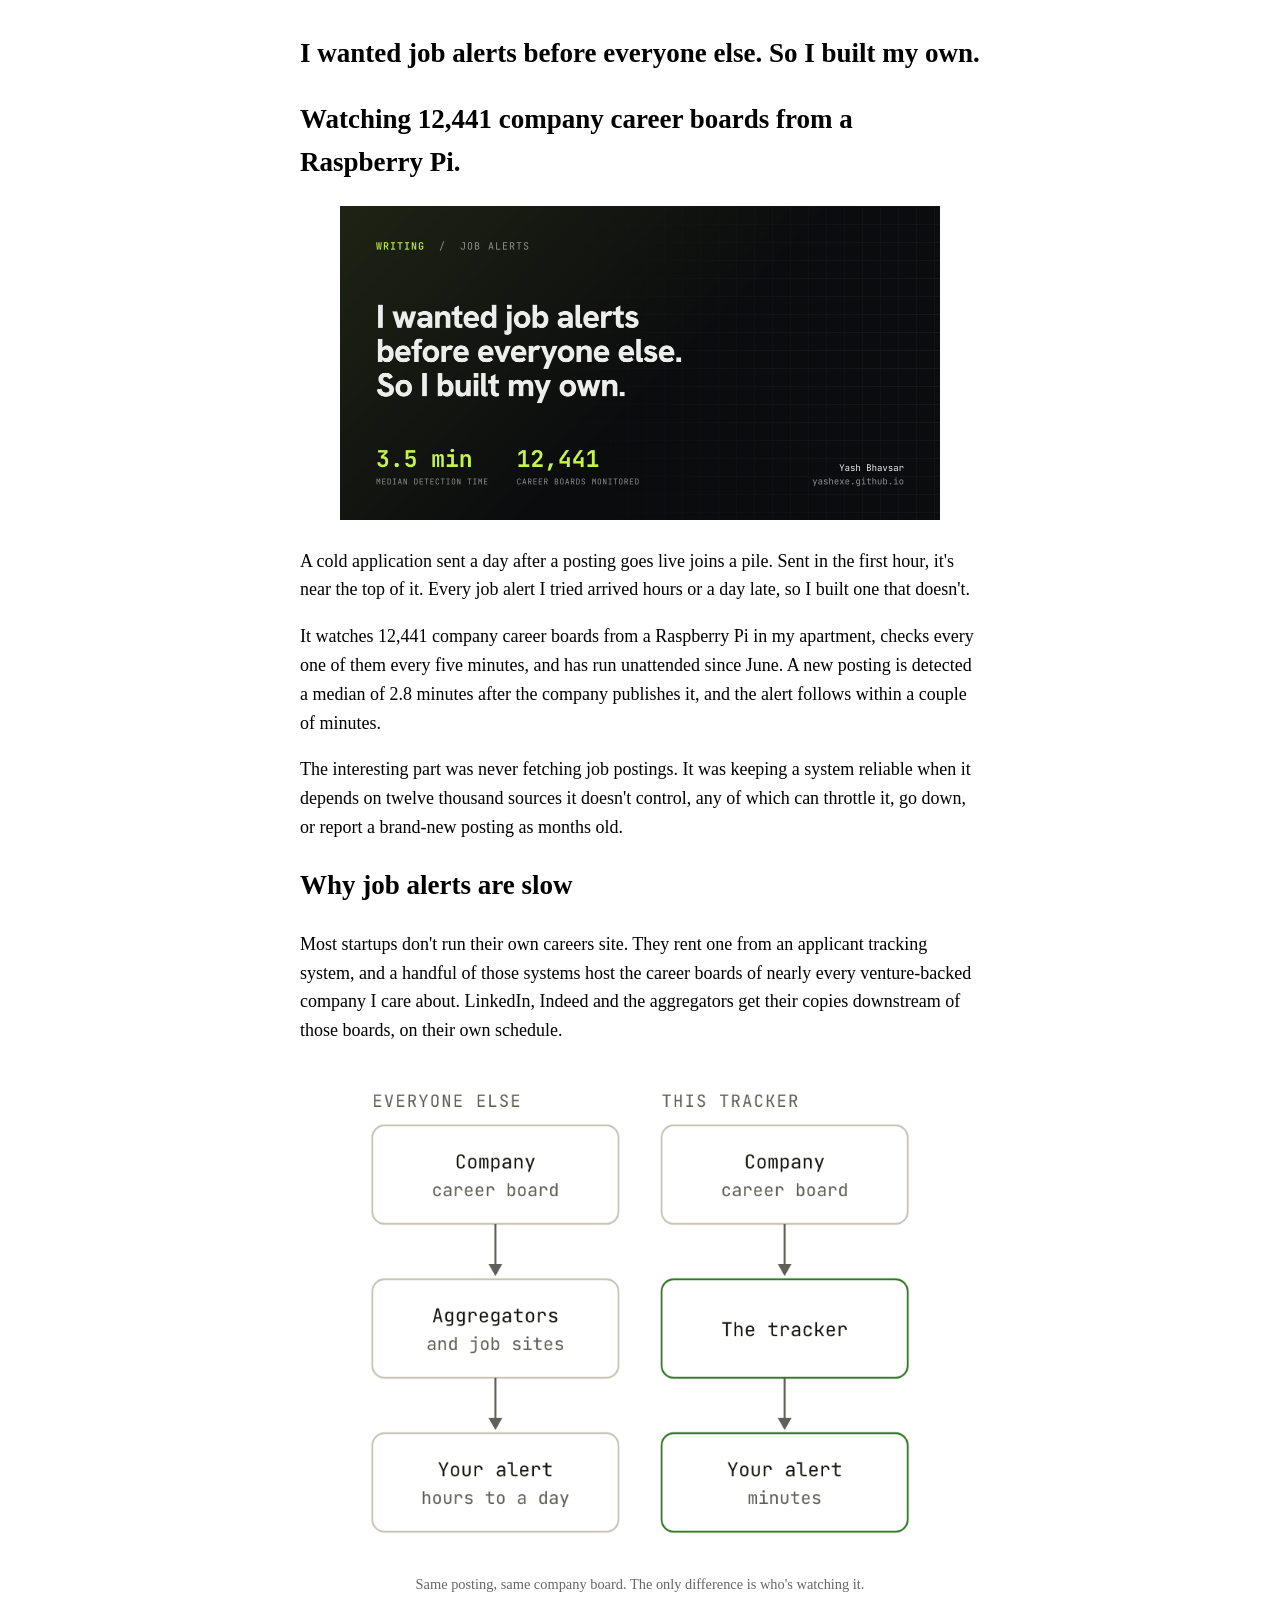
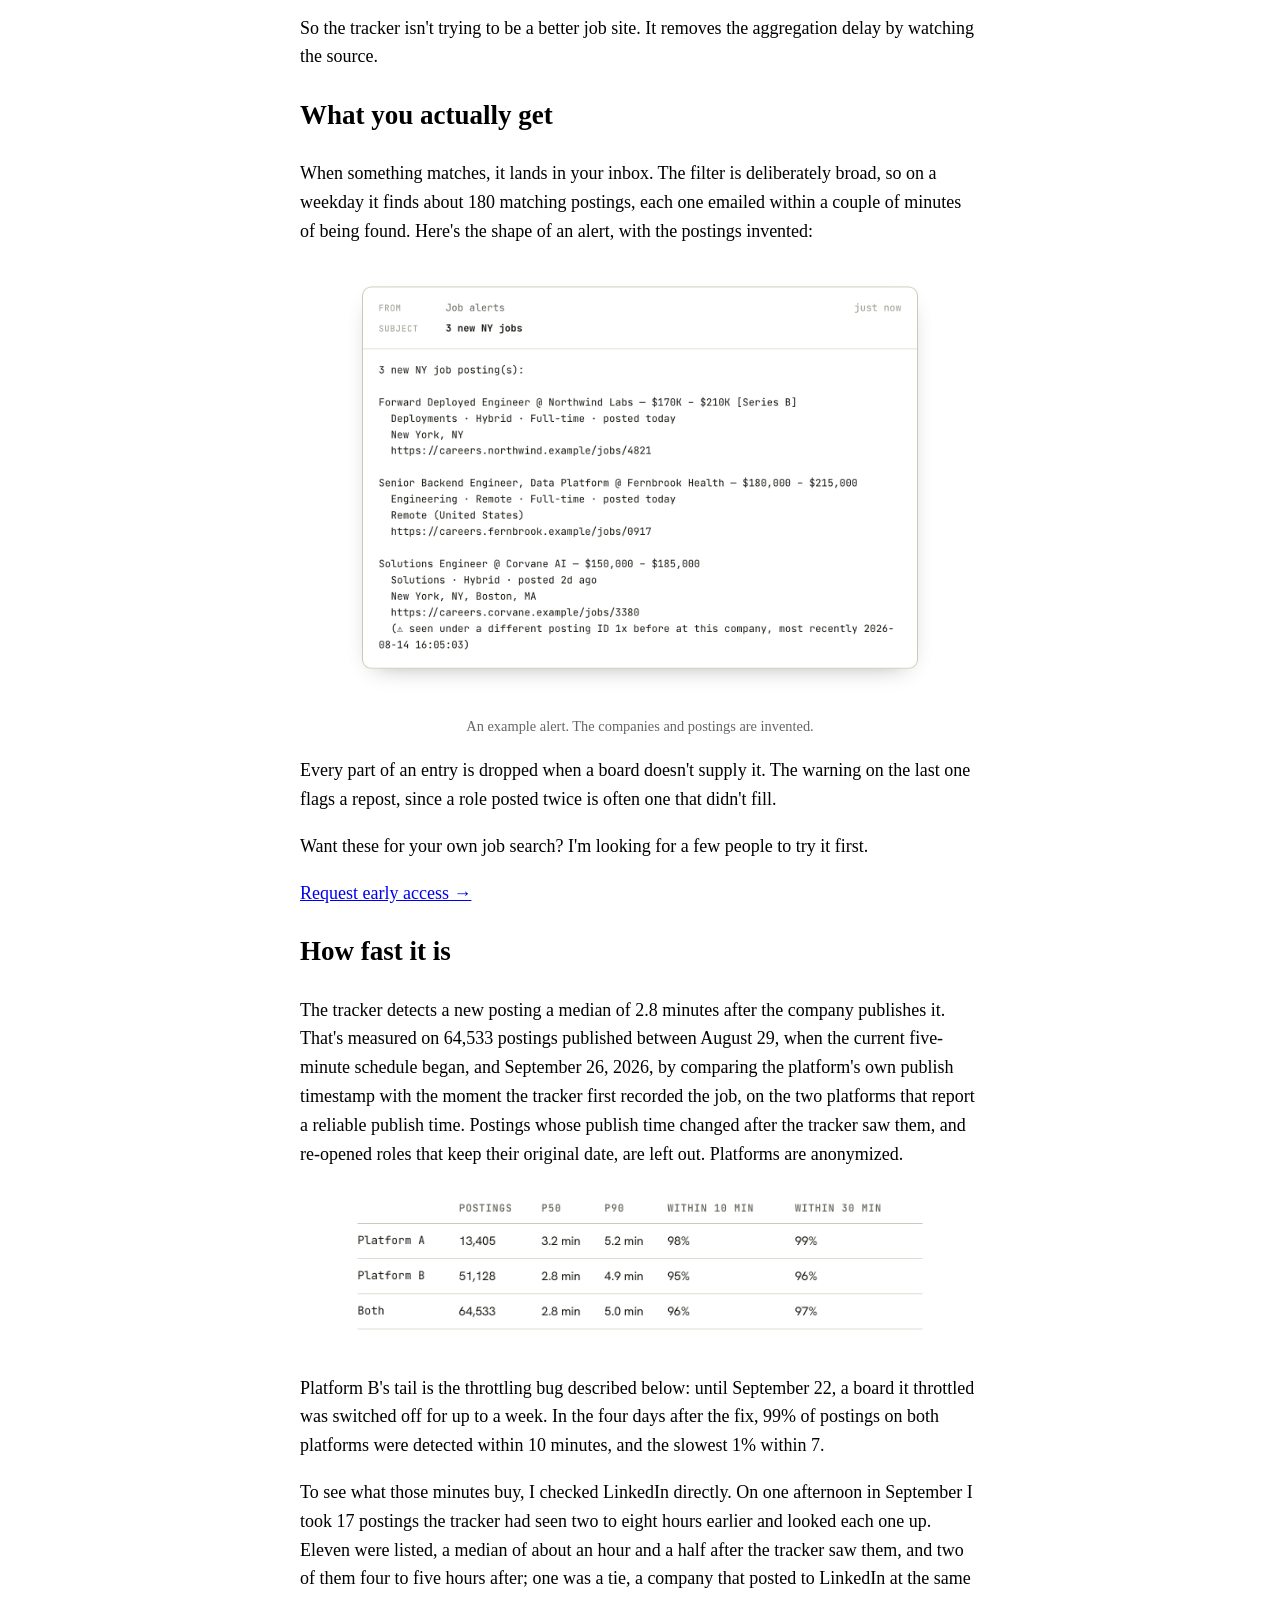
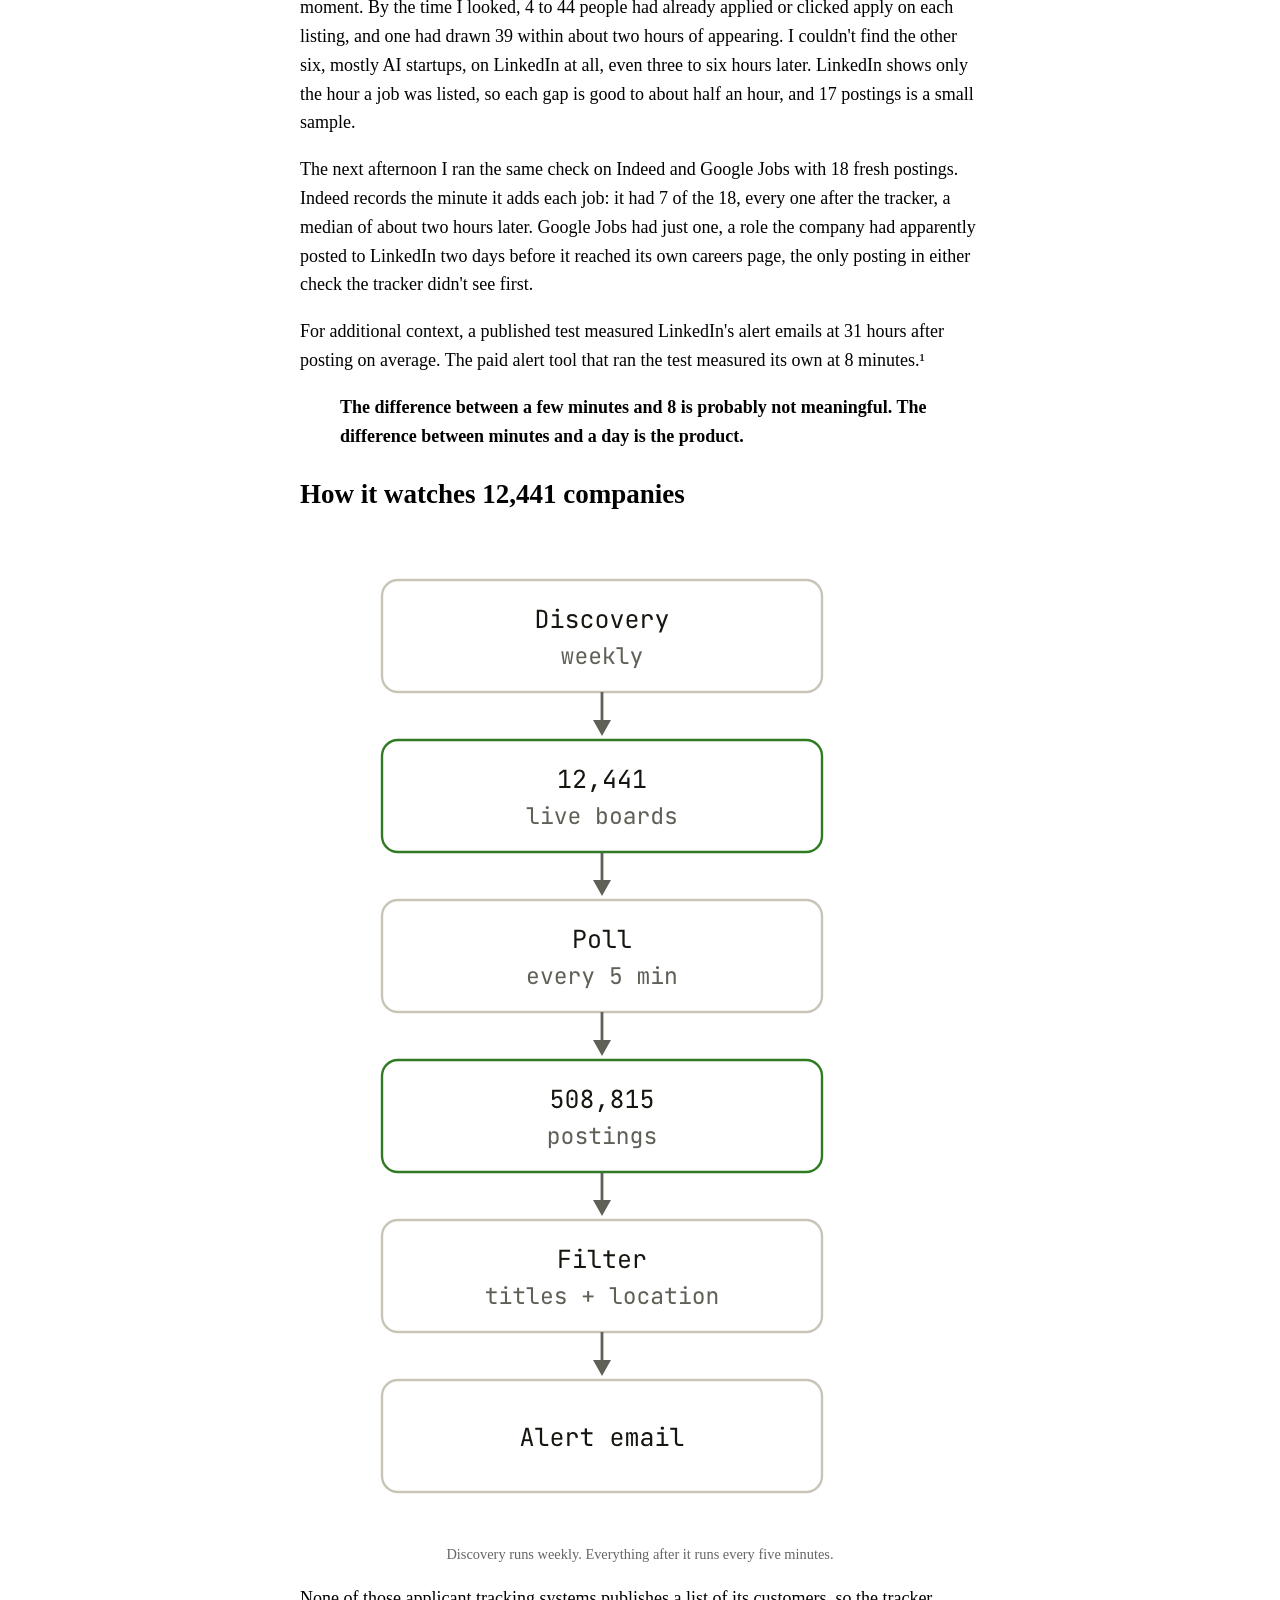
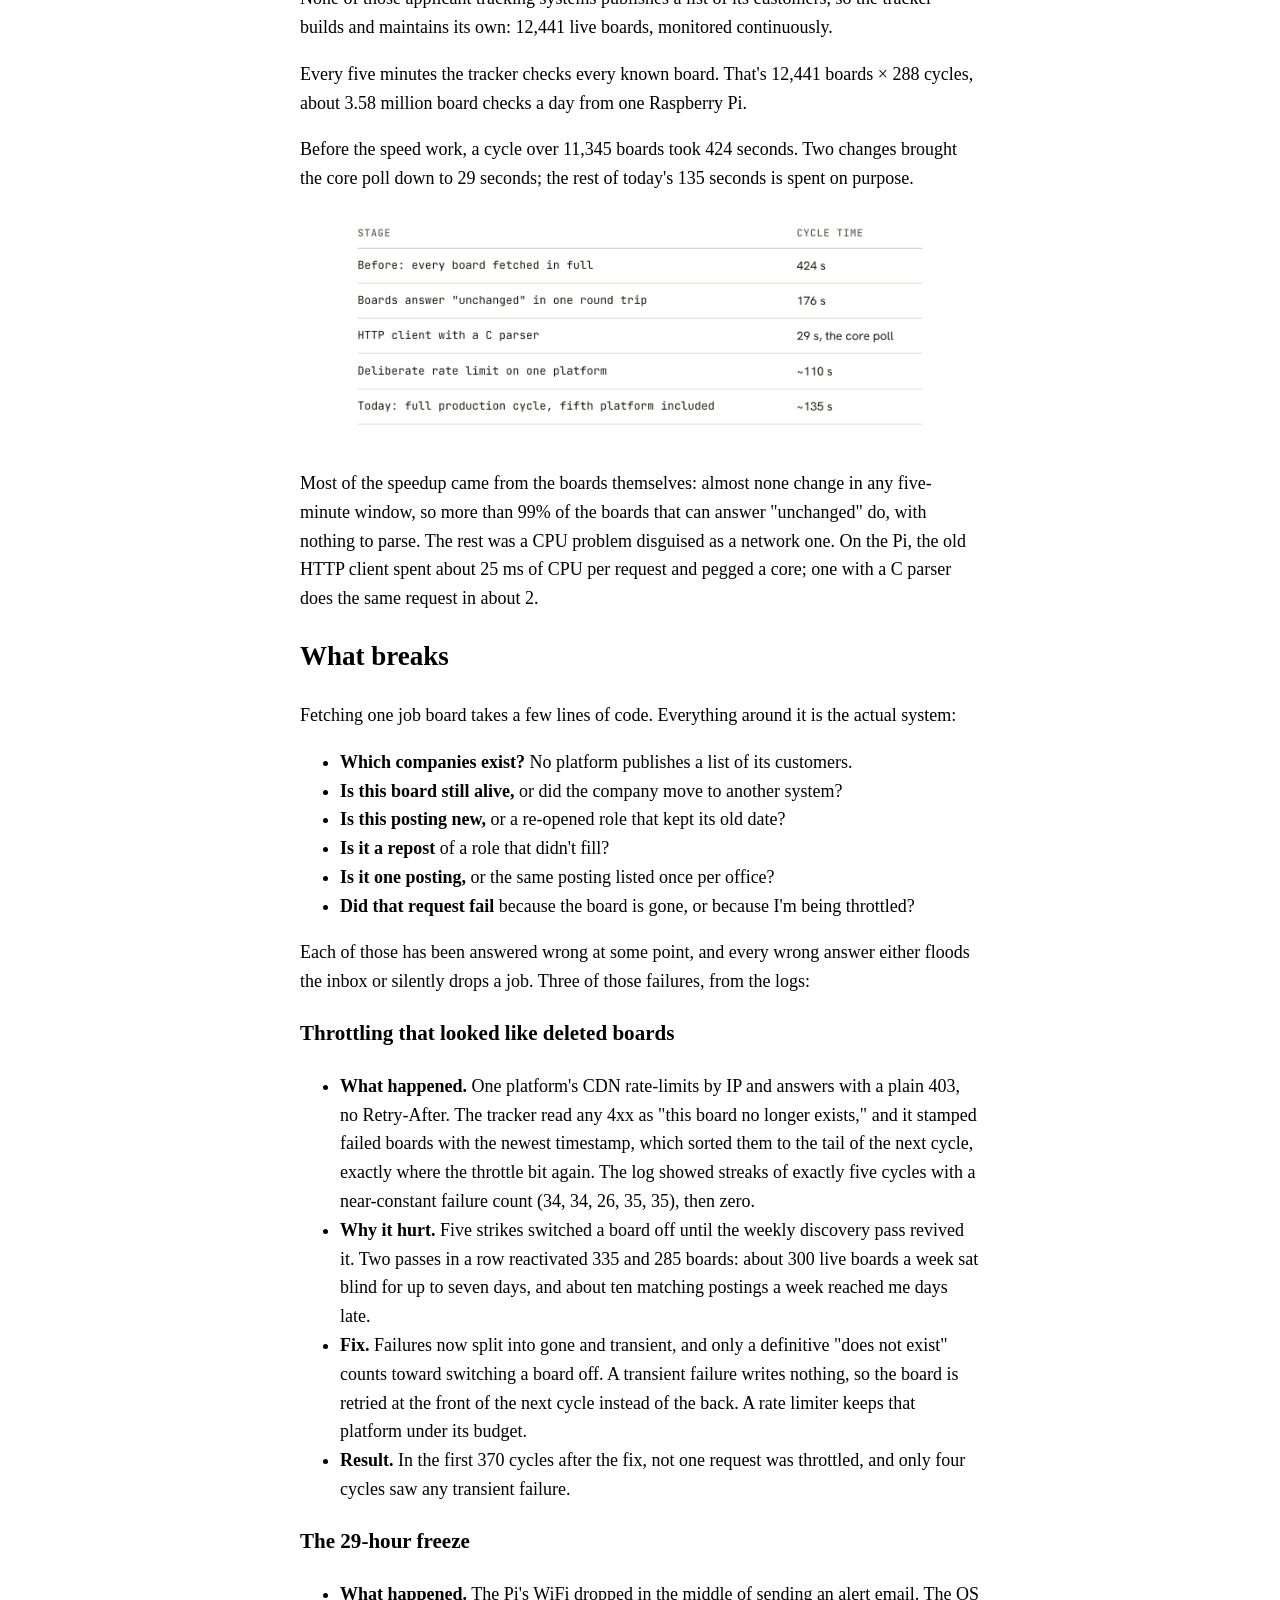
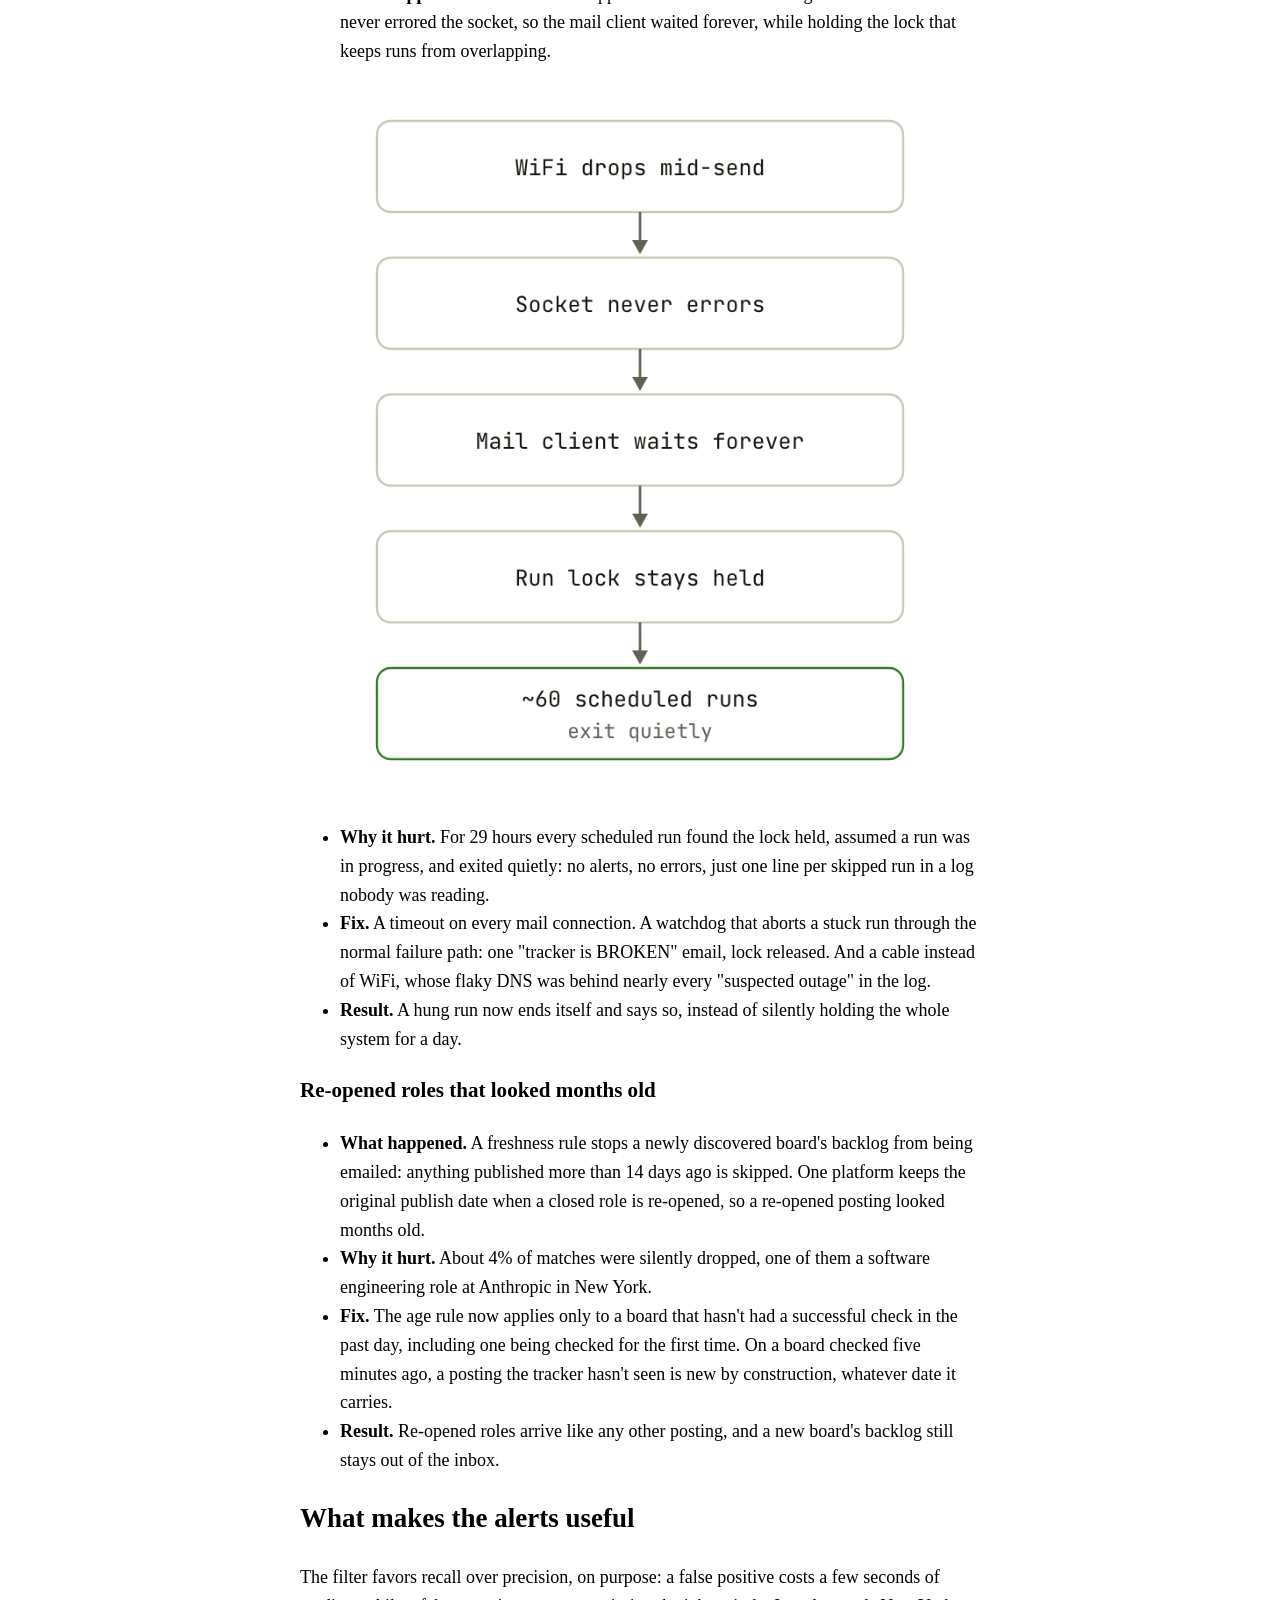
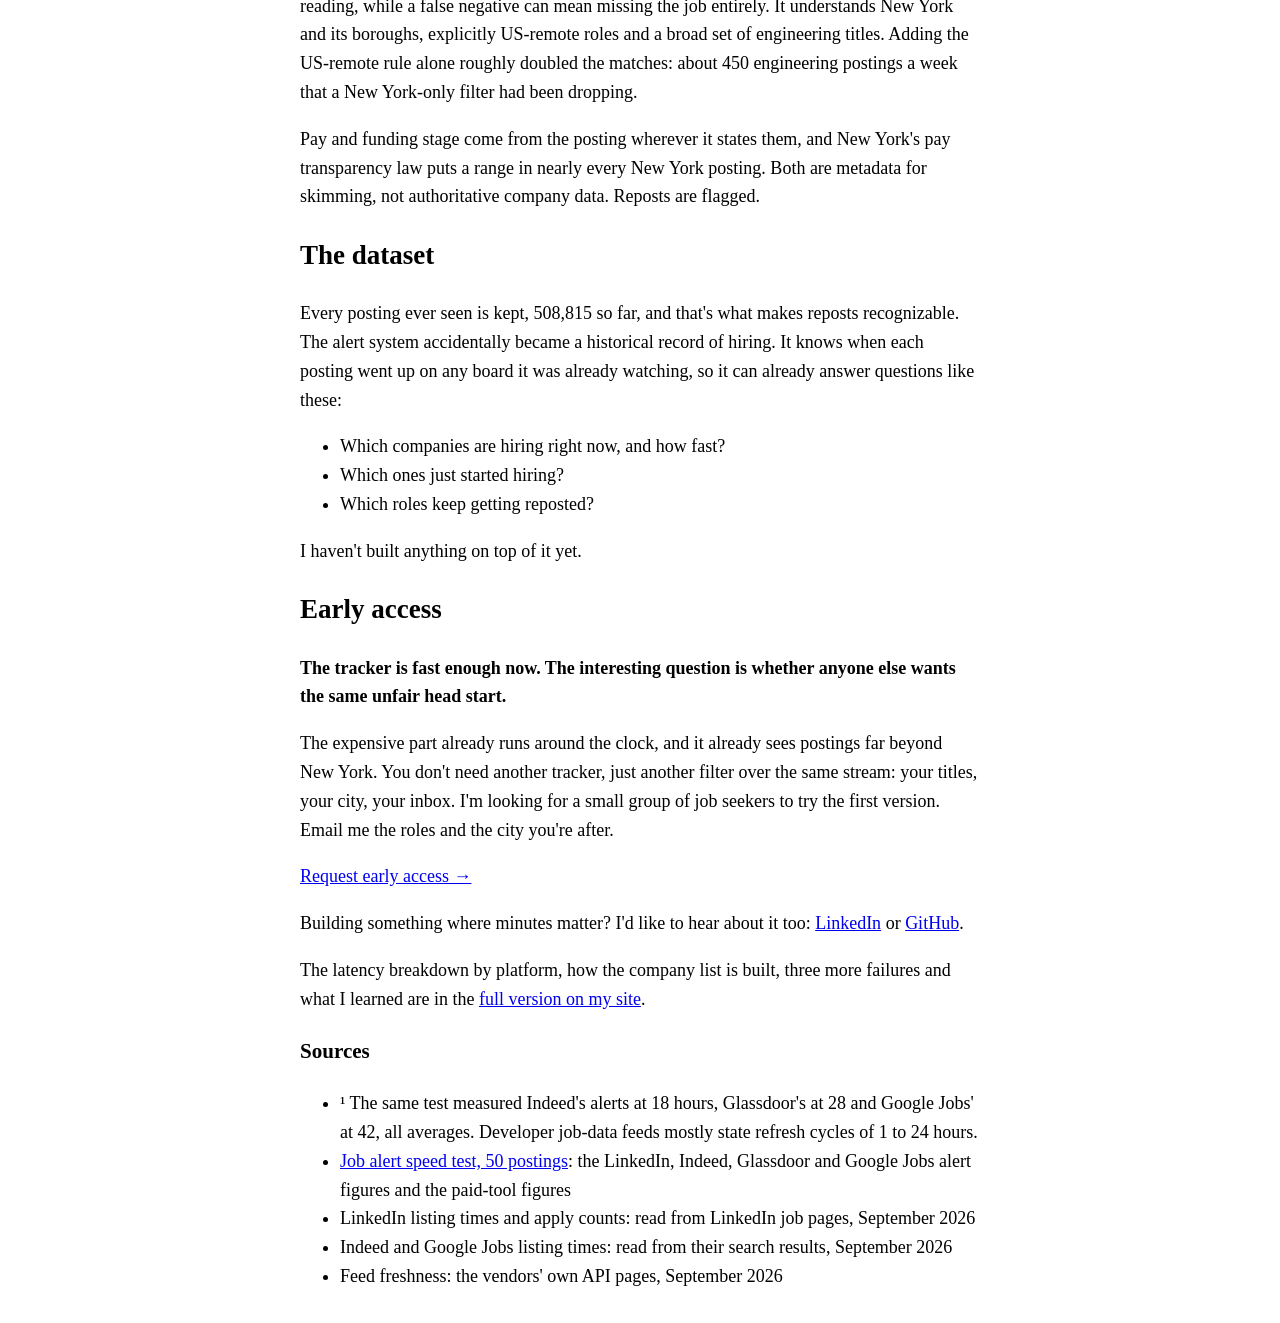
<file: writing/savitar/medium.html>
<!doctype html><html lang="en"><head><meta charset="utf-8">
<meta name="viewport" content="width=device-width, initial-scale=1">
<meta name="robots" content="noindex">
<link rel="canonical" href="https://yashexe.github.io/writing/savitar/">
<title>I wanted job alerts before everyone else. So I built my own.</title>
<meta name="description" content="Watching 12,441 company career boards from a Raspberry Pi.">
<style>body{max-width:680px;margin:2rem auto;padding:0 16px;font:18px/1.6 Georgia,serif}img{max-width:100%}figcaption{color:#666;font-size:.9rem;text-align:center}</style>
</head><body><article>
<h1>I wanted job alerts before everyone else. So I built my own.</h1>
<h2>Watching 12,441 company career boards from a Raspberry Pi.</h2>
<figure><img src="https://yashexe.github.io/assets/writing/medium/00-cover-card.png" alt="I wanted job alerts before everyone else. So I built my own. 3.5 min median detection time, 12,441 career boards monitored."></figure>
<p>A cold application sent a day after a posting goes live joins a pile. Sent in the first hour, it's near the top of it. Every job alert I tried arrived hours or a day late, so I built one that doesn't.</p>
<p>It watches 12,441 company career boards from a Raspberry Pi in my apartment, checks every one of them every five minutes, and has run unattended since June. A new posting is detected a median of 2.8 minutes after the company publishes it, and the alert follows within a couple of minutes.</p>
<p>The interesting part was never fetching job postings. It was keeping a system reliable when it depends on twelve thousand sources it doesn't control, any of which can throttle it, go down, or report a brand-new posting as months old.</p>
<h2>Why job alerts are slow</h2>
<p>Most startups don't run their own careers site. They rent one from an applicant tracking system, and a handful of those systems host the career boards of nearly every venture-backed company I care about. LinkedIn, Indeed and the aggregators get their copies downstream of those boards, on their own schedule.</p>
<figure><img src="https://yashexe.github.io/assets/writing/medium/01-why-alerts-are-slow.png" alt="Everyone else: career board, then aggregators, then your alert hours to a day later. This tracker: career board, then the tracker, then your alert in minutes."><figcaption>Same posting, same company board. The only difference is who's watching it.</figcaption></figure>
<p>So the tracker isn't trying to be a better job site. It removes the aggregation delay by watching the source.</p>
<h2>What you actually get</h2>
<p>When something matches, it lands in your inbox. The filter is deliberately broad, so on a weekday it finds about 180 matching postings, each one emailed within a couple of minutes of being found. Here's the shape of an alert, with the postings invented:</p>
<figure><img src="https://yashexe.github.io/assets/writing/medium/02-alert-email.png" alt="Example alert email with three invented postings"><figcaption>An example alert. The companies and postings are invented.</figcaption></figure>
<p>Every part of an entry is dropped when a board doesn't supply it. The warning on the last one flags a repost, since a role posted twice is often one that didn't fill.</p>
<p>Want these for your own job search? I'm looking for a few people to try it first.</p>
<p><a href="mailto:yashbhavsar3602@gmail.com?subject=Early%20access">Request early access →</a></p>
<h2>How fast it is</h2>
<p>The tracker detects a new posting a median of 2.8 minutes after the company publishes it. That's measured on 64,533 postings published between August 29, when the current five-minute schedule began, and September 26, 2026, by comparing the platform's own publish timestamp with the moment the tracker first recorded the job, on the two platforms that report a reliable publish time. Postings whose publish time changed after the tracker saw them, and re-opened roles that keep their original date, are left out. Platforms are anonymized.</p>
<figure><img src="https://yashexe.github.io/assets/writing/medium/03-speed-table-v3.png" alt="Detection latency: Platform A 13,405 postings, p50 3.2 min; Platform B 51,128 postings, p50 2.8 min; both 64,533 postings, p50 2.8 min, 96% within 10 minutes"></figure>
<p>Platform B's tail is the throttling bug described below: until September 22, a board it throttled was switched off for up to a week. In the four days after the fix, 99% of postings on both platforms were detected within 10 minutes, and the slowest 1% within 7.</p>
<p>To see what those minutes buy, I checked LinkedIn directly. On one afternoon in September I took 17 postings the tracker had seen two to eight hours earlier and looked each one up. Eleven were listed, a median of about an hour and a half after the tracker saw them, and two of them four to five hours after; one was a tie, a company that posted to LinkedIn at the same moment. By the time I looked, 4 to 44 people had already applied or clicked apply on each listing, and one had drawn 39 within about two hours of appearing. I couldn't find the other six, mostly AI startups, on LinkedIn at all, even three to six hours later. LinkedIn shows only the hour a job was listed, so each gap is good to about half an hour, and 17 postings is a small sample.</p>
<p>The next afternoon I ran the same check on Indeed and Google Jobs with 18 fresh postings. Indeed records the minute it adds each job: it had 7 of the 18, every one after the tracker, a median of about two hours later. Google Jobs had just one, a role the company had apparently posted to LinkedIn two days before it reached its own careers page, the only posting in either check the tracker didn't see first.</p>
<p>For additional context, a published test measured LinkedIn's alert emails at 31 hours after posting on average. The paid alert tool that ran the test measured its own at 8 minutes.¹</p>
<blockquote>
<p><strong>The difference between a few minutes and 8 is probably not meaningful. The difference between minutes and a day is the product.</strong></p>
</blockquote>
<h2>How it watches 12,441 companies</h2>
<figure><img src="https://yashexe.github.io/assets/writing/medium/04-pipeline.png" alt="Weekly discovery, 12,441 live boards, polled every 5 minutes, 508,815 postings, filtered by title and location, alert email"><figcaption>Discovery runs weekly. Everything after it runs every five minutes.</figcaption></figure>
<p>None of those applicant tracking systems publishes a list of its customers, so the tracker builds and maintains its own: 12,441 live boards, monitored continuously.</p>
<p>Every five minutes the tracker checks every known board. That's 12,441 boards × 288 cycles, about 3.58 million board checks a day from one Raspberry Pi.</p>
<p>Before the speed work, a cycle over 11,345 boards took 424 seconds. Two changes brought the core poll down to 29 seconds; the rest of today's 135 seconds is spent on purpose.</p>
<figure><img src="https://yashexe.github.io/assets/writing/medium/05-cycle-table.png" alt="Cycle time from 424 seconds down to about 135 seconds"></figure>
<p>Most of the speedup came from the boards themselves: almost none change in any five-minute window, so more than 99% of the boards that can answer "unchanged" do, with nothing to parse. The rest was a CPU problem disguised as a network one. On the Pi, the old HTTP client spent about 25 ms of CPU per request and pegged a core; one with a C parser does the same request in about 2.</p>
<h2>What breaks</h2>
<p>Fetching one job board takes a few lines of code. Everything around it is the actual system:</p>
<ul>
<li><strong>Which companies exist?</strong> No platform publishes a list of its customers.</li>
<li><strong>Is this board still alive,</strong> or did the company move to another system?</li>
<li><strong>Is this posting new,</strong> or a re-opened role that kept its old date?</li>
<li><strong>Is it a repost</strong> of a role that didn't fill?</li>
<li><strong>Is it one posting,</strong> or the same posting listed once per office?</li>
<li><strong>Did that request fail</strong> because the board is gone, or because I'm being throttled?</li>
</ul>
<p>Each of those has been answered wrong at some point, and every wrong answer either floods the inbox or silently drops a job. Three of those failures, from the logs:</p>
<div class="incident">
<h3>Throttling that looked like deleted boards</h3>
<ul>
<li><strong>What happened.</strong> One platform's CDN rate-limits by IP and answers with a plain 403, no Retry-After. The tracker read any 4xx as "this board no longer exists," and it stamped failed boards with the newest timestamp, which sorted them to the tail of the next cycle, exactly where the throttle bit again. The log showed streaks of exactly five cycles with a near-constant failure count (34, 34, 26, 35, 35), then zero.</li>
<li><strong>Why it hurt.</strong> Five strikes switched a board off until the weekly discovery pass revived it. Two passes in a row reactivated 335 and 285 boards: about 300 live boards a week sat blind for up to seven days, and about ten matching postings a week reached me days late.</li>
<li><strong>Fix.</strong> Failures now split into gone and transient, and only a definitive "does not exist" counts toward switching a board off. A transient failure writes nothing, so the board is retried at the front of the next cycle instead of the back. A rate limiter keeps that platform under its budget.</li>
<li><strong>Result.</strong> In the first 370 cycles after the fix, not one request was throttled, and only four cycles saw any transient failure.</li>
</ul>
</div>
<div class="incident">
<h3>The 29-hour freeze</h3>
<ul>
<li><strong>What happened.</strong> The Pi's WiFi dropped in the middle of sending an alert email. The OS never errored the socket, so the mail client waited forever, while holding the lock that keeps runs from overlapping.</li>
</ul>
<figure><img src="https://yashexe.github.io/assets/writing/medium/06-the-29-hour-freeze.png" alt="WiFi drops mid-send, the socket never errors, the mail client waits forever, the run lock stays held, about 60 scheduled runs exit quietly"></figure>
<ul>
<li><strong>Why it hurt.</strong> For 29 hours every scheduled run found the lock held, assumed a run was in progress, and exited quietly: no alerts, no errors, just one line per skipped run in a log nobody was reading.</li>
<li><strong>Fix.</strong> A timeout on every mail connection. A watchdog that aborts a stuck run through the normal failure path: one "tracker is BROKEN" email, lock released. And a cable instead of WiFi, whose flaky DNS was behind nearly every "suspected outage" in the log.</li>
<li><strong>Result.</strong> A hung run now ends itself and says so, instead of silently holding the whole system for a day.</li>
</ul>
</div>
<div class="incident">
<h3>Re-opened roles that looked months old</h3>
<ul>
<li><strong>What happened.</strong> A freshness rule stops a newly discovered board's backlog from being emailed: anything published more than 14 days ago is skipped. One platform keeps the original publish date when a closed role is re-opened, so a re-opened posting looked months old.</li>
<li><strong>Why it hurt.</strong> About 4% of matches were silently dropped, one of them a software engineering role at Anthropic in New York.</li>
<li><strong>Fix.</strong> The age rule now applies only to a board that hasn't had a successful check in the past day, including one being checked for the first time. On a board checked five minutes ago, a posting the tracker hasn't seen is new by construction, whatever date it carries.</li>
<li><strong>Result.</strong> Re-opened roles arrive like any other posting, and a new board's backlog still stays out of the inbox.</li>
</ul>
</div>
<h2>What makes the alerts useful</h2>
<p>The filter favors recall over precision, on purpose: a false positive costs a few seconds of reading, while a false negative can mean missing the job entirely. It understands New York and its boroughs, explicitly US-remote roles and a broad set of engineering titles. Adding the US-remote rule alone roughly doubled the matches: about 450 engineering postings a week that a New York-only filter had been dropping.</p>
<p>Pay and funding stage come from the posting wherever it states them, and New York's pay transparency law puts a range in nearly every New York posting. Both are metadata for skimming, not authoritative company data. Reposts are flagged.</p>
<h2>The dataset</h2>
<p>Every posting ever seen is kept, 508,815 so far, and that's what makes reposts recognizable. The alert system accidentally became a historical record of hiring. It knows when each posting went up on any board it was already watching, so it can already answer questions like these:</p>
<ul>
<li>Which companies are hiring right now, and how fast?</li>
<li>Which ones just started hiring?</li>
<li>Which roles keep getting reposted?</li>
</ul>
<p>I haven't built anything on top of it yet.</p>
<h2>Early access</h2>
<p><strong>The tracker is fast enough now. The interesting question is whether anyone else wants the same unfair head start.</strong></p>
<p>The expensive part already runs around the clock, and it already sees postings far beyond New York. You don't need another tracker, just another filter over the same stream: your titles, your city, your inbox. I'm looking for a small group of job seekers to try the first version. Email me the roles and the city you're after.</p>
<p><a href="mailto:yashbhavsar3602@gmail.com?subject=Early%20access">Request early access →</a></p>
<p>Building something where minutes matter? I'd like to hear about it too: <a href="https://www.linkedin.com/in/yash-bhav">LinkedIn</a> or <a href="https://github.com/yashexe">GitHub</a>.</p>
<p>The latency breakdown by platform, how the company list is built, three more failures and what I learned are in the <a href="https://yashexe.github.io/writing/savitar/">full version on my site</a>.</p>
<h3>Sources</h3>
<ul>
<li>¹ The same test measured Indeed's alerts at 18 hours, Glassdoor's at 28 and Google Jobs' at 42, all averages. Developer job-data feeds mostly state refresh cycles of 1 to 24 hours.</li>
<li><a href="https://scoutify.com/blog/best-instant-job-alert-tool/">Job alert speed test, 50 postings</a>: the LinkedIn, Indeed, Glassdoor and Google Jobs alert figures and the paid-tool figures</li>
<li>LinkedIn listing times and apply counts: read from LinkedIn job pages, September 2026</li>
<li>Indeed and Google Jobs listing times: read from their search results, September 2026</li>
<li>Feed freshness: the vendors' own API pages, September 2026</li>
</ul>
</article></body></html>
</file>
<file: styles/style.css>
/* ============================================================
   Yash Bhavsar — portfolio
   "Technical dossier": near-monochrome, mono-accented, one accent.
   ============================================================ */

/* THEME TOKENS */
:root,
[data-theme="dark"] {
  --bg: #0b0c0e;
  --bg-elev: #131417;
  --text: #ededeb;
  --muted: #8c8f8b;
  --faint: #5c5f5b;
  --border: #23252a;
  --border-strong: #33363c;
  --accent: #c6f24e;
  --accent-ink: #0b0c0e;
  --nav-bg: rgba(11, 12, 14, 0.7);
}

[data-theme="light"] {
  --bg: #f5f4ef;
  --bg-elev: #ffffff;
  --text: #15160f;
  --muted: #5f6157;
  --faint: #989a8d;
  --border: #ddd9cd;
  --border-strong: #c9c5b6;
  --accent: #2f7a23;
  --accent-ink: #ffffff;
  --nav-bg: rgba(245, 244, 239, 0.72);
}

*,
*::before,
*::after {
  box-sizing: border-box;
  margin: 0;
  padding: 0;
}

:root {
  --font-sans: "Hanken Grotesk", system-ui, sans-serif;
  --font-mono: "JetBrains Mono", ui-monospace, monospace;
  --container: 1080px;
  --pad: clamp(1.25rem, 5vw, 4rem);
}

html {
  scroll-behavior: smooth;
  -webkit-text-size-adjust: 100%;
}

@media (prefers-reduced-motion: reduce) {
  html { scroll-behavior: auto; }
}

body {
  background: var(--bg);
  color: var(--text);
  font-family: var(--font-sans);
  font-size: clamp(1rem, 0.96rem + 0.2vw, 1.0625rem);
  line-height: 1.6;
  -webkit-font-smoothing: antialiased;
  text-rendering: optimizeLegibility;
  transition: background-color 0.4s ease, color 0.4s ease;
  overflow-x: hidden;
}

::selection {
  background: var(--accent);
  color: var(--accent-ink);
}

a {
  color: inherit;
  text-decoration: none;
}

strong { font-weight: 700; color: var(--text); }

.skip-link {
  position: absolute;
  left: -999px;
  top: 0;
  z-index: 100;
  padding: 0.6rem 1rem;
  background: var(--accent);
  color: var(--accent-ink);
  font-family: var(--font-mono);
  font-size: 0.8rem;
}
.skip-link:focus { left: 0.5rem; top: 0.5rem; }

/* shared label / eyebrow */
.eyebrow {
  font-family: var(--font-mono);
  font-size: 0.75rem;
  letter-spacing: 0.08em;
  text-transform: uppercase;
  color: var(--muted);
  display: flex;
  align-items: center;
  gap: 0.6rem;
}

.dot {
  width: 8px;
  height: 8px;
  border-radius: 50%;
  background: var(--accent);
  box-shadow: 0 0 0 0 var(--accent);
  animation: pulse 2.6s ease-in-out infinite;
}

@keyframes pulse {
  0%, 100% { box-shadow: 0 0 0 0 color-mix(in srgb, var(--accent) 55%, transparent); }
  50% { box-shadow: 0 0 0 6px color-mix(in srgb, var(--accent) 0%, transparent); }
}

.num {
  font-family: var(--font-mono);
  color: var(--accent);
  font-weight: 500;
}

/* mono link */
.link-mono {
  font-family: var(--font-mono);
  font-size: 0.85rem;
  letter-spacing: 0.01em;
  color: var(--text);
  padding-bottom: 2px;
  border-bottom: 1px solid var(--border-strong);
  transition: color 0.2s ease, border-color 0.2s ease;
}
.link-mono:hover { color: var(--accent); border-color: var(--accent); }
.link-mono--accent { color: var(--accent); border-color: color-mix(in srgb, var(--accent) 45%, transparent); }
.link-mono--accent:hover { border-color: var(--accent); }

/* ---------- NAV ---------- */
.nav {
  position: sticky;
  top: 0;
  z-index: 50;
  display: flex;
  align-items: center;
  justify-content: space-between;
  gap: 1rem;
  padding: 1rem var(--pad);
  background: var(--nav-bg);
  backdrop-filter: saturate(140%) blur(12px);
  -webkit-backdrop-filter: saturate(140%) blur(12px);
  border-bottom: 1px solid var(--border);
}

.nav__logo {
  display: flex;
  align-items: center;
  gap: 0.6rem;
  font-weight: 700;
}
.nav__logo-mark {
  font-family: var(--font-mono);
  font-weight: 700;
  font-size: 0.8rem;
  color: var(--accent-ink);
  background: var(--accent);
  padding: 0.25rem 0.4rem;
  border-radius: 4px;
  letter-spacing: 0.02em;
}
.nav__logo-text { font-size: 0.98rem; }

.nav__links {
  display: flex;
  gap: 1.6rem;
  margin-left: auto;
  margin-right: 0.5rem;
}
.nav__links a {
  font-family: var(--font-mono);
  font-size: 0.82rem;
  color: var(--muted);
  transition: color 0.2s ease;
}
.nav__links a:hover { color: var(--text); }
.nav__num { color: var(--accent); margin-right: 0.15rem; }

.theme-toggle {
  display: inline-flex;
  align-items: center;
  justify-content: center;
  width: 38px;
  height: 38px;
  background: transparent;
  border: 1px solid var(--border-strong);
  border-radius: 8px;
  color: var(--text);
  cursor: pointer;
  transition: border-color 0.2s ease, color 0.2s ease, background 0.2s ease;
}
.theme-toggle:hover { border-color: var(--accent); color: var(--accent); }
.theme-toggle .icon-sun { display: none; }
.theme-toggle .icon-moon { display: block; }
[data-theme="dark"] .theme-toggle .icon-sun { display: block; }
[data-theme="dark"] .theme-toggle .icon-moon { display: none; }

/* ---------- LAYOUT ---------- */
main { display: block; }

.hero,
.section {
  max-width: var(--container);
  margin: 0 auto;
  padding-left: var(--pad);
  padding-right: var(--pad);
}

/* ---------- HERO ---------- */
.hero {
  padding-top: clamp(4rem, 12vh, 9rem);
  padding-bottom: clamp(4rem, 12vh, 8rem);
}
.hero__headline {
  font-size: clamp(2.3rem, 1.2rem + 5vw, 4.5rem);
  line-height: 1.04;
  letter-spacing: -0.025em;
  font-weight: 800;
  margin: 1.4rem 0 1.8rem;
  max-width: 18ch;
}
.hero__lead {
  max-width: 56ch;
  font-size: clamp(1.05rem, 1rem + 0.4vw, 1.25rem);
  color: var(--muted);
  line-height: 1.65;
}
.hero__lead strong { color: var(--text); }
.hero__links {
  display: flex;
  flex-wrap: wrap;
  gap: 1.25rem 1.75rem;
  margin-top: 2.4rem;
}

/* staggered entrance */
.hero__eyebrow,
.hero__headline,
.hero__lead,
.hero__links {
  animation: rise 0.7s cubic-bezier(0.2, 0.7, 0.2, 1) both;
}
.hero__eyebrow { animation-delay: 0.05s; }
.hero__headline { animation-delay: 0.15s; }
.hero__lead { animation-delay: 0.28s; }
.hero__links { animation-delay: 0.4s; }

@keyframes rise {
  from { opacity: 0; transform: translateY(18px); }
  to { opacity: 1; transform: none; }
}

/* ---------- SECTIONS ---------- */
.section { padding-top: clamp(3.5rem, 9vh, 6rem); padding-bottom: clamp(2rem, 6vh, 4rem); }
.section__head { margin-bottom: 2.6rem; }
.section__title {
  font-size: clamp(1.8rem, 1.2rem + 2.6vw, 2.85rem);
  line-height: 1.08;
  letter-spacing: -0.02em;
  font-weight: 800;
  margin-top: 0.8rem;
}

/* ---------- PROJECTS ---------- */
.projects { list-style: none; }

.project {
  display: grid;
  grid-template-columns: 3rem 1fr minmax(0, 13rem);
  gap: 1.5rem;
  padding: 2.4rem 0;
  border-top: 1px solid var(--border);
  transition: border-color 0.3s ease;
}
.project:last-child { border-bottom: 1px solid var(--border); }
.project:hover { border-top-color: var(--border-strong); }

.project__index span {
  font-family: var(--font-mono);
  font-size: 0.85rem;
  color: var(--faint);
  transition: color 0.25s ease;
}
.project:hover .project__index span { color: var(--accent); }

.project__heading {
  display: flex;
  align-items: baseline;
  justify-content: space-between;
  gap: 1rem;
  flex-wrap: wrap;
}
.project__title {
  font-size: clamp(1.45rem, 1.1rem + 1.5vw, 2rem);
  font-weight: 700;
  letter-spacing: -0.02em;
  line-height: 1.1;
  transition: color 0.25s ease;
}
.project:hover .project__title { color: var(--accent); }

.project__award {
  display: inline-block;
  font-family: var(--font-mono);
  font-size: 0.68rem;
  font-weight: 500;
  letter-spacing: 0.02em;
  color: var(--accent);
  border: 1px solid color-mix(in srgb, var(--accent) 45%, transparent);
  border-radius: 999px;
  padding: 0.18rem 0.55rem;
  margin-left: 0.5rem;
  vertical-align: middle;
  white-space: nowrap;
}

.project__link {
  font-family: var(--font-mono);
  font-size: 0.8rem;
  color: var(--muted);
  white-space: nowrap;
  border-bottom: 1px solid transparent;
  transition: color 0.2s ease, border-color 0.2s ease;
}
.project__link:hover { color: var(--accent); border-color: var(--accent); }

.project__tagline {
  margin-top: 0.7rem;
  font-size: 1.08rem;
  color: var(--text);
  max-width: 60ch;
}

.project__points {
  list-style: none;
  margin-top: 1.1rem;
  display: grid;
  gap: 0.55rem;
  max-width: 68ch;
}
.project__points li {
  position: relative;
  padding-left: 1.4rem;
  color: var(--muted);
  font-size: 0.98rem;
}
.project__points li::before {
  content: "—";
  position: absolute;
  left: 0;
  color: var(--faint);
  font-family: var(--font-mono);
}

.project__tags {
  list-style: none;
  display: flex;
  flex-wrap: wrap;
  gap: 0.5rem;
  margin-top: 1.4rem;
}
.project__tags li {
  font-family: var(--font-mono);
  font-size: 0.72rem;
  letter-spacing: 0.02em;
  color: var(--muted);
  padding: 0.28rem 0.6rem;
  border: 1px solid var(--border);
  border-radius: 999px;
  background: var(--bg-elev);
}

/* ---------- PROJECT VISUAL ---------- */
.project__viz {
  align-self: center;
  width: 100%;
  aspect-ratio: 4 / 3;
  padding: 0.85rem;
  border: 1px solid var(--border);
  border-radius: 10px;
  background: var(--bg-elev);
  color: var(--muted);
  overflow: hidden;
  transition: color 0.3s ease, border-color 0.3s ease;
}
.project:hover .project__viz {
  color: var(--accent);
  border-color: var(--border-strong);
}
.project__viz svg {
  display: block;
  width: 100%;
  height: 100%;
  overflow: visible;
}
.vz-grid { stroke: var(--border-strong); fill: none; }
.vz-dim  { stroke: var(--faint); fill: none; }
.vz-dimf { fill: var(--faint); stroke: none; }
.vz-sig  { stroke: currentColor; fill: none; }
.vz-sigf { fill: currentColor; stroke: none; }

/* touch / no-hover devices have no hover to trigger the accent, so show it by default */
@media (hover: none) {
  .project__viz { color: var(--accent); }
}

/* ---------- "ALSO BUILT" ---------- */
.more { margin-top: 3.5rem; }
.more__list {
  list-style: none;
  margin-top: 1.4rem;
  display: grid;
  gap: 0.5rem;
}
.more__list a {
  display: grid;
  grid-template-columns: minmax(0, 18rem) 1fr;
  gap: 0.5rem 2rem;
  align-items: baseline;
  padding: 1rem 0.75rem;
  border: 1px solid transparent;
  border-radius: 10px;
  transition: background 0.2s ease, border-color 0.2s ease;
}
.more__list a:hover { background: var(--bg-elev); border-color: var(--border); }
.more__name {
  font-family: var(--font-mono);
  font-size: 0.92rem;
  color: var(--text);
}
.more__list a:hover .more__name { color: var(--accent); }
.more__desc { color: var(--muted); font-size: 0.92rem; }

/* ---------- EXPERIENCE ---------- */
.xp-stats {
  display: grid;
  grid-template-columns: repeat(4, 1fr);
  gap: 0.9rem;
  margin-bottom: 3rem;
}
.xp-stat {
  display: flex;
  flex-direction: column;
  gap: 0.4rem;
  padding: 1.15rem 1.25rem;
  border: 1px solid var(--border);
  border-radius: 10px;
  background: var(--bg-elev);
  transition: border-color 0.25s ease;
}
.xp-stat:hover { border-color: var(--border-strong); }
.xp-stat dd {
  order: -1;
  font-family: var(--font-mono);
  font-size: clamp(1.5rem, 1.1rem + 1.6vw, 2.15rem);
  font-weight: 700;
  line-height: 1;
  color: var(--accent);
  letter-spacing: -0.01em;
}
.xp-stat dt {
  font-family: var(--font-mono);
  font-size: 0.7rem;
  text-transform: uppercase;
  letter-spacing: 0.06em;
  color: var(--muted);
  line-height: 1.45;
}

.xp { list-style: none; }
.xp__item {
  display: grid;
  grid-template-columns: 10rem 1fr;
  gap: 1.5rem;
  padding: 2.2rem 0;
  border-top: 1px solid var(--border);
  transition: border-color 0.3s ease;
}
.xp__item:last-child { border-bottom: 1px solid var(--border); }
.xp__item:hover { border-top-color: var(--border-strong); }
.xp__when span {
  font-family: var(--font-mono);
  font-size: 0.8rem;
  color: var(--faint);
  display: inline-block;
  padding-top: 0.4rem;
}
.xp__heading {
  display: flex;
  align-items: baseline;
  gap: 0.8rem;
  flex-wrap: wrap;
}
.xp__role {
  font-size: clamp(1.3rem, 1rem + 1.2vw, 1.7rem);
  font-weight: 700;
  letter-spacing: -0.02em;
  line-height: 1.15;
}
.xp__org {
  font-family: var(--font-mono);
  font-size: 0.82rem;
  color: var(--accent);
  border: 1px solid color-mix(in srgb, var(--accent) 40%, transparent);
  border-radius: 999px;
  padding: 0.14rem 0.6rem;
  white-space: nowrap;
}
.xp__summary {
  margin-top: 0.7rem;
  font-size: 1.05rem;
  color: var(--text);
  max-width: 60ch;
}
.xp__body .project__points { margin-top: 1rem; }
.xp__cta { margin-top: 2.2rem; }

@media (max-width: 860px) {
  .xp-stats { grid-template-columns: repeat(2, 1fr); }
}
@media (max-width: 720px) {
  .xp__item { grid-template-columns: 1fr; gap: 0.4rem; }
  .xp__when span { padding-top: 0; }
}

/* ---------- ABOUT ---------- */
.about {
  display: grid;
  grid-template-columns: 1.4fr 1fr;
  gap: clamp(2rem, 5vw, 4.5rem);
  align-items: start;
}
.about__main p { margin-bottom: 1.1rem; font-size: 1.1rem; max-width: 46ch; }
.about__edu { color: var(--muted); font-family: var(--font-mono); font-size: 0.9rem !important; }

.about__photo {
  width: 100%;
  max-width: 280px;
  aspect-ratio: 1 / 1;
  object-fit: cover;
  border-radius: 14px;
  border: 1px solid var(--border);
  filter: grayscale(1) contrast(1.02);
  transition: filter 0.4s ease;
  margin-bottom: 2rem;
}
.about__photo:hover { filter: grayscale(0); }

.stack { display: grid; gap: 0.9rem; }
.stack__group {
  display: grid;
  grid-template-columns: 6.5rem 1fr;
  gap: 0.75rem;
  padding-bottom: 0.9rem;
  border-bottom: 1px solid var(--border);
}
.stack__group:last-child { border-bottom: 0; }
.stack dt {
  font-family: var(--font-mono);
  font-size: 0.72rem;
  text-transform: uppercase;
  letter-spacing: 0.06em;
  color: var(--faint);
  padding-top: 0.15rem;
}
.stack dd { color: var(--text); font-size: 0.95rem; }

/* ---------- CONTACT ---------- */
.section--contact { padding-bottom: clamp(4rem, 10vh, 7rem); }
.contact__title { color: var(--text); }
.contact__email {
  display: inline-block;
  font-size: clamp(1.5rem, 1rem + 3.5vw, 3.25rem);
  font-weight: 800;
  letter-spacing: -0.02em;
  line-height: 1.1;
  border-bottom: 2px solid var(--border-strong);
  padding-bottom: 0.2rem;
  transition: color 0.25s ease, border-color 0.25s ease;
  word-break: break-word;
}
.contact__email:hover { color: var(--accent); border-color: var(--accent); }
.contact__links {
  display: flex;
  flex-wrap: wrap;
  gap: 1.25rem 1.75rem;
  margin-top: 2.2rem;
}

/* ---------- FOOTER ---------- */
.footer {
  max-width: var(--container);
  margin: 0 auto;
  padding: 2rem var(--pad) 3rem;
  border-top: 1px solid var(--border);
  display: flex;
  justify-content: space-between;
  flex-wrap: wrap;
  gap: 0.5rem;
  font-family: var(--font-mono);
  font-size: 0.76rem;
  color: var(--faint);
}

/* ---------- SCROLL REVEAL ---------- */
[data-reveal] {
  opacity: 0;
  transform: translateY(20px);
  transition: opacity 0.7s ease, transform 0.7s cubic-bezier(0.2, 0.7, 0.2, 1);
}
[data-reveal].is-visible { opacity: 1; transform: none; }

@media (prefers-reduced-motion: reduce) {
  [data-reveal] { opacity: 1; transform: none; transition: none; }
  .hero__eyebrow, .hero__headline, .hero__lead, .hero__links { animation: none; }
  .dot { animation: none; }
}

/* ---------- RESPONSIVE ---------- */
/* Below this width the side-thumbnail becomes a banner above each project */
@media (max-width: 860px) {
  .project { grid-template-columns: 3rem 1fr; }
  .project__viz {
    order: -1;
    grid-column: 1 / -1;
    width: 100%;
    max-width: 300px;
    margin-bottom: 0.4rem;
  }
}

@media (max-width: 720px) {
  .nav__logo-text { display: none; }
  .nav__links { gap: 1.1rem; }
  .nav__links a { font-size: 0.78rem; }
  .nav__num { display: none; }
  .project { grid-template-columns: 1fr; gap: 0.5rem; }
  .project__index span { font-size: 0.78rem; }
  .about { grid-template-columns: 1fr; }
  .about__side { order: -1; }
  .about__photo { max-width: 200px; }
  .more__list a { grid-template-columns: 1fr; gap: 0.3rem; }
}

@media (max-width: 460px) {
  .nav__links { display: none; }
}

/* ---------- FEATURED WRITING ---------- */
/* One card between the hero and the work list: the latest write-up, its
   three numbers set like the experience stat tiles, the whole card a link. */
.feature {
  max-width: var(--container);
  margin: 0 auto;
  padding: 0 var(--pad) clamp(1rem, 4vh, 2rem);
}
.feature__card {
  position: relative;
  display: grid;
  grid-template-columns: minmax(0, 1.45fr) minmax(0, 1fr);
  gap: 2rem 3rem;
  align-items: center;
  padding: clamp(1.4rem, 3vw, 2.4rem);
  border: 1px solid var(--border);
  border-radius: 14px;
  background:
    linear-gradient(135deg, color-mix(in srgb, var(--accent) 8%, transparent), transparent 58%),
    var(--bg-elev);
  overflow: hidden;
  transition: border-color 0.25s ease, transform 0.25s ease;
}
/* faint mono grid fading in from the right: the dossier texture */
.feature__card::before {
  content: "";
  position: absolute;
  inset: 0;
  background-image:
    linear-gradient(var(--border) 1px, transparent 1px),
    linear-gradient(90deg, var(--border) 1px, transparent 1px);
  background-size: 28px 28px;
  opacity: 0.22;
  -webkit-mask-image: linear-gradient(90deg, transparent 35%, #000);
  mask-image: linear-gradient(90deg, transparent 35%, #000);
  pointer-events: none;
}
.feature__card:hover { border-color: var(--accent); transform: translateY(-2px); }
.feature__main,
.feature__stats { position: relative; }
.feature__title {
  font-size: clamp(1.55rem, 1.1rem + 1.9vw, 2.4rem);
  line-height: 1.1;
  letter-spacing: -0.02em;
  font-weight: 800;
  margin: 0.9rem 0 0.8rem;
  max-width: 22ch;
  transition: color 0.2s ease;
}
.feature__desc {
  color: var(--muted);
  max-width: 54ch;
  line-height: 1.6;
}
.feature__cta { display: inline-block; margin-top: 1.5rem; }
.feature__cta span { display: inline-block; transition: transform 0.2s ease; }
.feature__card:hover .feature__cta span { transform: translateX(4px); }
.feature__stats {
  display: grid;
  gap: 0;
  margin: 0;
}
.feature__stat {
  display: flex;
  align-items: baseline;
  justify-content: space-between;
  gap: 1.2rem;
  padding: 0.8rem 0;
  border-top: 1px solid var(--border);
}
.feature__stat:last-child { border-bottom: 1px solid var(--border); }
.feature__stat dd {
  order: -1;
  flex: none;
  font-family: var(--font-mono);
  font-size: clamp(1.35rem, 1rem + 1.1vw, 1.9rem);
  font-weight: 700;
  line-height: 1;
  color: var(--accent);
  letter-spacing: -0.01em;
}
.feature__stat dt {
  font-family: var(--font-mono);
  font-size: 0.68rem;
  text-transform: uppercase;
  letter-spacing: 0.06em;
  color: var(--muted);
  line-height: 1.45;
  text-align: right;
  max-width: 18ch;
}
@media (max-width: 860px) {
  .feature__card { grid-template-columns: 1fr; gap: 1.6rem; }
  .feature__stat dt { text-align: right; max-width: none; }
}
@media (prefers-reduced-motion: reduce) {
  .feature__card:hover { transform: none; }
  .feature__card:hover .feature__cta span { transform: none; }
}
</file>
<file: styles/post.css>
/* ============================================================
   Writing — long-form post layout, on the same tokens as style.css
   ============================================================ */

.post {
  max-width: var(--container);
  margin: 0 auto;
  padding: clamp(3rem, 8vh, 6rem) var(--pad) clamp(3rem, 8vh, 5rem);
}
.post__head { max-width: 62rem; }
.post__title {
  font-size: clamp(2.1rem, 1.2rem + 3.8vw, 3.8rem);
  line-height: 1.05;
  letter-spacing: -0.025em;
  font-weight: 800;
  margin: 1.2rem 0 1.1rem;
  max-width: 20ch;
}
.post__meta {
  font-family: var(--font-mono);
  font-size: 0.8rem;
  color: var(--muted);
  display: flex;
  flex-wrap: wrap;
  gap: 0.4rem 1.2rem;
}
.post__body {
  max-width: 70ch;
  margin-top: 2.8rem;
  font-size: clamp(1.02rem, 1rem + 0.25vw, 1.15rem);
  line-height: 1.7;
}
.post__body h2 {
  font-size: clamp(1.5rem, 1.1rem + 1.6vw, 2.1rem);
  line-height: 1.15;
  letter-spacing: -0.02em;
  font-weight: 800;
  margin: 3.2rem 0 1rem;
}
.post__body h2::before {
  content: "";
  display: block;
  width: 2.5rem;
  height: 2px;
  background: var(--accent);
  margin-bottom: 1rem;
}
.post__body h3 {
  font-family: var(--font-mono);
  font-size: 0.78rem;
  letter-spacing: 0.08em;
  text-transform: uppercase;
  color: var(--muted);
  margin: 2.6rem 0 0.8rem;
}
.post__body p { margin: 0 0 1.25rem; }
.post__body p:first-child {
  font-size: 1.1em;
  color: var(--text);
}
.post__body strong { color: var(--text); }
.post__body a {
  color: var(--text);
  border-bottom: 1px solid var(--border-strong);
  transition: color 0.2s ease, border-color 0.2s ease;
}
.post__body a:hover { color: var(--accent); border-color: var(--accent); }
.post__body ul {
  list-style: none;
  padding: 0;
  margin: 0 0 1.4rem;
}
.post__body li {
  position: relative;
  padding-left: 1.3rem;
  margin: 0.55rem 0;
}
.post__body li::before {
  content: "—";
  position: absolute;
  left: 0;
  color: var(--accent);
  font-family: var(--font-mono);
}
.post__body code {
  font-family: var(--font-mono);
  font-size: 0.88em;
  background: var(--bg-elev);
  border: 1px solid var(--border);
  border-radius: 4px;
  padding: 0.05em 0.35em;
}

/* Tables may run wider than the prose column, up to the container. */
.table-wrap {
  width: min(62rem, 100%);
  overflow-x: auto;
  margin: 1.3rem 0 1.9rem;
  -webkit-overflow-scrolling: touch;
}
.post__body table {
  width: 100%;
  border-collapse: collapse;
  font-size: 0.9rem;
  line-height: 1.45;
}
.post__body th {
  font-family: var(--font-mono);
  font-size: 0.72rem;
  letter-spacing: 0.06em;
  text-transform: uppercase;
  font-weight: 500;
  color: var(--muted);
  text-align: left;
  padding: 0.55rem 0.8rem 0.55rem 0;
  border-bottom: 1px solid var(--border-strong);
  white-space: nowrap;
}
.post__body td {
  padding: 0.6rem 0.8rem 0.6rem 0;
  border-bottom: 1px solid var(--border);
  vertical-align: top;
  color: var(--text);
  overflow-wrap: anywhere;
}
.post__body td:first-child { font-family: var(--font-mono); font-size: 0.84rem; white-space: nowrap; }
.post__body tr:hover td { background: color-mix(in srgb, var(--bg-elev) 70%, transparent); }
@media (max-width: 720px) {
  .post__body td:first-child { white-space: normal; }
  .post__body th { white-space: normal; }
  .post__body th,
  .post__body td { padding-right: 0.55rem; }
  .post__body table { font-size: 0.86rem; }
  .post__body td:first-child { font-size: 0.8rem; }
}

/* Discovery flow diagram (inline SVG) */
.flow {
  display: block;
  width: min(62rem, 100%);
  height: auto;
  margin: 1.2rem 0 0.4rem;
}
.flow__box { fill: var(--bg-elev); stroke: var(--border-strong); stroke-width: 1.2; }
.flow__box--db { stroke: var(--accent); }
.flow__text { fill: var(--text); font-family: var(--font-mono); font-size: 12.5px; }
.flow__text--sub { fill: var(--muted); font-size: 11.5px; }
.flow__arrow { stroke: var(--muted); stroke-width: 1.4; fill: none; }
.flow__head { fill: var(--muted); }
.flow__caption { color: var(--muted); font-size: 0.9rem; font-family: var(--font-mono); margin-bottom: 1.6rem; }

.post__foot {
  margin-top: 3.5rem;
  padding-top: 1.6rem;
  border-top: 1px solid var(--border);
  display: flex;
  flex-wrap: wrap;
  gap: 1.25rem 1.75rem;
}

/* Header: dek + stat tiles */
.post__dek {
  font-size: clamp(1.1rem, 1rem + 0.5vw, 1.35rem);
  color: var(--muted);
  margin: 0 0 1.1rem;
  max-width: 46ch;
}
.post__stats {
  display: grid;
  grid-template-columns: repeat(3, minmax(0, 1fr));
  gap: 0.9rem;
  margin: 2.2rem 0 0;
  max-width: 48rem;
}
.post__stat {
  display: flex;
  flex-direction: column;
  gap: 0.4rem;
  padding: 1rem 1.15rem;
  border: 1px solid var(--border);
  border-radius: 10px;
  background: var(--bg-elev);
}
.post__stat dd {
  order: -1;
  margin: 0;
  font-family: var(--font-mono);
  font-size: clamp(1.35rem, 1rem + 1.2vw, 1.9rem);
  font-weight: 700;
  line-height: 1;
  color: var(--accent);
}
.post__stat dt {
  font-family: var(--font-mono);
  font-size: 0.68rem;
  text-transform: uppercase;
  letter-spacing: 0.06em;
  color: var(--muted);
  line-height: 1.45;
}

/* Pull quote */
.post__body blockquote {
  margin: 2rem 0;
  padding: 0.4rem 0 0.4rem 1.4rem;
  border-left: 3px solid var(--accent);
}
.post__body blockquote p {
  margin: 0;
  font-size: clamp(1.15rem, 1rem + 0.6vw, 1.45rem);
  line-height: 1.45;
  letter-spacing: -0.01em;
}

/* Sample email */
.post__body pre {
  width: min(62rem, 100%);
  margin: 1.2rem 0 1.6rem;
  padding: 1.1rem 1.25rem;
  background: var(--bg-elev);
  border: 1px solid var(--border);
  border-radius: 10px;
  font-family: var(--font-mono);
  font-size: 0.8rem;
  line-height: 1.6;
  color: var(--text);
  white-space: pre-wrap;
  overflow-wrap: anywhere;
}
.post__body pre code { background: none; border: 0; padding: 0; font-size: inherit; }

/* Incident cards */
.incident {
  margin: 1.2rem 0 1.4rem;
  padding: 1.3rem 1.4rem 0.4rem;
  border: 1px solid var(--border);
  border-radius: 12px;
  background: var(--bg-elev);
}
.post__body .incident h3 {
  margin: 0 0 0.8rem;
  font-family: var(--font-sans);
  font-size: 1.15rem;
  font-weight: 700;
  letter-spacing: -0.01em;
  text-transform: none;
  color: var(--text);
}
.incident ul { margin: 0 0 0.9rem; }
.post__body .incident li { padding-left: 0; margin: 0.5rem 0; font-size: 0.97em; }
.post__body .incident li::before { content: none; }
.post__body .incident li strong {
  margin-right: 0.35rem;
  font-family: var(--font-mono);
  font-size: 0.72rem;
  font-weight: 500;
  letter-spacing: 0.06em;
  text-transform: uppercase;
  color: var(--accent);
}
.incident .flow { margin: 0.4rem 0 0.8rem; }

/* Diagram variants: a wide layout, and a stacked one for phones */
.flow--tall { display: none; }
.flow--narrow { width: min(25rem, 100%); }
.flow__label { fill: var(--muted); font-family: var(--font-mono); font-size: 11px; letter-spacing: 0.08em; }
@media (max-width: 720px) {
  .flow--wide { display: none; }
  .flow--tall { display: block; width: min(22.5rem, 100%); }
  .post__stats { grid-template-columns: repeat(2, minmax(0, 1fr)); }
  .post__stat:last-child:nth-child(odd) { grid-column: 1 / -1; }
}

/* Email card: the sample alert, framed like a message */
.email {
  width: min(62rem, 100%);
  margin: 1.3rem 0 1.4rem;
  border: 1px solid var(--border-strong);
  border-radius: 12px;
  background: var(--bg-elev);
  overflow: hidden;
  box-shadow: 0 10px 30px -18px rgba(0, 0, 0, 0.45);
}
.email__head {
  padding: 0.8rem 1.25rem;
  border-bottom: 1px solid var(--border);
  font-family: var(--font-mono);
  font-size: 0.78rem;
  color: var(--muted);
}
.email__row { display: flex; gap: 0.8rem; align-items: baseline; padding: 0.15rem 0; }
.email__k { width: 4.5rem; flex: none; text-transform: uppercase; letter-spacing: 0.06em; font-size: 0.68rem; color: var(--faint); }
.email__subject { color: var(--text); font-weight: 700; }
.email__when { margin-left: auto; color: var(--faint); }
.post__body .email pre.email__body {
  width: 100%;
  margin: 0;
  border: 0;
  border-radius: 0;
  background: transparent;
  padding: 1rem 1.25rem 1.2rem;
}

/* Early access button */
.cta-wrap { margin: 1.6rem 0 1.8rem; }
.post__body a.cta {
  display: inline-flex;
  align-items: center;
  gap: 0.55rem;
  padding: 0.85rem 1.35rem;
  border: 0;
  border-radius: 10px;
  background: var(--accent);
  color: var(--accent-ink);
  font-family: var(--font-mono);
  font-size: 0.92rem;
  font-weight: 700;
  letter-spacing: 0.02em;
  transition: transform 0.2s ease, box-shadow 0.2s ease;
}
.post__body a.cta:hover {
  color: var(--accent-ink);
  transform: translateY(-1px);
  box-shadow: 0 8px 22px -6px color-mix(in srgb, var(--accent) 55%, transparent);
}
.post__body a.cta span { transition: transform 0.2s ease; }
.post__body a.cta:hover span { transform: translateX(3px); }

/* Technical details: collapsed by default */
details.tech {
  margin: 3.2rem 0 1rem;
  border: 1px solid var(--border);
  border-radius: 12px;
  background: var(--bg-elev);
}
details.tech > summary {
  display: flex;
  flex-direction: column;
  gap: 0.3rem;
  padding: 1.1rem 1.3rem 1.1rem 3rem;
  position: relative;
  cursor: pointer;
  list-style: none;
}
details.tech > summary::-webkit-details-marker { display: none; }
details.tech > summary::before {
  content: "+";
  position: absolute;
  left: 1.25rem;
  top: 1rem;
  font-family: var(--font-mono);
  font-size: 1.1rem;
  color: var(--accent);
}
details.tech[open] > summary::before { content: "−"; }
details.tech[open] > summary { border-bottom: 1px solid var(--border); }
.tech__label {
  font-family: var(--font-mono);
  font-size: 0.8rem;
  letter-spacing: 0.08em;
  text-transform: uppercase;
  color: var(--text);
}
.tech__hint { color: var(--muted); font-size: 0.92rem; }
.tech__body { padding: 0.2rem 1.3rem 1rem; }
.tech__body > h3:first-child { margin-top: 1.4rem; }
.tech .incident { background: var(--bg); }
@media (prefers-reduced-motion: reduce) {
  .post__body a.cta:hover, .post__body a.cta:hover span { transform: none; }
}
</file>
